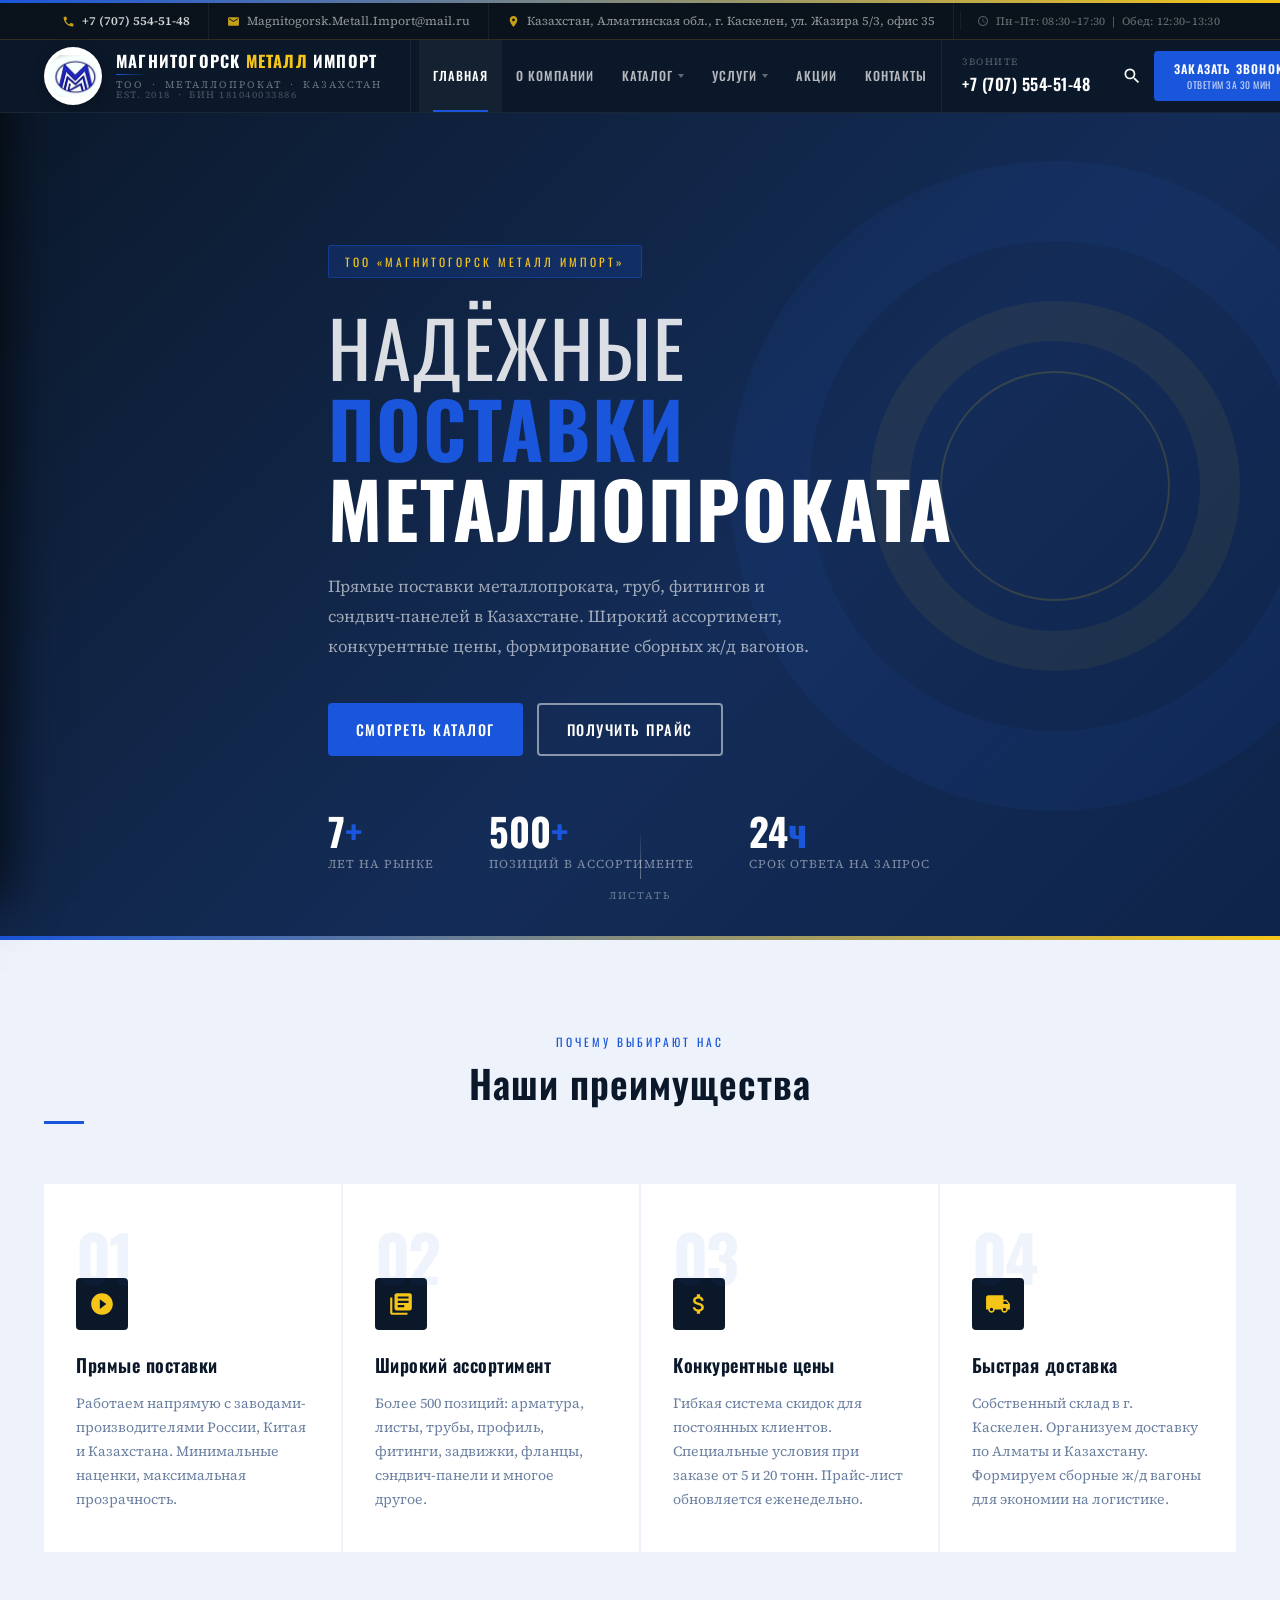
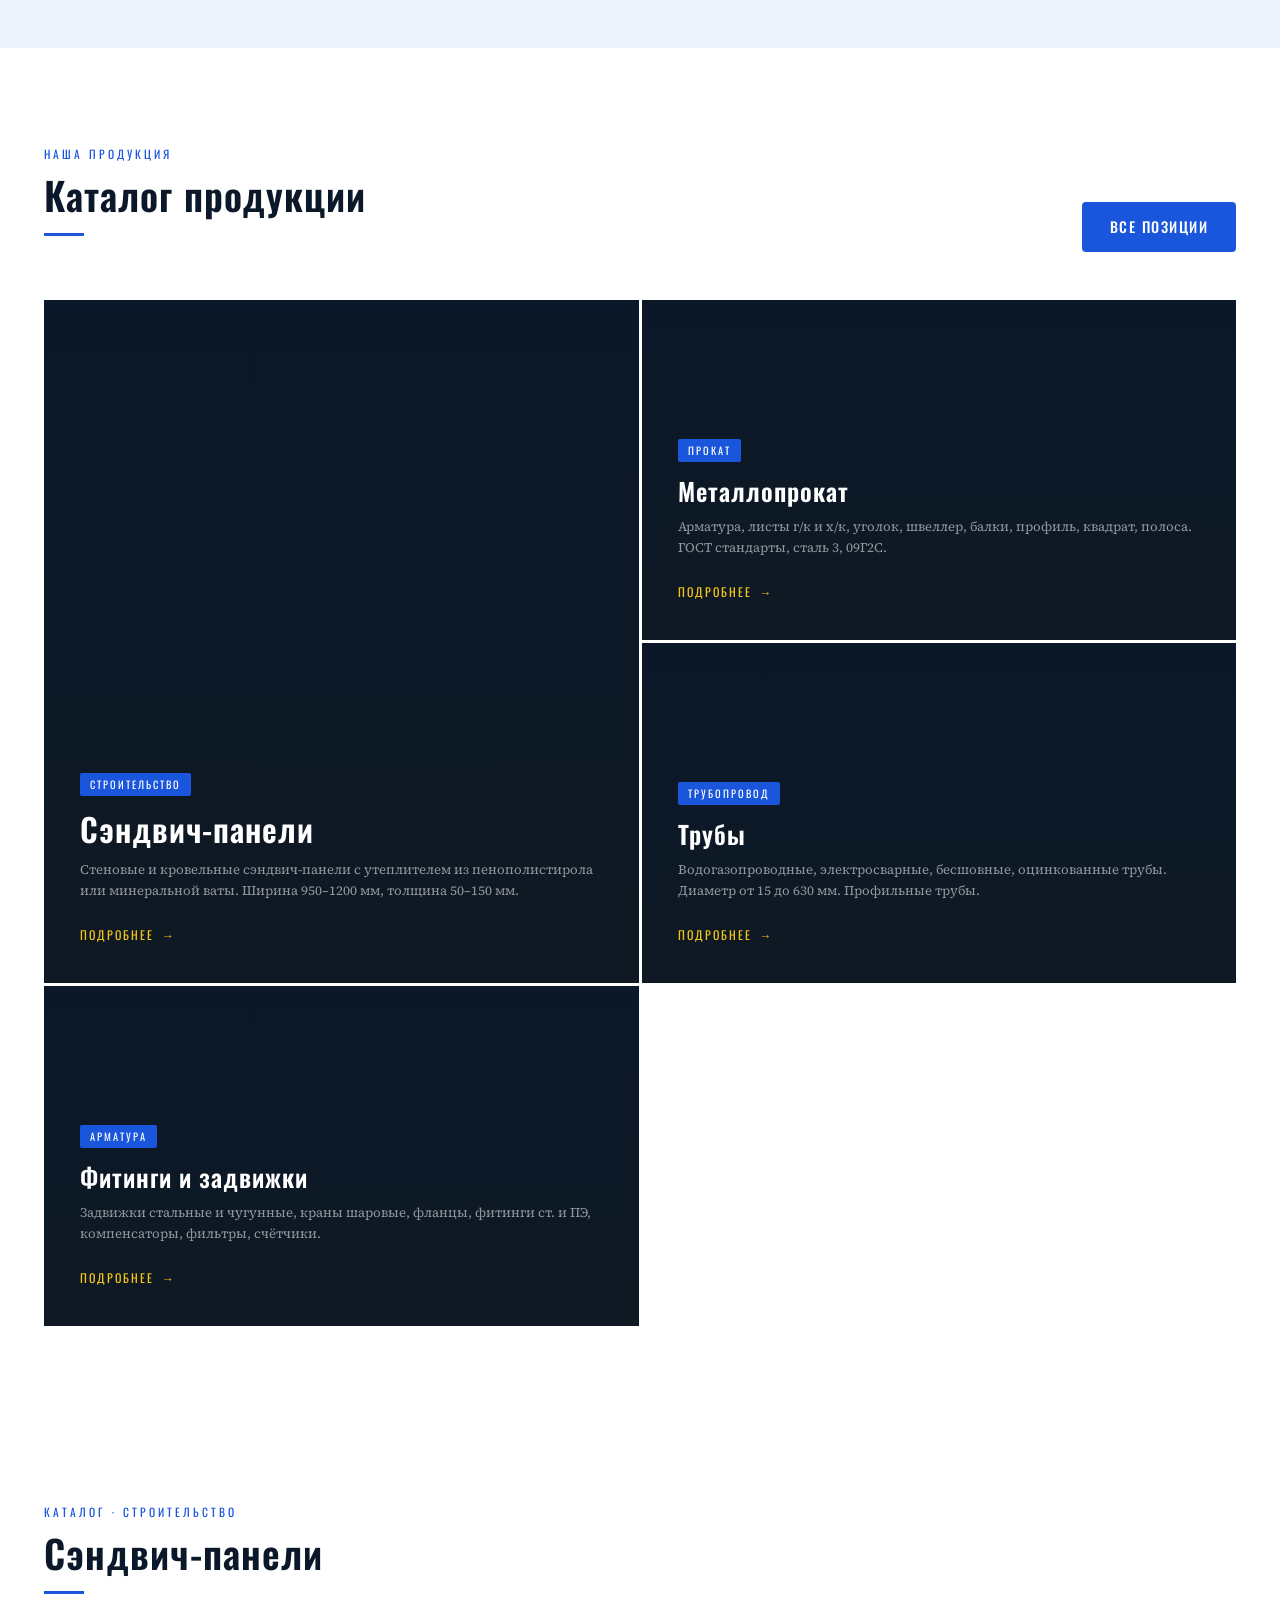
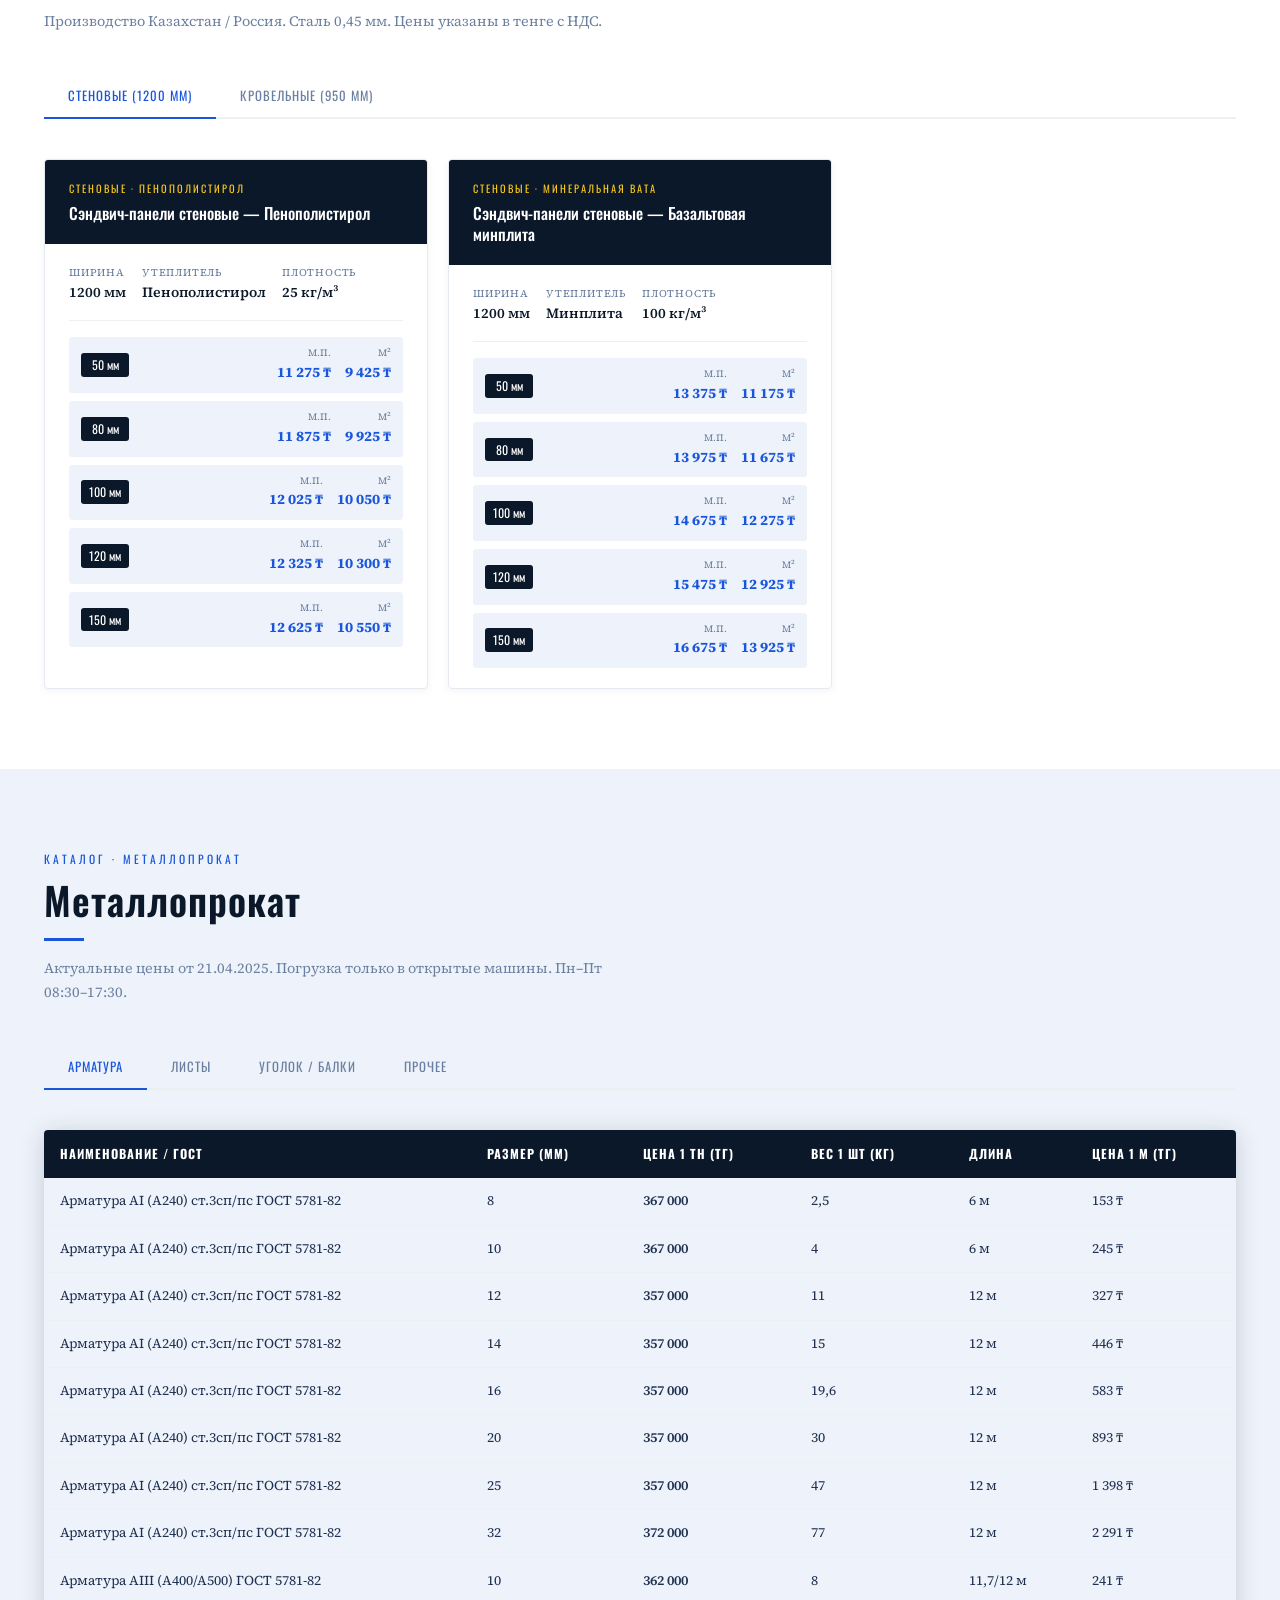
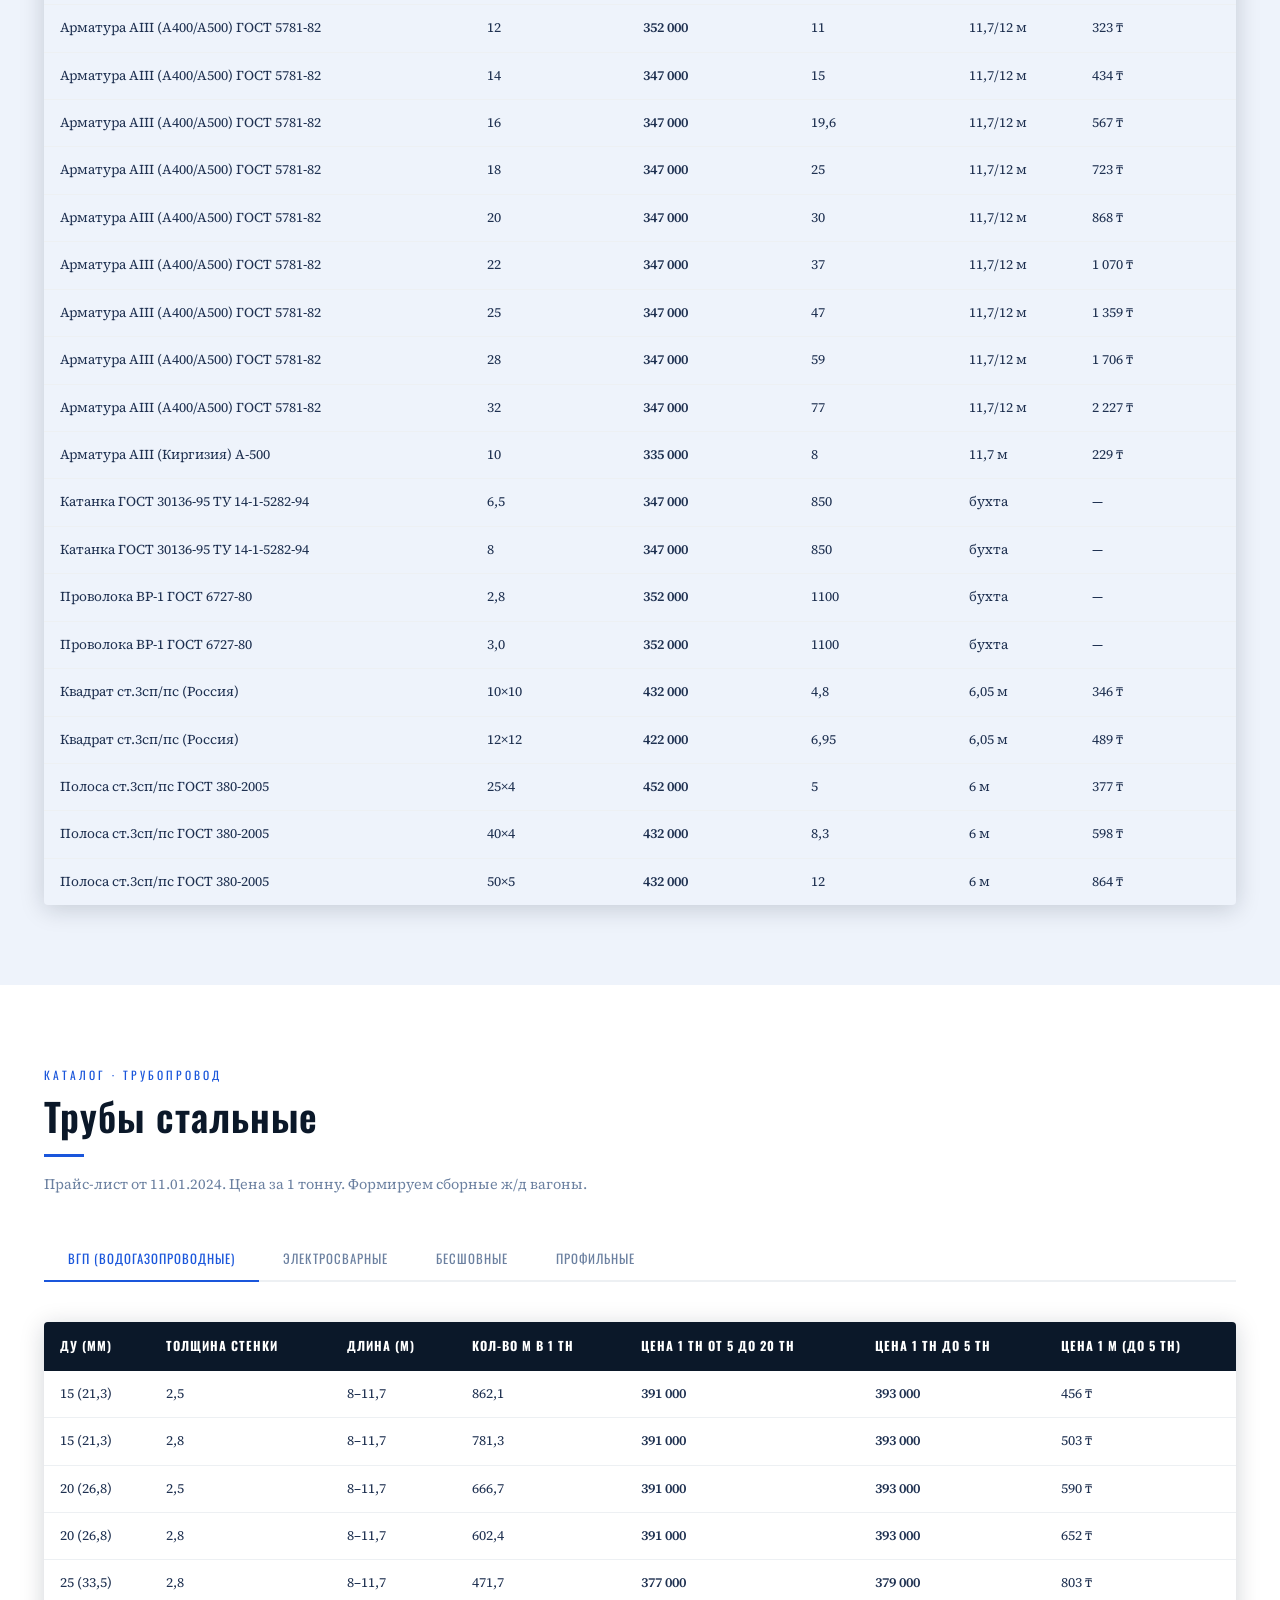
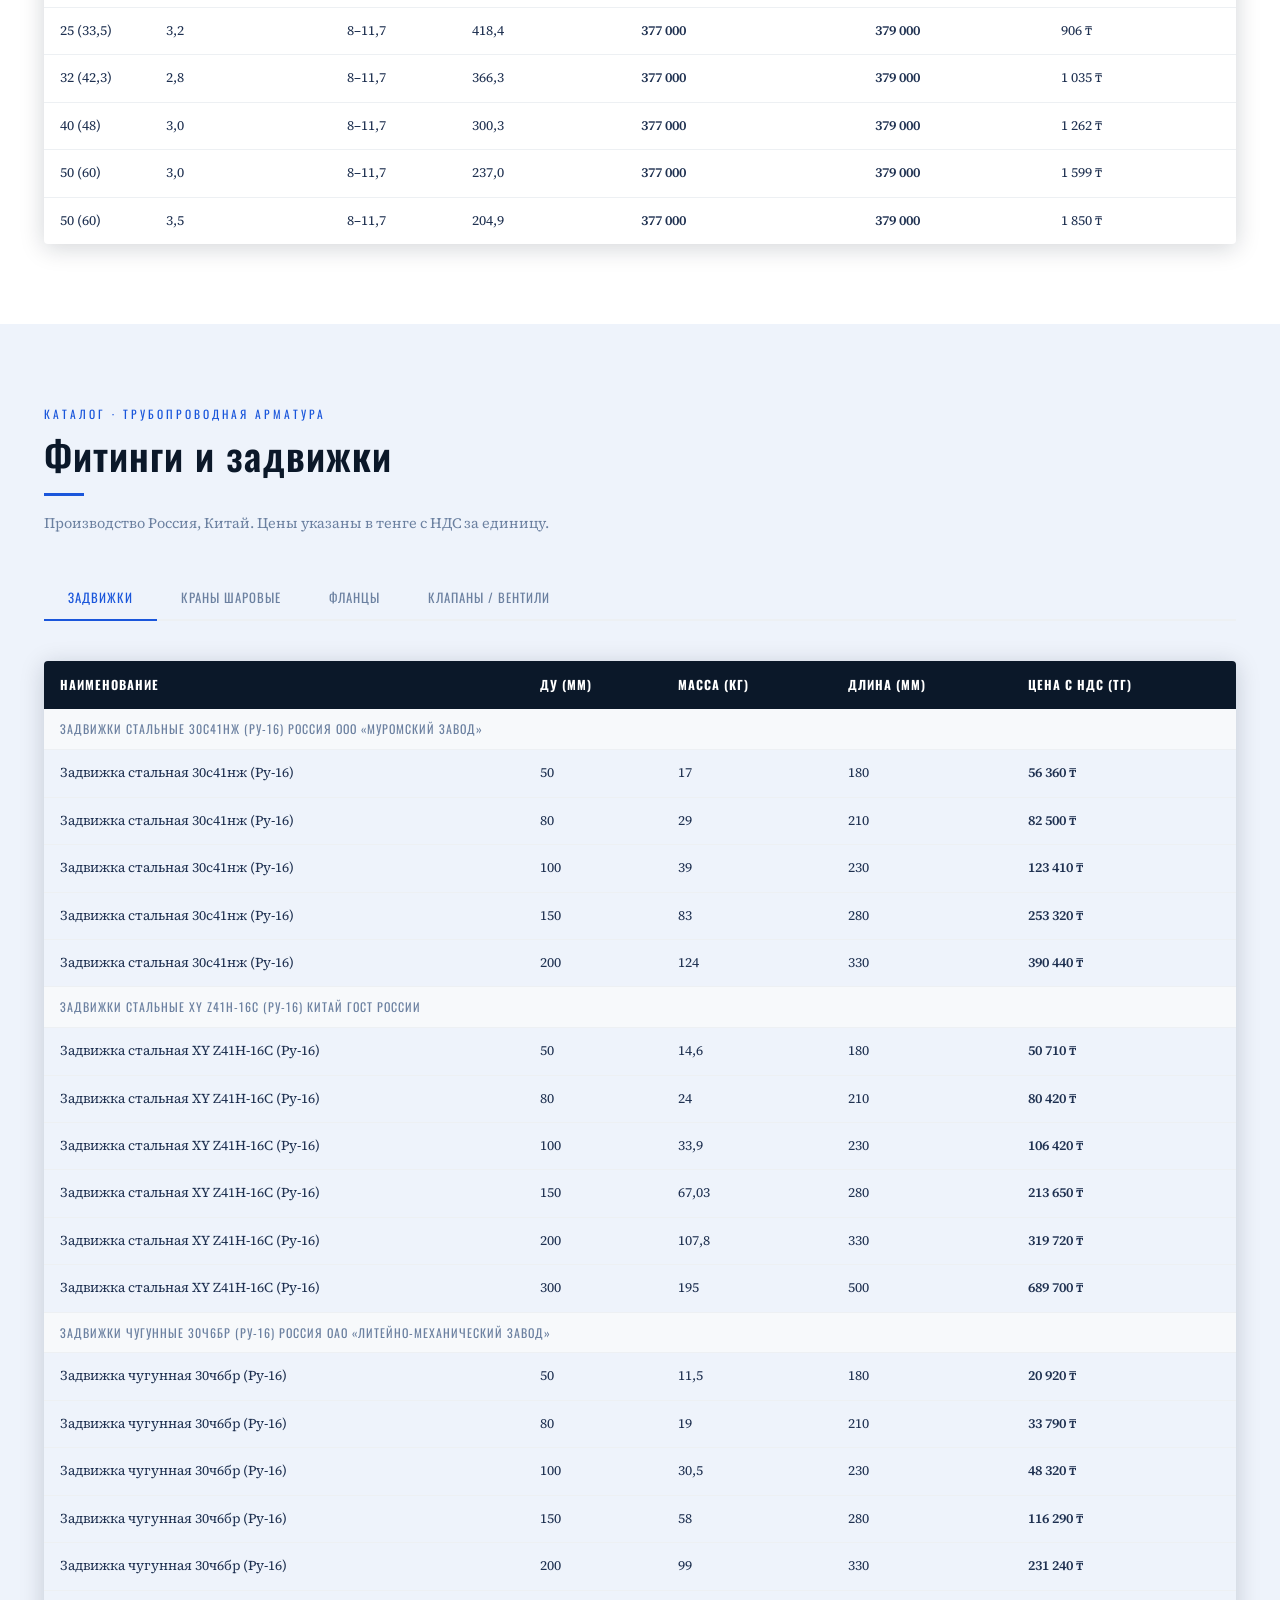
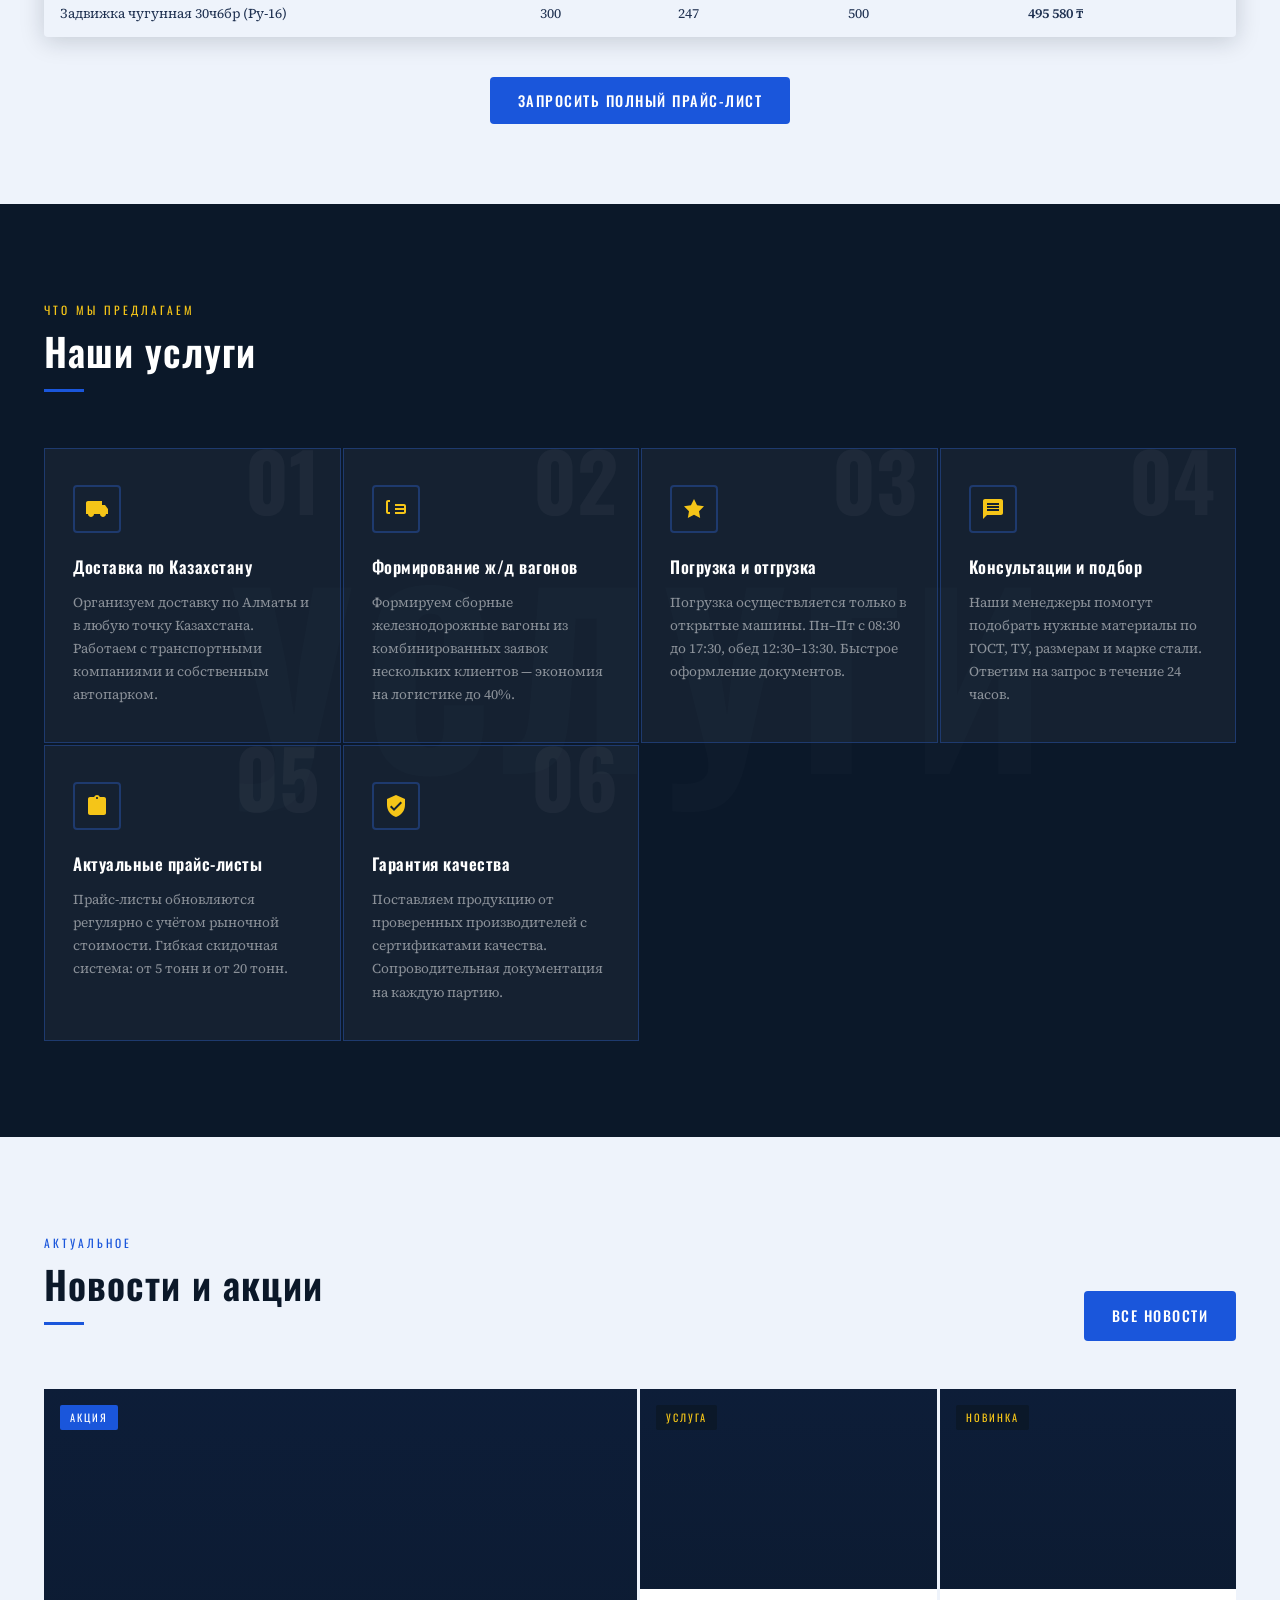
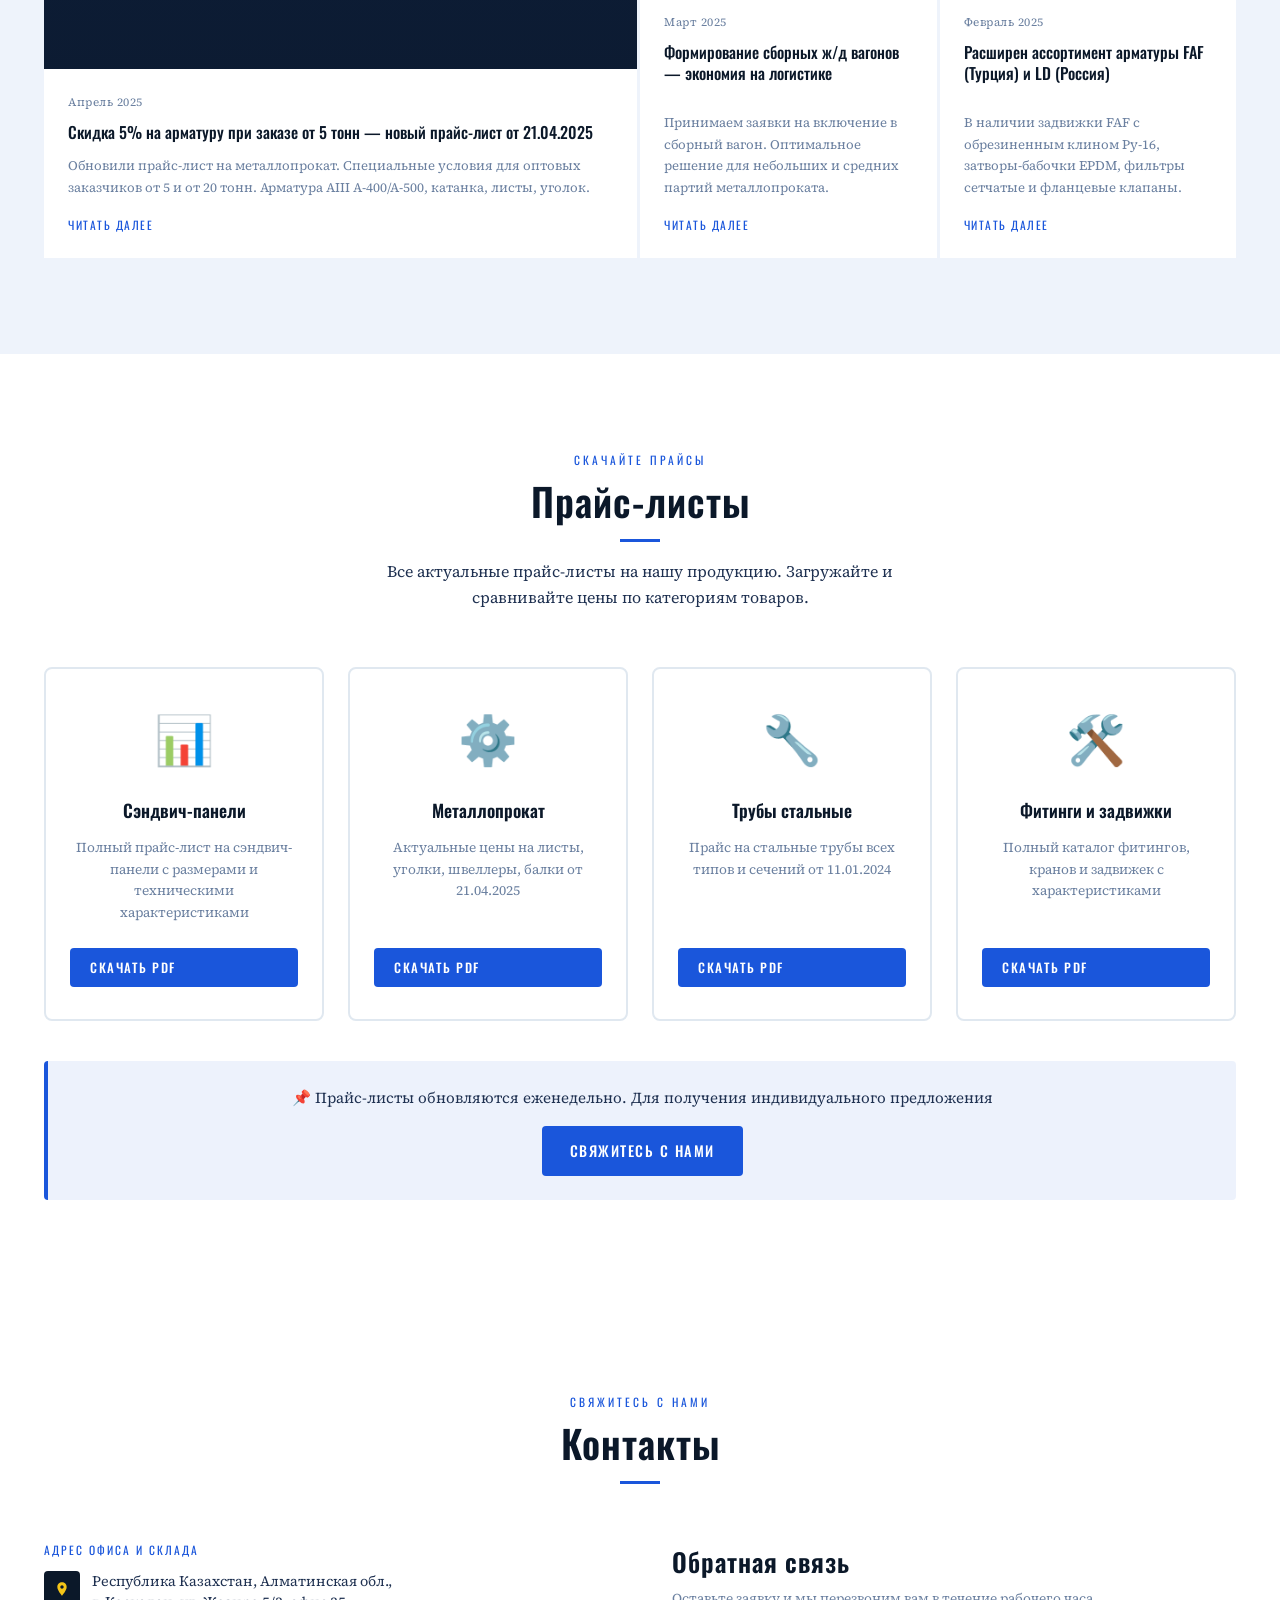
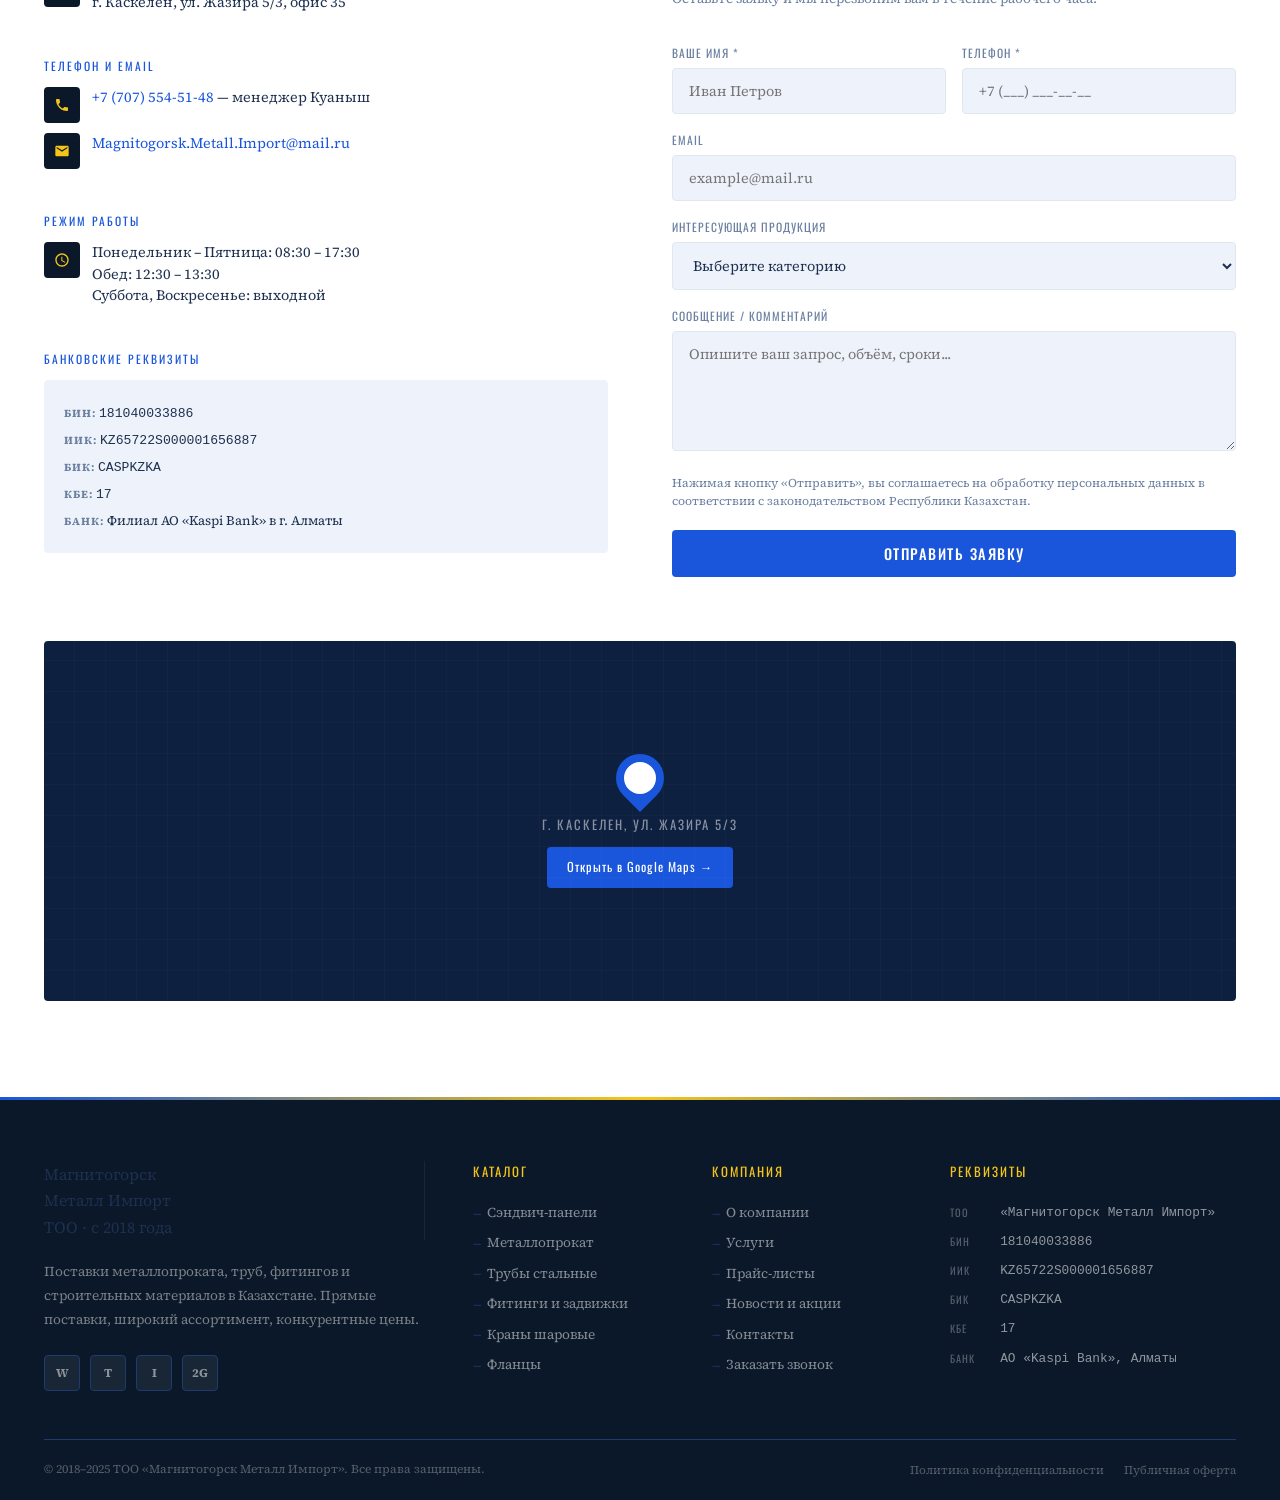
<file: index.html>
<!DOCTYPE html>
<html lang="ru">
<head>
<meta charset="UTF-8">
<meta name="viewport" content="width=device-width, initial-scale=1.0">
<meta name="description" content="Магнитогорск Металл Импорт - поставщик металлопроката, труб, фитингов, сэндвич-панелей. Прямые поставки от производителей. Работаем с Казахстаном, Алматы, Каскелен.">
<meta name="keywords" content="металлопрокат, трубы стальные, фитинги, задвижки, сэндвич-панели, арматура, листы, уголок, швеллер, балки, Казахстан, Алматы, поставки, цены">
<title>Магнитогорск Металл Импорт — Металлопрокат, Трубы, Фитинги, Сэндвич-панели</title>
<link href="https://fonts.googleapis.com/css2?family=Oswald:wght@400;500;600;700&family=Source+Serif+4:wght@300;400;600&display=swap" rel="stylesheet">
<link rel="stylesheet" href="style.css">
<script src="supabase.min.js"></script>
</head>
<body>

<!-- TOP RIBBON -->
<div class="top-ribbon" id="topRibbon">
  🔥 АКЦИЯ: Скидка 5% на арматуру при заказе от 5 тонн. Действует до 31 мая 2025.
  <button class="top-ribbon-close" onclick="document.getElementById('topRibbon').remove()">✕</button>
</div>

<!-- ===== HEADER ===== -->
<header id="mainHeader">

  <!-- ACCENT BAR TOP -->
  <div class="header-accent-bar"></div>

  <!-- TOP BAR: contacts + hours -->
  <div class="header-topbar">
    <div class="container">
      <div class="header-topbar-inner">
        <div class="topbar-contacts">
          <a href="tel:+77075545148" class="topbar-item">
            <svg viewBox="0 0 24 24"><path d="M6.62 10.79c1.44 2.83 3.76 5.14 6.59 6.59l2.2-2.2c.27-.27.67-.36 1.02-.24 1.12.37 2.33.57 3.57.57.55 0 1 .45 1 1V20c0 .55-.45 1-1 1-9.39 0-17-7.61-17-17 0-.55.45-1 1-1h3.5c.55 0 1 .45 1 1 0 1.25.2 2.45.57 3.57.11.35.03.74-.25 1.02l-2.2 2.2z"/></svg>
            <strong>+7 (707) 554-51-48</strong>
          </a>
          <a href="mailto:Magnitogorsk.Metall.Import@mail.ru" class="topbar-item">
            <svg viewBox="0 0 24 24"><path d="M20 4H4c-1.1 0-1.99.9-1.99 2L2 18c0 1.1.9 2 2 2h16c1.1 0 2-.9 2-2V6c0-1.1-.9-2-2-2zm0 4l-8 5-8-5V6l8 5 8-5v2z"/></svg>
            Magnitogorsk.Metall.Import@mail.ru
          </a>
          <a href="#contacts" class="topbar-item">
            <svg viewBox="0 0 24 24"><path d="M12 2C8.13 2 5 5.13 5 9c0 5.25 7 13 7 13s7-7.75 7-13c0-3.87-3.13-7-7-7zm0 9.5c-1.38 0-2.5-1.12-2.5-2.5s1.12-2.5 2.5-2.5 2.5 1.12 2.5 2.5-1.12 2.5-2.5 2.5z"/></svg>
            Казахстан, Алматинская обл., г. Каскелен, ул. Жазира 5/3, офис 35
          </a>
        </div>
        <div class="topbar-right">
          <div class="topbar-hours">
            <svg viewBox="0 0 24 24"><path d="M11.99 2C6.47 2 2 6.48 2 12s4.47 10 9.99 10C17.52 22 22 17.52 22 12S17.52 2 11.99 2zM12 20c-4.42 0-8-3.58-8-8s3.58-8 8-8 8 3.58 8 8-3.58 8-8 8zm.5-13H11v6l5.25 3.15.75-1.23-4.5-2.67V7z"/></svg>
            Пн–Пт: 08:30–17:30 &nbsp;|&nbsp; Обед: 12:30–13:30
          </div>
        </div>
      </div>
    </div>
  </div>

  <!-- MAIN NAV ROW -->
  <div class="header-main">
    <div class="container">
      <div class="header-main-inner">

        <!-- LOGO -->
        <a href="#hero" class="logo" aria-label="Магнитогорск Металл Импорт — на главную">
          <img src="[data-uri]" alt="ММИ логотип" class="logo-img">
          <div class="logo-text-block">
            <span class="logo-company">Магнитогорск&nbsp;<em>Металл</em>&nbsp;Импорт</span>
            <div class="logo-divider"></div>
            <span class="logo-type">ТОО &nbsp;·&nbsp; Металлопрокат &nbsp;·&nbsp; Казахстан</span>
            <span class="logo-since">Est. 2018 &nbsp;·&nbsp; БИН 181040033886</span>
          </div>
        </a>

        <!-- DESKTOP NAV -->
        <nav class="main-nav" aria-label="Основное меню">
          <ul class="nav-list">
            <li class="nav-item">
              <a href="#hero" class="nav-link">Главная</a>
            </li>
            <li class="nav-item">
              <a href="#advantages" class="nav-link">О компании</a>
            </li>
            <li class="nav-item">
              <a href="#catalog" class="nav-link">
                Каталог <span class="nav-arrow"></span>
              </a>
              <div class="dropdown" role="menu">
                <div class="dropdown-header">Продукция</div>
                <a href="#sandvich" role="menuitem">Сэндвич-панели</a>
                <a href="#metal" role="menuitem">Металлопрокат</a>
                <a href="#pipes" role="menuitem">Трубы стальные</a>
                <a href="#fittings" role="menuitem">Фитинги и задвижки</a>
              </div>
            </li>
            <li class="nav-item">
              <a href="#services" class="nav-link">
                Услуги <span class="nav-arrow"></span>
              </a>
              <div class="dropdown" role="menu">
                <div class="dropdown-header">Что мы делаем</div>
                <a href="#services" role="menuitem">Погрузка и отгрузка</a>
                <a href="#services" role="menuitem">Доставка по Казахстану</a>
                <a href="#services" role="menuitem">Сборные ж/д вагоны</a>
                <a href="#services" role="menuitem">Консультации и подбор</a>
              </div>
            </li>
            <li class="nav-item">
              <a href="#news" class="nav-link">Акции</a>
            </li>
            <li class="nav-item">
              <a href="#contacts" class="nav-link">Контакты</a>
            </li>
          </ul>
        </nav>

        <!-- CTA BLOCK -->
        <div class="header-cta-block">
          <div class="header-phone-block">
            <span class="header-phone-label">Звоните</span>
            <a href="tel:+77075545148" class="header-phone-num">+7 (707) 554-51-48</a>
          </div>
          <button class="search-btn" onclick="openSearchModal()" aria-label="Поиск" title="Поиск по каталогу">
            <svg viewBox="0 0 24 24" width="20" height="20" fill="currentColor">
              <path d="M15.5 14h-.79l-.28-.27A6.471 6.471 0 0 0 16 9.5 6.5 6.5 0 1 0 9.5 16c1.61 0 3.09-.59 4.23-1.57l.27.28v.79l5 4.99L20.49 19l-4.99-5zm-6 0C7.01 14 5 11.99 5 9.5S7.01 5 9.5 5 14 7.01 14 9.5 11.99 14 9.5 14z"/>
            </svg>
          </button>
          <div class="header-btn-wrap">
            <button class="btn-callback" onclick="openModal()" aria-label="Заказать обратный звонок">
              Заказать звонок
              <span>Ответим за 30 мин</span>
            </button>
          </div>
          <button class="burger" id="burgerBtn" aria-label="Открыть меню" onclick="toggleMobileNav()">
            <span></span><span></span><span></span>
          </button>
        </div>

      </div>
    </div>
  </div>

</header>

<!-- ===== MOBILE NAV OVERLAY ===== -->
<div class="mobile-nav-overlay" id="mobileNavOverlay" onclick="toggleMobileNav()"></div>

<!-- ===== MOBILE NAV DRAWER (slides from LEFT, styled like header) ===== -->
<nav class="mobile-nav" id="mobileNav" aria-label="Мобильное меню">

  <!-- Header strip — mirrors desktop header -->
  <div class="mobile-nav-head">
    <a href="#hero" onclick="toggleMobileNav()" style="display:flex;align-items:center;gap:10px;text-decoration:none;min-width:0;overflow:hidden">
      <img src="[data-uri]" alt="ММИ" style="width:38px;height:38px;object-fit:contain;background:white;border-radius:50%;padding:3px;flex-shrink:0;box-shadow:0 2px 8px rgba(0,0,0,0.4)">
      <div style="min-width:0">
        <div style="font-family:var(--font-display);font-size:0.75rem;font-weight:700;color:#fff;letter-spacing:0.8px;text-transform:uppercase;line-height:1.3;white-space:nowrap;overflow:hidden;text-overflow:ellipsis">Магнитогорск <span style="color:var(--gold)">Металл</span></div>
        <div style="font-size:0.56rem;color:rgba(255,255,255,0.32);letter-spacing:1.5px;text-transform:uppercase;margin-top:1px">ТОО · Казахстан · Est.2018</div>
      </div>
    </a>
    <button class="mobile-nav-close" onclick="toggleMobileNav()" aria-label="Закрыть">✕</button>
  </div>

  <!-- Contacts bar — mirrors topbar exactly -->
  <div class="mnav-contacts-bar">
    <a href="tel:+77075545148">
      <svg viewBox="0 0 24 24"><path d="M6.62 10.79c1.44 2.83 3.76 5.14 6.59 6.59l2.2-2.2c.27-.27.67-.36 1.02-.24 1.12.37 2.33.57 3.57.57.55 0 1 .45 1 1V20c0 .55-.45 1-1 1-9.39 0-17-7.61-17-17 0-.55.45-1 1-1h3.5c.55 0 1 .45 1 1 0 1.25.2 2.45.57 3.57.11.35.03.74-.25 1.02l-2.2 2.2z"/></svg>
      <strong>+7 (707) 554-51-48</strong>
    </a>
    <a href="mailto:Magnitogorsk.Metall.Import@mail.ru">
      <svg viewBox="0 0 24 24"><path d="M20 4H4c-1.1 0-1.99.9-1.99 2L2 18c0 1.1.9 2 2 2h16c1.1 0 2-.9 2-2V6c0-1.1-.9-2-2-2zm0 4l-8 5-8-5V6l8 5 8-5v2z"/></svg>
      Magnitogorsk.Metall.Import@mail.ru
    </a>
    <a href="#contacts" onclick="toggleMobileNav()">
      <svg viewBox="0 0 24 24"><path d="M12 2C8.13 2 5 5.13 5 9c0 5.25 7 13 7 13s7-7.75 7-13c0-3.87-3.13-7-7-7zm0 9.5c-1.38 0-2.5-1.12-2.5-2.5s1.12-2.5 2.5-2.5 2.5 1.12 2.5 2.5-1.12 2.5-2.5 2.5z"/></svg>
      г. Каскелен, ул. Жазира 5/3
    </a>
  </div>
  <div class="mnav-hours">
    <svg viewBox="0 0 24 24"><path d="M11.99 2C6.47 2 2 6.48 2 12s4.47 10 9.99 10C17.52 22 22 17.52 22 12S17.52 2 11.99 2zM12 20c-4.42 0-8-3.58-8-8s3.58-8 8-8 8 3.58 8 8-3.58 8-8 8zm.5-13H11v6l5.25 3.15.75-1.23-4.5-2.67V7z"/></svg>
    Пн–Пт: 08:30–17:30 &nbsp;|&nbsp; Обед: 12:30–13:30
  </div>

  <!-- Navigation links -->
  <div class="mobile-nav-links">
    <a href="#hero" onclick="toggleMobileNav()">
      <span class="mnav-icon"><svg viewBox="0 0 24 24"><path d="M10 20v-6h4v6h5v-8h3L12 3 2 12h3v8z"/></svg></span>
      Главная
    </a>
    <a href="#advantages" onclick="toggleMobileNav()">
      <span class="mnav-icon"><svg viewBox="0 0 24 24"><path d="M12 2C6.48 2 2 6.48 2 12s4.48 10 10 10 10-4.48 10-10S17.52 2 12 2zm-2 14.5v-9l6 4.5-6 4.5z"/></svg></span>
      О компании
    </a>
    <div class="mnav-section-label">📦 Каталог продукции</div>
    <a href="#sandvich" class="sub" onclick="toggleMobileNav()">Сэндвич-панели</a>
    <a href="#metal" class="sub" onclick="toggleMobileNav()">Металлопрокат</a>
    <a href="#pipes" class="sub" onclick="toggleMobileNav()">Трубы стальные</a>
    <a href="#fittings" class="sub" onclick="toggleMobileNav()">Фитинги и задвижки</a>
    <a href="#services" onclick="toggleMobileNav()">
      <span class="mnav-icon"><svg viewBox="0 0 24 24"><path d="M20 8h-3V4H3c-1.1 0-2 .9-2 2v11h2c0 1.66 1.34 3 3 3s3-1.34 3-3h6c0 1.66 1.34 3 3 3s3-1.34 3-3h2v-5l-3-4z"/></svg></span>
      Услуги
    </a>
    <a href="#news" onclick="toggleMobileNav()">
      <span class="mnav-icon"><svg viewBox="0 0 24 24"><path d="M12 1L3 5v6c0 5.55 3.84 10.74 9 12 5.16-1.26 9-6.45 9-12V5l-9-4z"/></svg></span>
      Новости и акции
    </a>
    <a href="#price-lists" onclick="toggleMobileNav()">
      <span class="mnav-icon"><svg viewBox="0 0 24 24"><path d="M14 2H6a2 2 0 0 0-2 2v16a2 2 0 0 0 2 2h12a2 2 0 0 0 2-2V8l-6-6z"/></svg></span>
      Прайс-листы
    </a>
    <a href="#contacts" onclick="toggleMobileNav()">
      <span class="mnav-icon"><svg viewBox="0 0 24 24"><path d="M12 2C8.13 2 5 5.13 5 9c0 5.25 7 13 7 13s7-7.75 7-13c0-3.87-3.13-7-7-7zm0 9.5c-1.38 0-2.5-1.12-2.5-2.5s1.12-2.5 2.5-2.5 2.5 1.12 2.5 2.5-1.12 2.5-2.5 2.5z"/></svg></span>
      Контакты
    </a>
  </div>

  <div class="mobile-nav-footer">
    <button class="btn btn-primary" onclick="toggleMobileNav(); openModal();" style="width:100%;justify-content:center">Заказать звонок</button>
  </div>

</nav>

<!-- ===== HERO ===== -->
<section id="hero">
  <div class="hero-bg"></div>
  <div class="hero-geometric"></div>
  <div class="container">
    <div class="hero-content">
      <div class="hero-eyebrow">
        <span>ТОО «Магнитогорск Металл Импорт»</span>
      </div>
      <h1 class="hero-title">
        <span class="thin">Надёжные</span>
        <span class="accent">поставки</span>
        металлопроката
      </h1>
      <p class="hero-desc">
        Прямые поставки металлопроката, труб, фитингов и сэндвич-панелей в Казахстане. Широкий ассортимент, конкурентные цены, формирование сборных ж/д вагонов.
      </p>
      <div class="hero-actions">
        <a href="#catalog" class="btn btn-primary">Смотреть каталог</a>
        <a href="#contacts" class="btn btn-outline">Получить прайс</a>
      </div>
      <div class="hero-stats">
        <div class="hero-stat">
          <div class="hero-stat-num">7<span>+</span></div>
          <div class="hero-stat-label">Лет на рынке</div>
        </div>
        <div class="hero-stat">
          <div class="hero-stat-num">500<span>+</span></div>
          <div class="hero-stat-label">Позиций в ассортименте</div>
        </div>
        <div class="hero-stat">
          <div class="hero-stat-num">24<span>ч</span></div>
          <div class="hero-stat-label">Срок ответа на запрос</div>
        </div>
      </div>
    </div>
  </div>
  <div class="hero-scroll">Листать</div>
</section>

<!-- ===== ADVANTAGES ===== -->
<section id="advantages" aria-labelledby="adv-title">
  <div class="container">
    <div class="advantages-header fade-in">
      <div class="section-label">Почему выбирают нас</div>
      <h2 class="section-title" id="adv-title">Наши преимущества</h2>
      <div class="divider"></div>
    </div>
    <div class="advantages-grid">
      <article class="advantage-card fade-in">
        <div class="advantage-num">01</div>
        <div class="advantage-icon">
          <svg viewBox="0 0 24 24"><path d="M12 2C6.48 2 2 6.48 2 12s4.48 10 10 10 10-4.48 10-10S17.52 2 12 2zm-2 14.5v-9l6 4.5-6 4.5z"/></svg>
        </div>
        <div class="advantage-title">Прямые поставки</div>
        <p class="advantage-text">Работаем напрямую с заводами-производителями России, Китая и Казахстана. Минимальные наценки, максимальная прозрачность.</p>
      </article>
      <article class="advantage-card fade-in">
        <div class="advantage-num">02</div>
        <div class="advantage-icon">
          <svg viewBox="0 0 24 24"><path d="M4 6H2v14c0 1.1.9 2 2 2h14v-2H4V6zm16-4H8c-1.1 0-2 .9-2 2v12c0 1.1.9 2 2 2h12c1.1 0 2-.9 2-2V4c0-1.1-.9-2-2-2zm-1 9H9V9h10v2zm-4 4H9v-2h6v2zm4-8H9V5h10v2z"/></svg>
        </div>
        <div class="advantage-title">Широкий ассортимент</div>
        <p class="advantage-text">Более 500 позиций: арматура, листы, трубы, профиль, фитинги, задвижки, фланцы, сэндвич-панели и многое другое.</p>
      </article>
      <article class="advantage-card fade-in">
        <div class="advantage-num">03</div>
        <div class="advantage-icon">
          <svg viewBox="0 0 24 24"><path d="M11.8 10.9c-2.27-.59-3-1.2-3-2.15 0-1.09 1.01-1.85 2.7-1.85 1.78 0 2.44.85 2.5 2.1h2.21c-.07-1.72-1.12-3.3-3.21-3.81V3h-3v2.16c-1.94.42-3.5 1.68-3.5 3.61 0 2.31 1.91 3.46 4.7 4.13 2.5.6 3 1.48 3 2.41 0 .69-.49 1.79-2.7 1.79-2.06 0-2.87-.92-2.98-2.1h-2.2c.12 2.19 1.76 3.42 3.68 3.83V21h3v-2.15c1.95-.37 3.5-1.5 3.5-3.55 0-2.84-2.43-3.81-4.7-4.4z"/></svg>
        </div>
        <div class="advantage-title">Конкурентные цены</div>
        <p class="advantage-text">Гибкая система скидок для постоянных клиентов. Специальные условия при заказе от 5 и 20 тонн. Прайс-лист обновляется еженедельно.</p>
      </article>
      <article class="advantage-card fade-in">
        <div class="advantage-num">04</div>
        <div class="advantage-icon">
          <svg viewBox="0 0 24 24"><path d="M20 8h-3V4H3c-1.1 0-2 .9-2 2v11h2c0 1.66 1.34 3 3 3s3-1.34 3-3h6c0 1.66 1.34 3 3 3s3-1.34 3-3h2v-5l-3-4zM6 18.5c-.83 0-1.5-.67-1.5-1.5s.67-1.5 1.5-1.5 1.5.67 1.5 1.5-.67 1.5-1.5 1.5zm13.5-9l1.96 2.5H17V9.5h2.5zm-1.5 9c-.83 0-1.5-.67-1.5-1.5s.67-1.5 1.5-1.5 1.5.67 1.5 1.5-.67 1.5-1.5 1.5z"/></svg>
        </div>
        <div class="advantage-title">Быстрая доставка</div>
        <p class="advantage-text">Собственный склад в г. Каскелен. Организуем доставку по Алматы и Казахстану. Формируем сборные ж/д вагоны для экономии на логистике.</p>
      </article>
    </div>
  </div>
</section>

<!-- ===== CATALOG OVERVIEW ===== -->
<section id="catalog" aria-labelledby="cat-title">
  <div class="container">
    <div class="catalog-header fade-in">
      <div>
        <div class="section-label">Наша продукция</div>
        <h2 class="section-title" id="cat-title">Каталог продукции</h2>
        <div class="divider"></div>
      </div>
      <a href="#sandvich" class="btn btn-primary">Все позиции</a>
    </div>
    <div class="catalog-grid fade-in">
      <a href="#sandvich" class="cat-card" title="Купить сэндвич-панели в Казахстане - стеновые и кровельные панели" data-keywords="сэндвич-панели, стеновые панели, кровельные панели, утеплитель, пенополистирол, минеральная вата, панели 1200 мм">
        <div class="cat-bg cat-bg-panels" role="img" aria-label="Сэндвич-панели стеновые и кровельные с утеплителем"></div>
        <div class="cat-overlay"></div>
        <div class="cat-content">
          <span class="cat-badge">Строительство</span>
          <div class="cat-title">Сэндвич-панели</div>
          <p class="cat-desc">Стеновые и кровельные сэндвич-панели с утеплителем из пенополистирола или минеральной ваты. Ширина 950–1200 мм, толщина 50–150 мм.</p>
          <span class="cat-link">Подробнее</span>
        </div>
      </a>
      <a href="#metal" class="cat-card" title="Купить металлопрокат в Казахстане - арматура, листы, уголок, швеллер" data-keywords="металлопрокат, арматура, листы, уголок, швеллер, балки, сталь, ГОСТ, Казахстан">
        <div class="cat-bg cat-bg-metal" role="img" aria-label="Металлопрокат: арматура, листы г/к и х/к, балки, профиль"></div>
        <div class="cat-overlay"></div>
        <div class="cat-content">
          <span class="cat-badge">Прокат</span>
          <div class="cat-title">Металлопрокат</div>
          <p class="cat-desc">Арматура, листы г/к и х/к, уголок, швеллер, балки, профиль, квадрат, полоса. ГОСТ стандарты, сталь 3, 09Г2С.</p>
          <span class="cat-link">Подробнее</span>
        </div>
      </a>
      <a href="#pipes" class="cat-card" title="Купить трубы стальные в Казахстане - ВГП, электросварные, бесшовные трубы" data-keywords="трубы, ВГП, электросварные трубы, бесшовные трубы, оцинкованные трубы, профильные трубы, трубопровод">
        <div class="cat-bg cat-bg-pipes" role="img" aria-label="Трубы стальные: водогазопроводные, электросварные, бесшовные, профильные"></div>
        <div class="cat-overlay"></div>
        <div class="cat-content">
          <span class="cat-badge">Трубопровод</span>
          <div class="cat-title">Трубы</div>
          <p class="cat-desc">Водогазопроводные, электросварные, бесшовные, оцинкованные трубы. Диаметр от 15 до 630 мм. Профильные трубы.</p>
          <span class="cat-link">Подробнее</span>
        </div>
      </a>
      <a href="#fittings" class="cat-card" title="Купить фитинги и задвижки в Казахстане - краны, фланцы, клапаны" data-keywords="фитинги, задвижки, краны шаровые, фланцы, клапаны, вентили, компенсаторы, трубопроводная арматура">
        <div class="cat-bg cat-bg-fittings" role="img" aria-label="Фитинги и задвижки: задвижки, краны шаровые, фланцы, клапаны"></div>
        <div class="cat-overlay"></div>
        <div class="cat-content">
          <span class="cat-badge">Арматура</span>
          <div class="cat-title">Фитинги и задвижки</div>
          <p class="cat-desc">Задвижки стальные и чугунные, краны шаровые, фланцы, фитинги ст. и ПЭ, компенсаторы, фильтры, счётчики.</p>
          <span class="cat-link">Подробнее</span>
        </div>
      </a>
    </div>
  </div>
</section>

<!-- ===== SANDVICH PANELS SECTION ===== -->
<section id="sandvich" class="products-section" aria-labelledby="sandvich-title">
  <div class="container">
    <div class="products-section-header fade-in">
      <div class="section-label">Каталог · Строительство</div>
      <h2 class="section-title" id="sandvich-title">Сэндвич-панели</h2>
      <div class="divider"></div>
      <p style="color:var(--muted);font-size:0.9rem;margin-top:12px;max-width:600px;">Производство Казахстан / Россия. Сталь 0,45 мм. Цены указаны в тенге с НДС.</p>
    </div>
    <div class="tabs">
      <div class="tab-buttons">
        <button class="tab-btn active" onclick="switchTab(this,'tab-wall')">Стеновые (1200 мм)</button>
        <button class="tab-btn" onclick="switchTab(this,'tab-roof')">Кровельные (950 мм)</button>
      </div>
      <div id="tab-wall" class="tab-panel active">
        <div class="product-cards">
          <div class="product-card fade-in">
            <div class="product-card-head">
              <div class="product-card-type">Стеновые · Пенополистирол</div>
              <div class="product-card-title">Сэндвич-панели стеновые — Пенополистирол</div>
            </div>
            <div class="product-card-body">
              <div class="product-specs-row">
                <div class="spec-item"><div class="spec-label">Ширина</div><div class="spec-val">1200 мм</div></div>
                <div class="spec-item"><div class="spec-label">Утеплитель</div><div class="spec-val">Пенополистирол</div></div>
                <div class="spec-item"><div class="spec-label">Плотность</div><div class="spec-val">25 кг/м³</div></div>
              </div>
              <div class="price-rows">
                <div class="price-row"><span class="thickness-tag">50 мм</span><div class="price-cols"><div class="price-col"><div class="p-unit">м.п.</div><div class="p-val">11 275 ₸</div></div><div class="price-col"><div class="p-unit">м²</div><div class="p-val">9 425 ₸</div></div></div></div>
                <div class="price-row"><span class="thickness-tag">80 мм</span><div class="price-cols"><div class="price-col"><div class="p-unit">м.п.</div><div class="p-val">11 875 ₸</div></div><div class="price-col"><div class="p-unit">м²</div><div class="p-val">9 925 ₸</div></div></div></div>
                <div class="price-row"><span class="thickness-tag">100 мм</span><div class="price-cols"><div class="price-col"><div class="p-unit">м.п.</div><div class="p-val">12 025 ₸</div></div><div class="price-col"><div class="p-unit">м²</div><div class="p-val">10 050 ₸</div></div></div></div>
                <div class="price-row"><span class="thickness-tag">120 мм</span><div class="price-cols"><div class="price-col"><div class="p-unit">м.п.</div><div class="p-val">12 325 ₸</div></div><div class="price-col"><div class="p-unit">м²</div><div class="p-val">10 300 ₸</div></div></div></div>
                <div class="price-row"><span class="thickness-tag">150 мм</span><div class="price-cols"><div class="price-col"><div class="p-unit">м.п.</div><div class="p-val">12 625 ₸</div></div><div class="price-col"><div class="p-unit">м²</div><div class="p-val">10 550 ₸</div></div></div></div>
              </div>
            </div>
          </div>
          <div class="product-card fade-in">
            <div class="product-card-head">
              <div class="product-card-type">Стеновые · Минеральная вата</div>
              <div class="product-card-title">Сэндвич-панели стеновые — Базальтовая минплита</div>
            </div>
            <div class="product-card-body">
              <div class="product-specs-row">
                <div class="spec-item"><div class="spec-label">Ширина</div><div class="spec-val">1200 мм</div></div>
                <div class="spec-item"><div class="spec-label">Утеплитель</div><div class="spec-val">Минплита</div></div>
                <div class="spec-item"><div class="spec-label">Плотность</div><div class="spec-val">100 кг/м³</div></div>
              </div>
              <div class="price-rows">
                <div class="price-row"><span class="thickness-tag">50 мм</span><div class="price-cols"><div class="price-col"><div class="p-unit">м.п.</div><div class="p-val">13 375 ₸</div></div><div class="price-col"><div class="p-unit">м²</div><div class="p-val">11 175 ₸</div></div></div></div>
                <div class="price-row"><span class="thickness-tag">80 мм</span><div class="price-cols"><div class="price-col"><div class="p-unit">м.п.</div><div class="p-val">13 975 ₸</div></div><div class="price-col"><div class="p-unit">м²</div><div class="p-val">11 675 ₸</div></div></div></div>
                <div class="price-row"><span class="thickness-tag">100 мм</span><div class="price-cols"><div class="price-col"><div class="p-unit">м.п.</div><div class="p-val">14 675 ₸</div></div><div class="price-col"><div class="p-unit">м²</div><div class="p-val">12 275 ₸</div></div></div></div>
                <div class="price-row"><span class="thickness-tag">120 мм</span><div class="price-cols"><div class="price-col"><div class="p-unit">м.п.</div><div class="p-val">15 475 ₸</div></div><div class="price-col"><div class="p-unit">м²</div><div class="p-val">12 925 ₸</div></div></div></div>
                <div class="price-row"><span class="thickness-tag">150 мм</span><div class="price-cols"><div class="price-col"><div class="p-unit">м.п.</div><div class="p-val">16 675 ₸</div></div><div class="price-col"><div class="p-unit">м²</div><div class="p-val">13 925 ₸</div></div></div></div>
              </div>
            </div>
          </div>
        </div>
      </div>
      <div id="tab-roof" class="tab-panel">
        <div class="product-cards">
          <div class="product-card fade-in">
            <div class="product-card-head">
              <div class="product-card-type">Кровельные · Пенополистирол</div>
              <div class="product-card-title">Сэндвич-панели кровельные — Пенополистирол</div>
            </div>
            <div class="product-card-body">
              <div class="product-specs-row">
                <div class="spec-item"><div class="spec-label">Ширина</div><div class="spec-val">950 мм</div></div>
                <div class="spec-item"><div class="spec-label">Утеплитель</div><div class="spec-val">Пенополистирол</div></div>
                <div class="spec-item"><div class="spec-label">Плотность</div><div class="spec-val">25 кг/м³</div></div>
              </div>
              <div class="price-rows">
                <div class="price-row"><span class="thickness-tag">100 мм</span><div class="price-cols"><div class="price-col"><div class="p-unit">м.п.</div><div class="p-val">10 675 ₸</div></div><div class="price-col"><div class="p-unit">м³</div><div class="p-val">11 225 ₸</div></div></div></div>
                <div class="price-row"><span class="thickness-tag">120 мм</span><div class="price-cols"><div class="price-col"><div class="p-unit">м.п.</div><div class="p-val">11 175 ₸</div></div><div class="price-col"><div class="p-unit">м³</div><div class="p-val">11 755 ₸</div></div></div></div>
                <div class="price-row"><span class="thickness-tag">150 мм</span><div class="price-cols"><div class="price-col"><div class="p-unit">м.п.</div><div class="p-val">11 675 ₸</div></div><div class="price-col"><div class="p-unit">м³</div><div class="p-val">12 275 ₸</div></div></div></div>
              </div>
            </div>
          </div>
          <div class="product-card fade-in">
            <div class="product-card-head">
              <div class="product-card-type">Кровельные · Минеральная вата</div>
              <div class="product-card-title">Сэндвич-панели кровельные — Базальтовая минплита</div>
            </div>
            <div class="product-card-body">
              <div class="product-specs-row">
                <div class="spec-item"><div class="spec-label">Ширина</div><div class="spec-val">950 мм</div></div>
                <div class="spec-item"><div class="spec-label">Утеплитель</div><div class="spec-val">Минплита</div></div>
                <div class="spec-item"><div class="spec-label">Плотность</div><div class="spec-val">100 кг/м³</div></div>
              </div>
              <div class="price-rows">
                <div class="price-row"><span class="thickness-tag">100 мм</span><div class="price-cols"><div class="price-col"><div class="p-unit">м.п.</div><div class="p-val">12 825 ₸</div></div><div class="price-col"><div class="p-unit">м³</div><div class="p-val">13 475 ₸</div></div></div></div>
                <div class="price-row"><span class="thickness-tag">120 мм</span><div class="price-cols"><div class="price-col"><div class="p-unit">м.п.</div><div class="p-val">13 475 ₸</div></div><div class="price-col"><div class="p-unit">м³</div><div class="p-val">14 175 ₸</div></div></div></div>
                <div class="price-row"><span class="thickness-tag">150 мм</span><div class="price-cols"><div class="price-col"><div class="p-unit">м.п.</div><div class="p-val">14 625 ₸</div></div><div class="price-col"><div class="p-unit">м³</div><div class="p-val">15 375 ₸</div></div></div></div>
              </div>
            </div>
          </div>
        </div>
      </div>
    </div>
  </div>
</section>

<!-- ===== METAL SECTION ===== -->
<section id="metal" class="products-section" aria-labelledby="metal-title">
  <div class="container">
    <div class="products-section-header fade-in">
      <div class="section-label">Каталог · Металлопрокат</div>
      <h2 class="section-title" id="metal-title">Металлопрокат</h2>
      <div class="divider"></div>
      <p style="color:var(--muted);font-size:0.9rem;margin-top:12px;max-width:600px;">Актуальные цены от 21.04.2025. Погрузка только в открытые машины. Пн–Пт 08:30–17:30.</p>
    </div>
    <div class="tabs">
      <div class="tab-buttons">
        <button class="tab-btn active" onclick="switchTab(this,'m-armatura')">Арматура</button>
        <button class="tab-btn" onclick="switchTab(this,'m-list')">Листы</button>
        <button class="tab-btn" onclick="switchTab(this,'m-ugol')">Уголок / Балки</button>
        <button class="tab-btn" onclick="switchTab(this,'m-other')">Прочее</button>
      </div>

      <div id="m-armatura" class="tab-panel active">
        <div class="product-table-wrapper">
          <table class="product-table">
            <thead><tr><th>Наименование / ГОСТ</th><th>Размер (мм)</th><th>Цена 1 тн (тг)</th><th>Вес 1 шт (кг)</th><th>Длина</th><th>Цена 1 м (тг)</th></tr></thead>
            <tbody>
              <tr><td>Арматура АI (А240) ст.3сп/пс ГОСТ 5781-82</td><td>8</td><td class="price-val">367 000</td><td>2,5</td><td>6 м</td><td>153 ₸</td></tr>
              <tr><td>Арматура АI (А240) ст.3сп/пс ГОСТ 5781-82</td><td>10</td><td class="price-val">367 000</td><td>4</td><td>6 м</td><td>245 ₸</td></tr>
              <tr><td>Арматура АI (А240) ст.3сп/пс ГОСТ 5781-82</td><td>12</td><td class="price-val">357 000</td><td>11</td><td>12 м</td><td>327 ₸</td></tr>
              <tr><td>Арматура АI (А240) ст.3сп/пс ГОСТ 5781-82</td><td>14</td><td class="price-val">357 000</td><td>15</td><td>12 м</td><td>446 ₸</td></tr>
              <tr><td>Арматура АI (А240) ст.3сп/пс ГОСТ 5781-82</td><td>16</td><td class="price-val">357 000</td><td>19,6</td><td>12 м</td><td>583 ₸</td></tr>
              <tr><td>Арматура АI (А240) ст.3сп/пс ГОСТ 5781-82</td><td>20</td><td class="price-val">357 000</td><td>30</td><td>12 м</td><td>893 ₸</td></tr>
              <tr><td>Арматура АI (А240) ст.3сп/пс ГОСТ 5781-82</td><td>25</td><td class="price-val">357 000</td><td>47</td><td>12 м</td><td>1 398 ₸</td></tr>
              <tr><td>Арматура АI (А240) ст.3сп/пс ГОСТ 5781-82</td><td>32</td><td class="price-val">372 000</td><td>77</td><td>12 м</td><td>2 291 ₸</td></tr>
              <tr><td>Арматура АIII (А400/А500) ГОСТ 5781-82</td><td>10</td><td class="price-val">362 000</td><td>8</td><td>11,7/12 м</td><td>241 ₸</td></tr>
              <tr><td>Арматура АIII (А400/А500) ГОСТ 5781-82</td><td>12</td><td class="price-val">352 000</td><td>11</td><td>11,7/12 м</td><td>323 ₸</td></tr>
              <tr><td>Арматура АIII (А400/А500) ГОСТ 5781-82</td><td>14</td><td class="price-val">347 000</td><td>15</td><td>11,7/12 м</td><td>434 ₸</td></tr>
              <tr><td>Арматура АIII (А400/А500) ГОСТ 5781-82</td><td>16</td><td class="price-val">347 000</td><td>19,6</td><td>11,7/12 м</td><td>567 ₸</td></tr>
              <tr><td>Арматура АIII (А400/А500) ГОСТ 5781-82</td><td>18</td><td class="price-val">347 000</td><td>25</td><td>11,7/12 м</td><td>723 ₸</td></tr>
              <tr><td>Арматура АIII (А400/А500) ГОСТ 5781-82</td><td>20</td><td class="price-val">347 000</td><td>30</td><td>11,7/12 м</td><td>868 ₸</td></tr>
              <tr><td>Арматура АIII (А400/А500) ГОСТ 5781-82</td><td>22</td><td class="price-val">347 000</td><td>37</td><td>11,7/12 м</td><td>1 070 ₸</td></tr>
              <tr><td>Арматура АIII (А400/А500) ГОСТ 5781-82</td><td>25</td><td class="price-val">347 000</td><td>47</td><td>11,7/12 м</td><td>1 359 ₸</td></tr>
              <tr><td>Арматура АIII (А400/А500) ГОСТ 5781-82</td><td>28</td><td class="price-val">347 000</td><td>59</td><td>11,7/12 м</td><td>1 706 ₸</td></tr>
              <tr><td>Арматура АIII (А400/А500) ГОСТ 5781-82</td><td>32</td><td class="price-val">347 000</td><td>77</td><td>11,7/12 м</td><td>2 227 ₸</td></tr>
              <tr><td>Арматура АIII (Киргизия) А-500</td><td>10</td><td class="price-val">335 000</td><td>8</td><td>11,7 м</td><td>229 ₸</td></tr>
              <tr><td>Катанка ГОСТ 30136-95 ТУ 14-1-5282-94</td><td>6,5</td><td class="price-val">347 000</td><td>850</td><td>бухта</td><td>—</td></tr>
              <tr><td>Катанка ГОСТ 30136-95 ТУ 14-1-5282-94</td><td>8</td><td class="price-val">347 000</td><td>850</td><td>бухта</td><td>—</td></tr>
              <tr><td>Проволока ВР-1 ГОСТ 6727-80</td><td>2,8</td><td class="price-val">352 000</td><td>1100</td><td>бухта</td><td>—</td></tr>
              <tr><td>Проволока ВР-1 ГОСТ 6727-80</td><td>3,0</td><td class="price-val">352 000</td><td>1100</td><td>бухта</td><td>—</td></tr>
              <tr><td>Квадрат ст.3сп/пс (Россия)</td><td>10×10</td><td class="price-val">432 000</td><td>4,8</td><td>6,05 м</td><td>346 ₸</td></tr>
              <tr><td>Квадрат ст.3сп/пс (Россия)</td><td>12×12</td><td class="price-val">422 000</td><td>6,95</td><td>6,05 м</td><td>489 ₸</td></tr>
              <tr><td>Полоса ст.3сп/пс ГОСТ 380-2005</td><td>25×4</td><td class="price-val">452 000</td><td>5</td><td>6 м</td><td>377 ₸</td></tr>
              <tr><td>Полоса ст.3сп/пс ГОСТ 380-2005</td><td>40×4</td><td class="price-val">432 000</td><td>8,3</td><td>6 м</td><td>598 ₸</td></tr>
              <tr><td>Полоса ст.3сп/пс ГОСТ 380-2005</td><td>50×5</td><td class="price-val">432 000</td><td>12</td><td>6 м</td><td>864 ₸</td></tr>
            </tbody>
          </table>
        </div>
      </div>

      <div id="m-list" class="tab-panel">
        <div class="product-table-wrapper">
          <table class="product-table">
            <thead><tr><th>Наименование / ГОСТ</th><th>Толщина (мм)</th><th>Размер листа</th><th>Цена 1 тн (тг)</th><th>Вес 1 шт (кг)</th></tr></thead>
            <tbody>
              <tr><td>Лист г/к ст.3сп/пс ГОСТ 19903-2015</td><td>2,0</td><td>1×2 м</td><td class="price-val">341 000</td><td>33</td></tr>
              <tr><td>Лист г/к ст.3сп/пс ГОСТ 19903-2015</td><td>2,0</td><td>1,25×2,5 м</td><td class="price-val">341 000</td><td>53,7</td></tr>
              <tr><td>Лист г/к ст.3сп/пс ГОСТ 19903-2015</td><td>2,5</td><td>1,25×2,5 м</td><td class="price-val">339 000</td><td>65</td></tr>
              <tr><td>Лист г/к ст.3сп/пс ГОСТ 19903-2015</td><td>3,0</td><td>1,25×2,5 м</td><td class="price-val">339 000</td><td>82</td></tr>
              <tr><td>Лист г/к ст.3сп/пс ГОСТ 19903-2015</td><td>4</td><td>1,5×6,0 м</td><td class="price-val">337 000</td><td>300</td></tr>
              <tr><td>Лист г/к ст.3сп/пс ГОСТ 19903-2015</td><td>5</td><td>1,5×6,0 м</td><td class="price-val">337 000</td><td>365</td></tr>
              <tr><td>Лист г/к ст.3сп/пс ГОСТ 19903-2015</td><td>6</td><td>1,5×6,0 м</td><td class="price-val">337 000</td><td>430</td></tr>
              <tr><td>Лист г/к ст.3сп/пс ГОСТ 19903-2015</td><td>8</td><td>1,5×6,0 м</td><td class="price-val">337 000</td><td>580</td></tr>
              <tr><td>Лист г/к ст.3сп/пс ГОСТ 19903-2015</td><td>10</td><td>1,5×6,0 м</td><td class="price-val">337 000</td><td>725</td></tr>
              <tr><td>Лист г/к ст.3сп/пс ГОСТ 19903-2015</td><td>12</td><td>1,5×6,0 м</td><td class="price-val">337 000</td><td>865</td></tr>
              <tr><td>Лист г/к ст.3сп/пс ГОСТ 19903-2015</td><td>14</td><td>1,5×6,0 м</td><td class="price-val">349 000</td><td>1 015</td></tr>
              <tr><td>Лист г/к ст.3сп/пс ГОСТ 19903-2015</td><td>16</td><td>1,5×6,0 м</td><td class="price-val">349 000</td><td>1 144</td></tr>
              <tr><td>Лист г/к ст.3сп/пс ГОСТ 19903-2015</td><td>20</td><td>1,5×6,0 м</td><td class="price-val">375 000</td><td>1 435</td></tr>
              <tr><td>Лист г/к ст.09Г2С ГОСТ 19281-2014</td><td>6</td><td>1,5×6,0 м</td><td class="price-val">371 000</td><td>430</td></tr>
              <tr><td>Лист г/к ст.09Г2С ГОСТ 19281-2014</td><td>8</td><td>1,5×6,0 м</td><td class="price-val">371 000</td><td>585</td></tr>
              <tr><td>Лист г/к ст.09Г2С ГОСТ 19281-2014</td><td>10</td><td>1,5×6,0 м</td><td class="price-val">371 000</td><td>745</td></tr>
              <tr><td>Лист х/к ст08кп/пс ГОСТ 1050-2013</td><td>1,0</td><td>1×2 м</td><td class="price-val">430 000</td><td>16</td></tr>
              <tr><td>Лист х/к ст08кп/пс ГОСТ 1050-2013</td><td>1,2</td><td>1×2 м</td><td class="price-val">430 000</td><td>19,8</td></tr>
              <tr><td>Лист х/к ст08кп/пс ГОСТ 1050-2013</td><td>1,5</td><td>1,25×2,5 м</td><td class="price-val">430 000</td><td>38</td></tr>
              <tr><td>Лист х/к ст08кп/пс ГОСТ 1050-2013</td><td>2,0</td><td>1,25×2,5 м</td><td class="price-val">430 000</td><td>52</td></tr>
              <tr><td>Лист рифлёный ст.3сп/пс ГОСТ 8568-77</td><td>2,6</td><td>1,25×2,5 м</td><td class="price-val">362 000</td><td>73</td></tr>
              <tr><td>Лист рифлёный ст.3сп/пс ГОСТ 8568-77</td><td>3</td><td>1,25×2,5 м</td><td class="price-val">362 000</td><td>82</td></tr>
              <tr><td>Лист рифлёный ст.3сп/пс ГОСТ 8568-77</td><td>4</td><td>1,5×6,0 м</td><td class="price-val">357 000</td><td>305</td></tr>
            </tbody>
          </table>
        </div>
      </div>

      <div id="m-ugol" class="tab-panel">
        <div class="product-table-wrapper">
          <table class="product-table">
            <thead><tr><th>Наименование / ГОСТ</th><th>Размер</th><th>Цена 1 тн (тг)</th><th>Вес 1 шт (кг)</th><th>Длина</th><th>Цена 1 м (тг)</th></tr></thead>
            <tbody>
              <tr><td>Уголок равнополочный ст.3сп/пс ГОСТ 8509-93</td><td>25×3</td><td class="price-val">443 000</td><td>7,77</td><td>6 м</td><td>574 ₸</td></tr>
              <tr><td>Уголок равнополочный ст.3сп/пс ГОСТ 8509-93</td><td>32×3</td><td class="price-val">443 000</td><td>9,6</td><td>6 м</td><td>709 ₸</td></tr>
              <tr><td>Уголок равнополочный ст.3сп/пс ГОСТ 8509-93</td><td>40×3</td><td class="price-val">443 000</td><td>11,1</td><td>6 м</td><td>820 ₸</td></tr>
              <tr><td>Уголок равнополочный ст.3сп/пс ГОСТ 8509-93</td><td>50×4</td><td class="price-val">396 000</td><td>37,5</td><td>12 м</td><td>1 238 ₸</td></tr>
              <tr><td>Уголок равнополочный ст.3сп/пс ГОСТ 8509-93</td><td>63×5</td><td class="price-val">396 000</td><td>59</td><td>12 м</td><td>1 947 ₸</td></tr>
              <tr><td>Уголок равнополочный ст.3сп/пс ГОСТ 8509-93</td><td>75×6</td><td class="price-val">396 000</td><td>83</td><td>12 м</td><td>2 739 ₸</td></tr>
              <tr><td>Уголок равнополочный ст.3сп/пс ГОСТ 8509-93</td><td>100×8</td><td class="price-val">396 000</td><td>147</td><td>12 м</td><td>4 851 ₸</td></tr>
              <tr><td>Уголок равнополочный ст.3сп/пс ГОСТ 8509-93</td><td>125×10</td><td class="price-val">413 000</td><td>230</td><td>12 м</td><td>7 916 ₸</td></tr>
              <tr><td>Швеллер ст.3сп/пс ГОСТ 535-2005</td><td>8</td><td class="price-val">425 000</td><td>88</td><td>12 м</td><td>3 117 ₸</td></tr>
              <tr><td>Швеллер ст.3сп/пс ГОСТ 535-2005</td><td>10</td><td class="price-val">425 000</td><td>110</td><td>12 м</td><td>3 896 ₸</td></tr>
              <tr><td>Швеллер ст.3сп/пс ГОСТ 535-2005</td><td>12</td><td class="price-val">452 000</td><td>130</td><td>12 м</td><td>4 897 ₸</td></tr>
              <tr><td>Швеллер ст.3сп/пс ГОСТ 535-2005</td><td>14</td><td class="price-val">452 000</td><td>153</td><td>12 м</td><td>5 763 ₸</td></tr>
              <tr><td>Швеллер ст.3сп/пс ГОСТ 535-2005</td><td>16</td><td class="price-val">452 000</td><td>175</td><td>12 м</td><td>6 592 ₸</td></tr>
              <tr><td>Швеллер ст.3сп/пс ГОСТ 535-2005</td><td>20</td><td class="price-val">627 000</td><td>240</td><td>12 м</td><td>12 540 ₸</td></tr>
              <tr><td>Балка Б1 ст.3сп/пс ГОСТ 26020-83</td><td>12Б1</td><td class="price-val">694 000</td><td>113</td><td>12 м</td><td>6 535 ₸</td></tr>
              <tr><td>Балка Б1 ст.3сп/пс ГОСТ 26020-83</td><td>16Б1</td><td class="price-val">694 000</td><td>160</td><td>12 м</td><td>9 253 ₸</td></tr>
              <tr><td>Балка Б1 ст.3сп/пс ГОСТ 26020-83</td><td>20Б1</td><td class="price-val">613 000</td><td>263</td><td>12 м</td><td>13 435 ₸</td></tr>
              <tr><td>Балка Б1 ст.3сп/пс ГОСТ 26020-83</td><td>25Б1</td><td class="price-val">585 000</td><td>309</td><td>12 м</td><td>15 064 ₸</td></tr>
              <tr><td>Балка Б1 ст.3сп/пс ГОСТ 26020-83</td><td>30Б1</td><td class="price-val">560 000</td><td>397</td><td>12 м</td><td>18 527 ₸</td></tr>
            </tbody>
          </table>
        </div>
      </div>

      <div id="m-other" class="tab-panel">
        <div class="product-table-wrapper">
          <table class="product-table">
            <thead><tr><th>Наименование / ГОСТ</th><th>Размер</th><th>Цена 1 тн (тг)</th><th>Вес 1 шт (кг)</th><th>Длина</th><th>Цена 1 м (тг)</th></tr></thead>
            <tbody>
              <tr><td>Трубы профильные ст.3сп/пс ГОСТ 13663-86</td><td>15×15×1,5</td><td class="price-val">405 000</td><td>4</td><td>6 м</td><td>270 ₸</td></tr>
              <tr><td>Трубы профильные ст.3сп/пс ГОСТ 13663-86</td><td>20×20×1,5</td><td class="price-val">400 000</td><td>5,6</td><td>6 м</td><td>373 ₸</td></tr>
              <tr><td>Трубы профильные ст.3сп/пс ГОСТ 13663-86</td><td>40×40×1,5</td><td class="price-val">395 000</td><td>11,1</td><td>6 м</td><td>731 ₸</td></tr>
              <tr><td>Трубы профильные ст.3сп/пс ГОСТ 13663-86</td><td>50×50×2,0</td><td class="price-val">365 000</td><td>17,8</td><td>6 м</td><td>—</td></tr>
              <tr><td>Трубы профильные ст.3сп/пс ГОСТ 13663-86</td><td>60×40×3,0</td><td class="price-val">375 000</td><td>25,9</td><td>6 м</td><td>1 619 ₸</td></tr>
              <tr><td>Трубы профильные ст.3сп/пс ГОСТ 13663-86</td><td>80×80×3,0</td><td class="price-val">350 000</td><td>86</td><td>12 м</td><td>2 508 ₸</td></tr>
              <tr><td>Трубы профильные ст.3сп/пс ГОСТ 13663-86</td><td>100×100×3,0</td><td class="price-val">350 000</td><td>108,4</td><td>12 м</td><td>3 162 ₸</td></tr>
              <tr><td>Трубы профильные ст.3сп/пс ГОСТ 13663-86</td><td>100×100×4,0</td><td class="price-val">350 000</td><td>142,5</td><td>12 м</td><td>4 156 ₸</td></tr>
              <tr><td>Трубы профильные ст.3сп/пс ГОСТ 13663-86</td><td>120×120×4,0</td><td class="price-val">365 000</td><td>172</td><td>12 м</td><td>5 232 ₸</td></tr>
              <tr><td>Трубы профильные ст.3сп/пс ГОСТ 13663-86</td><td>140×140×5,0</td><td class="price-val">365 000</td><td>248,28</td><td>12 м</td><td>7 552 ₸</td></tr>
              <tr><td>Трубы профильные ст.3сп/пс ГОСТ 13663-86</td><td>160×160×5,0</td><td class="price-val">365 000</td><td>286</td><td>12 м</td><td>8 699 ₸</td></tr>
              <tr><td>Проволока ОК оцинкованная 1,2 мм</td><td>1,2</td><td class="price-val">490 000</td><td>25</td><td>бухта</td><td>—</td></tr>
              <tr><td>Проволока ОК чёрная ГОСТ 3282-74</td><td>1,2</td><td class="price-val">480 000</td><td>25</td><td>бухта</td><td>—</td></tr>
            </tbody>
          </table>
        </div>
      </div>
    </div>
  </div>
</section>

<!-- ===== PIPES SECTION ===== -->
<section id="pipes" class="products-section" aria-labelledby="pipes-title">
  <div class="container">
    <div class="products-section-header fade-in">
      <div class="section-label">Каталог · Трубопровод</div>
      <h2 class="section-title" id="pipes-title">Трубы стальные</h2>
      <div class="divider"></div>
      <p style="color:var(--muted);font-size:0.9rem;margin-top:12px;max-width:600px;">Прайс-лист от 11.01.2024. Цена за 1 тонну. Формируем сборные ж/д вагоны.</p>
    </div>
    <div class="tabs">
      <div class="tab-buttons">
        <button class="tab-btn active" onclick="switchTab(this,'p-vgp')">ВГП (водогазопроводные)</button>
        <button class="tab-btn" onclick="switchTab(this,'p-esv')">Электросварные</button>
        <button class="tab-btn" onclick="switchTab(this,'p-bessh')">Бесшовные</button>
        <button class="tab-btn" onclick="switchTab(this,'p-profil')">Профильные</button>
      </div>
      <div id="p-vgp" class="tab-panel active">
        <div class="product-table-wrapper">
          <table class="product-table">
            <thead><tr><th>Ду (мм)</th><th>Толщина стенки</th><th>Длина (м)</th><th>Кол-во м в 1 тн</th><th>Цена 1 тн от 5 до 20 тн</th><th>Цена 1 тн до 5 тн</th><th>Цена 1 м (до 5 тн)</th></tr></thead>
            <tbody>
              <tr><td>15 (21,3)</td><td>2,5</td><td>8–11,7</td><td>862,1</td><td class="price-val">391 000</td><td class="price-val">393 000</td><td>456 ₸</td></tr>
              <tr><td>15 (21,3)</td><td>2,8</td><td>8–11,7</td><td>781,3</td><td class="price-val">391 000</td><td class="price-val">393 000</td><td>503 ₸</td></tr>
              <tr><td>20 (26,8)</td><td>2,5</td><td>8–11,7</td><td>666,7</td><td class="price-val">391 000</td><td class="price-val">393 000</td><td>590 ₸</td></tr>
              <tr><td>20 (26,8)</td><td>2,8</td><td>8–11,7</td><td>602,4</td><td class="price-val">391 000</td><td class="price-val">393 000</td><td>652 ₸</td></tr>
              <tr><td>25 (33,5)</td><td>2,8</td><td>8–11,7</td><td>471,7</td><td class="price-val">377 000</td><td class="price-val">379 000</td><td>803 ₸</td></tr>
              <tr><td>25 (33,5)</td><td>3,2</td><td>8–11,7</td><td>418,4</td><td class="price-val">377 000</td><td class="price-val">379 000</td><td>906 ₸</td></tr>
              <tr><td>32 (42,3)</td><td>2,8</td><td>8–11,7</td><td>366,3</td><td class="price-val">377 000</td><td class="price-val">379 000</td><td>1 035 ₸</td></tr>
              <tr><td>40 (48)</td><td>3,0</td><td>8–11,7</td><td>300,3</td><td class="price-val">377 000</td><td class="price-val">379 000</td><td>1 262 ₸</td></tr>
              <tr><td>50 (60)</td><td>3,0</td><td>8–11,7</td><td>237,0</td><td class="price-val">377 000</td><td class="price-val">379 000</td><td>1 599 ₸</td></tr>
              <tr><td>50 (60)</td><td>3,5</td><td>8–11,7</td><td>204,9</td><td class="price-val">377 000</td><td class="price-val">379 000</td><td>1 850 ₸</td></tr>
            </tbody>
          </table>
        </div>
      </div>
      <div id="p-esv" class="tab-panel">
        <div class="product-table-wrapper">
          <table class="product-table">
            <thead><tr><th>Ду (мм)</th><th>Толщина</th><th>Длина</th><th>М в 1 тн</th><th>Цена 1 тн (5–20 тн)</th><th>Цена 1 тн (до 5 тн)</th><th>Цена 1 м</th></tr></thead>
            <tbody>
              <tr><td>57</td><td>3,0</td><td>8–12</td><td>249,9</td><td class="price-val">367 000</td><td class="price-val">369 000</td><td>1 476 ₸</td></tr>
              <tr><td>57</td><td>3,5</td><td>8–12</td><td>216,5</td><td class="price-val">367 000</td><td class="price-val">369 000</td><td>1 705 ₸</td></tr>
              <tr><td>76</td><td>3,0</td><td>8–12</td><td>185,2</td><td class="price-val">367 000</td><td class="price-val">369 000</td><td>1 993 ₸</td></tr>
              <tr><td>89</td><td>3,0</td><td>8–12</td><td>157,2</td><td class="price-val">377 000</td><td class="price-val">379 000</td><td>2 347 ₸</td></tr>
              <tr><td>108</td><td>3,0</td><td>8–12</td><td>128,7</td><td class="price-val">377 000</td><td class="price-val">379 000</td><td>2 945 ₸</td></tr>
              <tr><td>108</td><td>4,0</td><td>8–12</td><td>97,5</td><td class="price-val">377 000</td><td class="price-val">379 000</td><td>3 889 ₸</td></tr>
              <tr><td>133</td><td>4,0</td><td>8–12</td><td>78,6</td><td class="price-val">377 000</td><td class="price-val">379 000</td><td>4 825 ₸</td></tr>
              <tr><td>159</td><td>4,0</td><td>11–12</td><td>65,4</td><td class="price-val">377 000</td><td class="price-val">379 000</td><td>5 795 ₸</td></tr>
              <tr><td>159</td><td>5,0</td><td>11–12</td><td>51,9</td><td class="price-val">377 000</td><td class="price-val">379 000</td><td>7 300 ₸</td></tr>
              <tr><td>219</td><td>5,0</td><td>11–11,7</td><td>37,9</td><td class="price-val">397 000</td><td class="price-val">399 000</td><td>10 530 ₸</td></tr>
            </tbody>
          </table>
        </div>
      </div>
      <div id="p-bessh" class="tab-panel">
        <div class="product-table-wrapper">
          <table class="product-table">
            <thead><tr><th>Ду (мм)</th><th>Толщина</th><th>Длина</th><th>М в 1 тн</th><th>Цена 1 тн (до 5 тн)</th><th>Цена 1 м</th></tr></thead>
            <tbody>
              <tr><td>57</td><td>3,5</td><td>5–7,9</td><td>191,3</td><td class="price-val">850 000</td><td>3 980 ₸</td></tr>
              <tr><td>76</td><td>4,0</td><td>5–7,9</td><td>140,6</td><td class="price-val">850 000</td><td>6 072 ₸</td></tr>
              <tr><td>89</td><td>4,0</td><td>5–7,9</td><td>118,2</td><td class="price-val">850 000</td><td>7 225 ₸</td></tr>
              <tr><td>89</td><td>6,0</td><td>5–7,9</td><td>79,8</td><td class="price-val">850 000</td><td>10 701 ₸</td></tr>
              <tr><td>108</td><td>4,0</td><td>5–7,9</td><td>97,1</td><td class="price-val">850 000</td><td>8 796 ₸</td></tr>
              <tr><td>133</td><td>5,0</td><td>5–7,9</td><td>63,4</td><td class="price-val">850 000</td><td>13 468 ₸</td></tr>
              <tr><td>159</td><td>5,0</td><td>5–7,9</td><td>51,6</td><td class="price-val">850 000</td><td>16 542 ₸</td></tr>
              <tr><td>219</td><td>6,0</td><td>5–7,9</td><td>31,7</td><td class="price-val">850 000</td><td>26 918 ₸</td></tr>
              <tr><td>273</td><td>8,0</td><td>5–7,9</td><td>18,9</td><td class="price-val">850 000</td><td>45 262 ₸</td></tr>
              <tr><td>325</td><td>10,0</td><td>5–7,9</td><td>12,9</td><td class="price-val">850 000</td><td>66 356 ₸</td></tr>
            </tbody>
          </table>
        </div>
      </div>
      <div id="p-profil" class="tab-panel">
        <div class="product-table-wrapper">
          <table class="product-table">
            <thead><tr><th>Профиль</th><th>Толщина</th><th>М в 1 тн</th><th>Цена 1 тн (5–20 тн)</th><th>Цена 1 тн (до 5 тн)</th><th>Цена 1 м</th></tr></thead>
            <tbody>
              <tr><td>40×40</td><td>3,0</td><td>297,6</td><td class="price-val">377 000</td><td class="price-val">379 000</td><td>1 273 ₸</td></tr>
              <tr><td>50×50</td><td>3,0</td><td>232,0</td><td class="price-val">377 000</td><td class="price-val">379 000</td><td>1 633 ₸</td></tr>
              <tr><td>60×60</td><td>3,0</td><td>190,5</td><td class="price-val">377 000</td><td class="price-val">379 000</td><td>1 990 ₸</td></tr>
              <tr><td>80×40</td><td>3,0</td><td>190,5</td><td class="price-val">377 000</td><td class="price-val">379 000</td><td>1 990 ₸</td></tr>
              <tr><td>100×100</td><td>3,0</td><td>111,0</td><td class="price-val">377 000</td><td class="price-val">379 000</td><td>3 419 ₸</td></tr>
              <tr><td>120×80</td><td>3,0</td><td>111,0</td><td class="price-val">377 000</td><td class="price-val">379 000</td><td>3 414 ₸</td></tr>
              <tr><td>120×120</td><td>4,0</td><td>69,7</td><td class="price-val">427 000</td><td class="price-val">429 000</td><td>6 156 ₸</td></tr>
            </tbody>
          </table>
        </div>
      </div>
    </div>
  </div>
</section>

<!-- ===== FITTINGS SECTION ===== -->
<section id="fittings" class="products-section" aria-labelledby="fittings-title">
  <div class="container">
    <div class="products-section-header fade-in">
      <div class="section-label">Каталог · Трубопроводная арматура</div>
      <h2 class="section-title" id="fittings-title">Фитинги и задвижки</h2>
      <div class="divider"></div>
      <p style="color:var(--muted);font-size:0.9rem;margin-top:12px;max-width:600px;">Производство Россия, Китай. Цены указаны в тенге с НДС за единицу.</p>
    </div>
    <div class="tabs">
      <div class="tab-buttons">
        <button class="tab-btn active" onclick="switchTab(this,'f-zadv')">Задвижки</button>
        <button class="tab-btn" onclick="switchTab(this,'f-krani')">Краны шаровые</button>
        <button class="tab-btn" onclick="switchTab(this,'f-flanci')">Фланцы</button>
        <button class="tab-btn" onclick="switchTab(this,'f-klap')">Клапаны / Вентили</button>
      </div>
      <div id="f-zadv" class="tab-panel active">
        <div class="product-table-wrapper">
          <table class="product-table">
            <thead><tr><th>Наименование</th><th>Ду (мм)</th><th>Масса (кг)</th><th>Длина (мм)</th><th>Цена с НДС (тг)</th></tr></thead>
            <tbody>
              <tr><td colspan="5" style="background:#f7f9fb;font-family:var(--font-display);font-size:0.75rem;letter-spacing:1px;color:var(--muted);text-transform:uppercase;padding:10px 16px;">Задвижки стальные 30с41нж (Ру-16) Россия ООО «Муромский завод»</td></tr>
              <tr><td>Задвижка стальная 30с41нж (Ру-16)</td><td>50</td><td>17</td><td>180</td><td class="price-val">56 360 ₸</td></tr>
              <tr><td>Задвижка стальная 30с41нж (Ру-16)</td><td>80</td><td>29</td><td>210</td><td class="price-val">82 500 ₸</td></tr>
              <tr><td>Задвижка стальная 30с41нж (Ру-16)</td><td>100</td><td>39</td><td>230</td><td class="price-val">123 410 ₸</td></tr>
              <tr><td>Задвижка стальная 30с41нж (Ру-16)</td><td>150</td><td>83</td><td>280</td><td class="price-val">253 320 ₸</td></tr>
              <tr><td>Задвижка стальная 30с41нж (Ру-16)</td><td>200</td><td>124</td><td>330</td><td class="price-val">390 440 ₸</td></tr>
              <tr><td colspan="5" style="background:#f7f9fb;font-family:var(--font-display);font-size:0.75rem;letter-spacing:1px;color:var(--muted);text-transform:uppercase;padding:10px 16px;">Задвижки стальные XY Z41H-16C (Ру-16) Китай ГОСТ России</td></tr>
              <tr><td>Задвижка стальная XY Z41H-16C (Ру-16)</td><td>50</td><td>14,6</td><td>180</td><td class="price-val">50 710 ₸</td></tr>
              <tr><td>Задвижка стальная XY Z41H-16C (Ру-16)</td><td>80</td><td>24</td><td>210</td><td class="price-val">80 420 ₸</td></tr>
              <tr><td>Задвижка стальная XY Z41H-16C (Ру-16)</td><td>100</td><td>33,9</td><td>230</td><td class="price-val">106 420 ₸</td></tr>
              <tr><td>Задвижка стальная XY Z41H-16C (Ру-16)</td><td>150</td><td>67,03</td><td>280</td><td class="price-val">213 650 ₸</td></tr>
              <tr><td>Задвижка стальная XY Z41H-16C (Ру-16)</td><td>200</td><td>107,8</td><td>330</td><td class="price-val">319 720 ₸</td></tr>
              <tr><td>Задвижка стальная XY Z41H-16C (Ру-16)</td><td>300</td><td>195</td><td>500</td><td class="price-val">689 700 ₸</td></tr>
              <tr><td colspan="5" style="background:#f7f9fb;font-family:var(--font-display);font-size:0.75rem;letter-spacing:1px;color:var(--muted);text-transform:uppercase;padding:10px 16px;">Задвижки чугунные 30ч6бр (Ру-16) Россия ОАО «Литейно-механический завод»</td></tr>
              <tr><td>Задвижка чугунная 30ч6бр (Ру-16)</td><td>50</td><td>11,5</td><td>180</td><td class="price-val">20 920 ₸</td></tr>
              <tr><td>Задвижка чугунная 30ч6бр (Ру-16)</td><td>80</td><td>19</td><td>210</td><td class="price-val">33 790 ₸</td></tr>
              <tr><td>Задвижка чугунная 30ч6бр (Ру-16)</td><td>100</td><td>30,5</td><td>230</td><td class="price-val">48 320 ₸</td></tr>
              <tr><td>Задвижка чугунная 30ч6бр (Ру-16)</td><td>150</td><td>58</td><td>280</td><td class="price-val">116 290 ₸</td></tr>
              <tr><td>Задвижка чугунная 30ч6бр (Ру-16)</td><td>200</td><td>99</td><td>330</td><td class="price-val">231 240 ₸</td></tr>
              <tr><td>Задвижка чугунная 30ч6бр (Ру-16)</td><td>300</td><td>247</td><td>500</td><td class="price-val">495 580 ₸</td></tr>
            </tbody>
          </table>
        </div>
      </div>
      <div id="f-krani" class="tab-panel">
        <div class="product-table-wrapper">
          <table class="product-table">
            <thead><tr><th>Наименование</th><th>Ду (мм)</th><th>Масса (кг)</th><th>Длина (мм)</th><th>Цена с НДС (тг)</th></tr></thead>
            <tbody>
              <tr><td colspan="5" style="background:#f7f9fb;font-family:var(--font-display);font-size:0.75rem;letter-spacing:1px;color:var(--muted);text-transform:uppercase;padding:10px 16px;">Краны шаровые фланцевые стальные LD, КШЦФ (Ру-16/25/40) Россия</td></tr>
              <tr><td>Кран шаровой фланцевый LD КШЦФ (Ру-16/25/40)</td><td>15</td><td>0,7</td><td>120</td><td class="price-val">8 900 ₸</td></tr>
              <tr><td>Кран шаровой фланцевый LD КШЦФ (Ру-16/25/40)</td><td>20</td><td>0,8</td><td>120</td><td class="price-val">10 230 ₸</td></tr>
              <tr><td>Кран шаровой фланцевый LD КШЦФ (Ру-16/25/40)</td><td>25</td><td>1,1</td><td>140</td><td class="price-val">12 450 ₸</td></tr>
              <tr><td>Кран шаровой фланцевый LD КШЦФ (Ру-16/25/40)</td><td>32</td><td>1,3</td><td>140</td><td class="price-val">13 550 ₸</td></tr>
              <tr><td>Кран шаровой фланцевый LD КШЦФ (Ру-16/25/40)</td><td>50</td><td>2</td><td>165</td><td class="price-val">16 660 ₸</td></tr>
              <tr><td>Кран шаровой фланцевый LD КШЦФ (Ру-16/25/40)</td><td>80/16</td><td>—</td><td>—</td><td class="price-val">31 010 ₸</td></tr>
              <tr><td>Кран шаровой фланцевый LD КШЦФ (Ру-16/25/40)</td><td>100/16</td><td>—</td><td>—</td><td class="price-val">36 480 ₸</td></tr>
              <tr><td colspan="5" style="background:#f7f9fb;font-family:var(--font-display);font-size:0.75rem;letter-spacing:1px;color:var(--muted);text-transform:uppercase;padding:10px 16px;">Краны шаровые муфтовые стальные LD КШЦМ (Ру-40) Россия</td></tr>
              <tr><td>Кран шаровой муфтовый LD КШЦМ (Ру-40)</td><td>15</td><td>0,8</td><td>135</td><td class="price-val">7 190 ₸</td></tr>
              <tr><td>Кран шаровой муфтовый LD КШЦМ (Ру-40)</td><td>20</td><td>0,8</td><td>135</td><td class="price-val">7 570 ₸</td></tr>
              <tr><td>Кран шаровой муфтовый LD КШЦМ (Ру-40)</td><td>25</td><td>1,2</td><td>135</td><td class="price-val">8 280 ₸</td></tr>
              <tr><td>Кран шаровой муфтовый LD КШЦМ (Ру-40)</td><td>40</td><td>1,9</td><td>155</td><td class="price-val">11 050 ₸</td></tr>
              <tr><td>Кран шаровой муфтовый LD КШЦМ (Ру-40)</td><td>50</td><td>2,9</td><td>170</td><td class="price-val">12 890 ₸</td></tr>
              <tr><td colspan="5" style="background:#f7f9fb;font-family:var(--font-display);font-size:0.75rem;letter-spacing:1px;color:var(--muted);text-transform:uppercase;padding:10px 16px;">Краны шаровые FAF (Турция) — задвижка с обрезиненным клином Ру-16</td></tr>
              <tr><td>Задвижка чугунная FAF с обрезиненным клином Ру-16</td><td>50</td><td>8,6</td><td>—</td><td class="price-val">36 810 ₸</td></tr>
              <tr><td>Задвижка чугунная FAF с обрезиненным клином Ру-16</td><td>65</td><td>11,5</td><td>—</td><td class="price-val">47 800 ₸</td></tr>
              <tr><td>Задвижка чугунная FAF с обрезиненным клином Ру-16</td><td>80</td><td>13,5</td><td>—</td><td class="price-val">55 450 ₸</td></tr>
              <tr><td>Задвижка чугунная FAF с обрезиненным клином Ру-16</td><td>100</td><td>18,5</td><td>—</td><td class="price-val">70 270 ₸</td></tr>
              <tr><td>Задвижка чугунная FAF с обрезиненным клином Ру-16</td><td>150</td><td>30,5</td><td>—</td><td class="price-val">112 815 ₸</td></tr>
            </tbody>
          </table>
        </div>
      </div>
      <div id="f-flanci" class="tab-panel">
        <div class="product-table-wrapper">
          <table class="product-table">
            <thead><tr><th>Наименование</th><th>Ду (мм)</th><th>Масса (кг)</th><th>Длина (мм)</th><th>Цена с НДС (тг)</th></tr></thead>
            <tbody>
              <tr><td colspan="5" style="background:#f7f9fb;font-family:var(--font-display);font-size:0.75rem;letter-spacing:1px;color:var(--muted);text-transform:uppercase;padding:10px 16px;">Фланцы ответные приварные стальные ГОСТ 12820-80 (Ру-16)</td></tr>
              <tr><td>Фланец приварной ст. ГОСТ 12820-80 (Ру-16)</td><td>15</td><td>0,9</td><td>—</td><td class="price-val">770 ₸</td></tr>
              <tr><td>Фланец приварной ст. ГОСТ 12820-80 (Ру-16)</td><td>20</td><td>0,7</td><td>—</td><td class="price-val">820 ₸</td></tr>
              <tr><td>Фланец приварной ст. ГОСТ 12820-80 (Ру-16)</td><td>25</td><td>0,8</td><td>—</td><td class="price-val">940 ₸</td></tr>
              <tr><td>Фланец приварной ст. ГОСТ 12820-80 (Ру-16)</td><td>32</td><td>1,3</td><td>—</td><td class="price-val">1 360 ₸</td></tr>
              <tr><td>Фланец приварной ст. ГОСТ 12820-80 (Ру-16)</td><td>50</td><td>1,8</td><td>—</td><td class="price-val">1 920 ₸</td></tr>
              <tr><td>Фланец приварной ст. ГОСТ 12820-80 (Ру-16)</td><td>80</td><td>2,6</td><td>—</td><td class="price-val">3 010 ₸</td></tr>
              <tr><td>Фланец приварной ст. ГОСТ 12820-80 (Ру-16)</td><td>100</td><td>3,5</td><td>—</td><td class="price-val">3 900 ₸</td></tr>
              <tr><td>Фланец приварной ст. ГОСТ 12820-80 (Ру-16)</td><td>150</td><td>6,7</td><td>—</td><td class="price-val">6 380 ₸</td></tr>
              <tr><td>Фланец приварной ст. ГОСТ 12820-80 (Ру-16)</td><td>200</td><td>9,9</td><td>—</td><td class="price-val">9 670 ₸</td></tr>
              <tr><td>Фланец приварной ст. ГОСТ 12820-80 (Ру-16)</td><td>250</td><td>14</td><td>—</td><td class="price-val">15 040 ₸</td></tr>
              <tr><td>Фланец приварной ст. ГОСТ 12820-80 (Ру-16)</td><td>300</td><td>17,6</td><td>—</td><td class="price-val">18 420 ₸</td></tr>
              <tr><td>Фланец приварной ст. ГОСТ 12820-80 (Ру-16)</td><td>400</td><td>31,3</td><td>—</td><td class="price-val">32 400 ₸</td></tr>
              <tr><td>Фланец приварной ст. ГОСТ 12820-80 (Ру-16)</td><td>500</td><td>55</td><td>—</td><td class="price-val">59 830 ₸</td></tr>
              <tr><td>Фланец приварной ст. ГОСТ 12820-80 (Ру-16)</td><td>600</td><td>75</td><td>—</td><td class="price-val">86 600 ₸</td></tr>
            </tbody>
          </table>
        </div>
      </div>
      <div id="f-klap" class="tab-panel">
        <div class="product-table-wrapper">
          <table class="product-table">
            <thead><tr><th>Наименование</th><th>Ду (мм)</th><th>Масса (кг)</th><th>Длина (мм)</th><th>Цена с НДС (тг)</th></tr></thead>
            <tbody>
              <tr><td colspan="5" style="background:#f7f9fb;font-family:var(--font-display);font-size:0.75rem;letter-spacing:1px;color:var(--muted);text-transform:uppercase;padding:10px 16px;">Затворы стальные фланцевые D343H-16C (Ру-16) Китай</td></tr>
              <tr><td>Затвор стальной D343H-16C (Ру-16)</td><td>50</td><td>17</td><td>108</td><td class="price-val">47 190 ₸</td></tr>
              <tr><td>Затвор стальной D343H-16C (Ру-16)</td><td>65</td><td>20</td><td>112</td><td class="price-val">53 220 ₸</td></tr>
              <tr><td>Затвор стальной D343H-16C (Ру-16)</td><td>80</td><td>23</td><td>114</td><td class="price-val">58 560 ₸</td></tr>
              <tr><td>Затвор стальной D343H-16C (Ру-16)</td><td>100</td><td>31</td><td>127</td><td class="price-val">72 310 ₸</td></tr>
              <tr><td>Затвор стальной D343H-16C (Ру-16)</td><td>150</td><td>46</td><td>140</td><td class="price-val">122 470 ₸</td></tr>
              <tr><td>Затвор стальной D343H-16C (Ру-16)</td><td>200</td><td>78,6</td><td>152</td><td class="price-val">174 800 ₸</td></tr>
              <tr><td colspan="5" style="background:#f7f9fb;font-family:var(--font-display);font-size:0.75rem;letter-spacing:1px;color:var(--muted);text-transform:uppercase;padding:10px 16px;">Вентили запорные фланцевые J41H-25 LY (Ру-25) Китай</td></tr>
              <tr><td>Вентиль запорный J41H-25 LY (Ру-25)</td><td>15</td><td>4,6</td><td>130</td><td class="price-val">14 320 ₸</td></tr>
              <tr><td>Вентиль запорный J41H-25 LY (Ру-25)</td><td>20</td><td>5,6</td><td>150</td><td class="price-val">16 050 ₸</td></tr>
              <tr><td>Вентиль запорный J41H-25 LY (Ру-25)</td><td>25</td><td>6,9</td><td>160</td><td class="price-val">22 430 ₸</td></tr>
              <tr><td>Вентиль запорный J41H-25 LY (Ру-25)</td><td>40</td><td>15,1</td><td>200</td><td class="price-val">36 670 ₸</td></tr>
              <tr><td>Вентиль запорный J41H-25 LY (Ру-25)</td><td>50</td><td>18,4</td><td>230</td><td class="price-val">44 710 ₸</td></tr>
              <tr><td>Вентиль запорный J41H-25 LY (Ру-25)</td><td>80</td><td>34</td><td>310</td><td class="price-val">76 600 ₸</td></tr>
              <tr><td>Вентиль запорный J41H-25 LY (Ру-25)</td><td>100</td><td>54,7</td><td>350</td><td class="price-val">115 760 ₸</td></tr>
            </tbody>
          </table>
        </div>
      </div>
    </div>
    <div style="text-align:center;margin-top:40px;">
      <button class="btn btn-primary" onclick="openModal()">Запросить полный прайс-лист</button>
    </div>
  </div>
</section>

<!-- ===== SERVICES ===== -->
<section id="services" aria-labelledby="services-title">
  <div class="container">
    <div class="services-header fade-in">
      <div class="section-label" style="color:var(--gold)">Что мы предлагаем</div>
      <h2 class="section-title" id="services-title" style="color:var(--white)">Наши услуги</h2>
      <div class="divider"></div>
    </div>
    <div class="services-grid">
      <article class="service-card fade-in" data-num="01">
        <div class="service-icon">
          <svg viewBox="0 0 24 24"><path d="M20 8h-3V4H3c-1.1 0-2 .9-2 2v11h2c0 1.66 1.34 3 3 3s3-1.34 3-3h6c0 1.66 1.34 3 3 3s3-1.34 3-3h2v-5l-3-4z"/></svg>
        </div>
        <div class="service-title">Доставка по Казахстану</div>
        <p class="service-text">Организуем доставку по Алматы и в любую точку Казахстана. Работаем с транспортными компаниями и собственным автопарком.</p>
      </article>
      <article class="service-card fade-in" data-num="02">
        <div class="service-icon">
          <svg viewBox="0 0 24 24"><path d="M20 7h-9v2h9v2h-9v2h9v2h-9v2h9c1.1 0 2-.9 2-2V9c0-1.1-.9-2-2-2zm-14 8H4V5h2V3H4C2.9 3 2 3.9 2 5v10c0 1.1.9 2 2 2h2v-2z"/></svg>
        </div>
        <div class="service-title">Формирование ж/д вагонов</div>
        <p class="service-text">Формируем сборные железнодорожные вагоны из комбинированных заявок нескольких клиентов — экономия на логистике до 40%.</p>
      </article>
      <article class="service-card fade-in" data-num="03">
        <div class="service-icon">
          <svg viewBox="0 0 24 24"><path d="M12 2l3.09 6.26L22 9.27l-5 4.87 1.18 6.88L12 17.77l-6.18 3.25L7 14.14 2 9.27l6.91-1.01L12 2z"/></svg>
        </div>
        <div class="service-title">Погрузка и отгрузка</div>
        <p class="service-text">Погрузка осуществляется только в открытые машины. Пн–Пт с 08:30 до 17:30, обед 12:30–13:30. Быстрое оформление документов.</p>
      </article>
      <article class="service-card fade-in" data-num="04">
        <div class="service-icon">
          <svg viewBox="0 0 24 24"><path d="M20 2H4c-1.1 0-2 .9-2 2v18l4-4h14c1.1 0 2-.9 2-2V4c0-1.1-.9-2-2-2zm-2 12H6v-2h12v2zm0-3H6V9h12v2zm0-3H6V6h12v2z"/></svg>
        </div>
        <div class="service-title">Консультации и подбор</div>
        <p class="service-text">Наши менеджеры помогут подобрать нужные материалы по ГОСТ, ТУ, размерам и марке стали. Ответим на запрос в течение 24 часов.</p>
      </article>
      <article class="service-card fade-in" data-num="05">
        <div class="service-icon">
          <svg viewBox="0 0 24 24"><path d="M19 3h-4.18C14.4 1.84 13.3 1 12 1c-1.3 0-2.4.84-2.82 2H5c-1.1 0-2 .9-2 2v14c0 1.1.9 2 2 2h14c1.1 0 2-.9 2-2V5c0-1.1-.9-2-2-2zm-7 0c.55 0 1 .45 1 1s-.45 1-1 1-1-.45-1-1 .45-1 1-1z"/></svg>
        </div>
        <div class="service-title">Актуальные прайс-листы</div>
        <p class="service-text">Прайс-листы обновляются регулярно с учётом рыночной стоимости. Гибкая скидочная система: от 5 тонн и от 20 тонн.</p>
      </article>
      <article class="service-card fade-in" data-num="06">
        <div class="service-icon">
          <svg viewBox="0 0 24 24"><path d="M12 1L3 5v6c0 5.55 3.84 10.74 9 12 5.16-1.26 9-6.45 9-12V5l-9-4zm-2 16l-4-4 1.41-1.41L10 14.17l6.59-6.59L18 9l-8 8z"/></svg>
        </div>
        <div class="service-title">Гарантия качества</div>
        <p class="service-text">Поставляем продукцию от проверенных производителей с сертификатами качества. Сопроводительная документация на каждую партию.</p>
      </article>
    </div>
  </div>
</section>

<!-- ===== NEWS ===== -->
<section id="news" aria-labelledby="news-title">
  <div class="container">
    <div class="news-header fade-in">
      <div>
        <div class="section-label">Актуальное</div>
        <h2 class="section-title" id="news-title">Новости и акции</h2>
        <div class="divider mb-0"></div>
      </div>
      <a href="#" class="btn btn-primary">Все новости</a>
    </div>
    <div class="news-grid fade-in">
      <article class="news-card">
        <div class="news-card-img" style="background-image:url('https://images.unsplash.com/photo-1600880292203-757bb62b4baf?w=800&q=80');background-size:cover;background-position:center;">
          <span class="news-card-label label-promo">Акция</span>
        </div>
        <div class="news-card-body">
          <div class="news-date">Апрель 2025</div>
          <h3 class="news-title">Скидка 5% на арматуру при заказе от 5 тонн — новый прайс-лист от 21.04.2025</h3>
          <p class="news-excerpt">Обновили прайс-лист на металлопрокат. Специальные условия для оптовых заказчиков от 5 и от 20 тонн. Арматура АIII А-400/А-500, катанка, листы, уголок.</p>
          <a href="#" class="news-more">Читать далее</a>
        </div>
      </article>
      <article class="news-card">
        <div class="news-card-img" style="background-image:url('https://images.unsplash.com/photo-1565793298595-6a879b1d9492?w=600&q=80');background-size:cover;background-position:center;">
          <span class="news-card-label label-news">Услуга</span>
        </div>
        <div class="news-card-body">
          <div class="news-date">Март 2025</div>
          <h3 class="news-title">Формирование сборных ж/д вагонов — экономия на логистике</h3>
          <p class="news-excerpt">Принимаем заявки на включение в сборный вагон. Оптимальное решение для небольших и средних партий металлопроката.</p>
          <a href="#" class="news-more">Читать далее</a>
        </div>
      </article>
      <article class="news-card">
        <div class="news-card-img" style="background-image:url('https://images.unsplash.com/photo-1558618666-fcd25c85cd64?w=600&q=80');background-size:cover;background-position:center;">
          <span class="news-card-label label-news">Новинка</span>
        </div>
        <div class="news-card-body">
          <div class="news-date">Февраль 2025</div>
          <h3 class="news-title">Расширен ассортимент арматуры FAF (Турция) и LD (Россия)</h3>
          <p class="news-excerpt">В наличии задвижки FAF с обрезиненным клином Ру-16, затворы-бабочки EPDM, фильтры сетчатые и фланцевые клапаны.</p>
          <a href="#" class="news-more">Читать далее</a>
        </div>
      </article>
    </div>
  </div>
</section>

<!-- ===== PRICE LISTS ===== -->
<section id="price-lists" aria-labelledby="price-title">
  <div class="container">
    <div class="text-center fade-in" style="margin-bottom:56px">
      <div class="section-label">Скачайте прайсы</div>
      <h2 class="section-title" id="price-title">Прайс-листы</h2>
      <div class="divider center"></div>
      <p class="section-desc">Все актуальные прайс-листы на нашу продукцию. Загружайте и сравнивайте цены по категориям товаров.</p>
    </div>
    <div class="price-lists-grid fade-in">
      <div class="price-card">
        <div class="price-card-icon">📊</div>
        <div class="price-card-title">Сэндвич-панели</div>
        <p class="price-card-text">Полный прайс-лист на сэндвич-панели с размерами и техническими характеристиками</p>
        <button class="btn btn-primary btn-small" onclick="downloadPriceList('sandvich')">Скачать PDF</button>
      </div>
      <div class="price-card">
        <div class="price-card-icon">⚙️</div>
        <div class="price-card-title">Металлопрокат</div>
        <p class="price-card-text">Актуальные цены на листы, уголки, швеллеры, балки от 21.04.2025</p>
        <button class="btn btn-primary btn-small" onclick="downloadPriceList('metal')">Скачать PDF</button>
      </div>
      <div class="price-card">
        <div class="price-card-icon">🔧</div>
        <div class="price-card-title">Трубы стальные</div>
        <p class="price-card-text">Прайс на стальные трубы всех типов и сечений от 11.01.2024</p>
        <button class="btn btn-primary btn-small" onclick="downloadPriceList('pipes')">Скачать PDF</button>
      </div>
      <div class="price-card">
        <div class="price-card-icon">🛠️</div>
        <div class="price-card-title">Фитинги и задвижки</div>
        <p class="price-card-text">Полный каталог фитингов, кранов и задвижек с характеристиками</p>
        <button class="btn btn-primary btn-small" onclick="downloadPriceList('fittings')">Скачать PDF</button>
      </div>
    </div>
    <div class="price-info fade-in" style="margin-top:60px;padding:24px;background:rgba(26,86,219,0.08);border-radius:4px;border-left:4px solid var(--rust);text-align:center">
      <p style="margin:0;color:var(--text-body);font-size:0.95rem">📌 Прайс-листы обновляются еженедельно. Для получения индивидуального предложения</p>
      <a href="#contacts" class="btn btn-primary" style="margin-top:16px">Свяжитесь с нами</a>
    </div>
  </div>
</section>

<!-- ===== CONTACTS ===== -->
<section id="contacts" aria-labelledby="contacts-title">
  <div class="container">
    <div class="text-center fade-in" style="margin-bottom:56px">
      <div class="section-label">Свяжитесь с нами</div>
      <h2 class="section-title" id="contacts-title">Контакты</h2>
      <div class="divider center"></div>
    </div>
    <div class="contacts-grid">
      <div class="contacts-info fade-in">
        <div class="contact-block">
          <div class="contact-block-title">Адрес офиса и склада</div>
          <div class="contact-item">
            <div class="contact-icon"><svg viewBox="0 0 24 24"><path d="M12 2C8.13 2 5 5.13 5 9c0 5.25 7 13 7 13s7-7.75 7-13c0-3.87-3.13-7-7-7zm0 9.5c-1.38 0-2.5-1.12-2.5-2.5s1.12-2.5 2.5-2.5 2.5 1.12 2.5 2.5-1.12 2.5-2.5 2.5z"/></svg></div>
            <div class="contact-text">Республика Казахстан, Алматинская обл.,<br>г. Каскелен, ул. Жазира 5/3, офис 35</div>
          </div>
        </div>
        <div class="contact-block">
          <div class="contact-block-title">Телефон и Email</div>
          <div class="contact-item">
            <div class="contact-icon"><svg viewBox="0 0 24 24"><path d="M6.62 10.79c1.44 2.83 3.76 5.14 6.59 6.59l2.2-2.2c.27-.27.67-.36 1.02-.24 1.12.37 2.33.57 3.57.57.55 0 1 .45 1 1V20c0 .55-.45 1-1 1-9.39 0-17-7.61-17-17 0-.55.45-1 1-1h3.5c.55 0 1 .45 1 1 0 1.25.2 2.45.57 3.57.11.35.03.74-.25 1.02l-2.2 2.2z"/></svg></div>
            <div class="contact-text"><a href="tel:+77075545148">+7 (707) 554-51-48</a> — менеджер Куаныш</div>
          </div>
          <div class="contact-item">
            <div class="contact-icon"><svg viewBox="0 0 24 24"><path d="M20 4H4c-1.1 0-1.99.9-1.99 2L2 18c0 1.1.9 2 2 2h16c1.1 0 2-.9 2-2V6c0-1.1-.9-2-2-2zm0 4l-8 5-8-5V6l8 5 8-5v2z"/></svg></div>
            <div class="contact-text"><a href="mailto:Magnitogorsk.Metall.Import@mail.ru">Magnitogorsk.Metall.Import@mail.ru</a></div>
          </div>
        </div>
        <div class="contact-block">
          <div class="contact-block-title">Режим работы</div>
          <div class="contact-item">
            <div class="contact-icon"><svg viewBox="0 0 24 24"><path d="M11.99 2C6.47 2 2 6.48 2 12s4.47 10 9.99 10C17.52 22 22 17.52 22 12S17.52 2 11.99 2zM12 20c-4.42 0-8-3.58-8-8s3.58-8 8-8 8 3.58 8 8-3.58 8-8 8zm.5-13H11v6l5.25 3.15.75-1.23-4.5-2.67V7z"/></svg></div>
            <div class="contact-text">Понедельник – Пятница: 08:30 – 17:30<br>Обед: 12:30 – 13:30<br>Суббота, Воскресенье: выходной</div>
          </div>
        </div>
        <div class="contact-block">
          <div class="contact-block-title">Банковские реквизиты</div>
          <div style="background:var(--smoke);padding:20px;border-radius:var(--radius);font-size:0.82rem;line-height:1.9;">
            <div><strong style="color:var(--muted);font-size:0.68rem;letter-spacing:1px;text-transform:uppercase">БИН:</strong> <span style="font-family:monospace">181040033886</span></div>
            <div><strong style="color:var(--muted);font-size:0.68rem;letter-spacing:1px;text-transform:uppercase">ИИК:</strong> <span style="font-family:monospace">KZ65722S000001656887</span></div>
            <div><strong style="color:var(--muted);font-size:0.68rem;letter-spacing:1px;text-transform:uppercase">БИК:</strong> <span style="font-family:monospace">CASPKZKA</span></div>
            <div><strong style="color:var(--muted);font-size:0.68rem;letter-spacing:1px;text-transform:uppercase">КБЕ:</strong> <span style="font-family:monospace">17</span></div>
            <div><strong style="color:var(--muted);font-size:0.68rem;letter-spacing:1px;text-transform:uppercase">Банк:</strong> Филиал АО «Kaspi Bank» в г. Алматы</div>
          </div>
        </div>
      </div>

      <div class="contact-form-wrap fade-in">
        <div class="contact-form-title">Обратная связь</div>
        <p class="contact-form-sub">Оставьте заявку и мы перезвоним вам в течение рабочего часа.</p>
        <form id="contactForm" onsubmit="handleFormSubmit(event)">
          <div class="form-row">
            <div class="form-group">
              <label class="form-label" for="fname">Ваше имя *</label>
              <input class="form-input" type="text" id="fname" name="name" placeholder="Иван Петров" required>
            </div>
            <div class="form-group">
              <label class="form-label" for="fphone">Телефон *</label>
              <input class="form-input" type="tel" id="fphone" name="phone" placeholder="+7 (___) ___-__-__" required>
            </div>
          </div>
          <div class="form-group">
            <label class="form-label" for="femail">Email</label>
            <input class="form-input" type="email" id="femail" name="email" placeholder="example@mail.ru">
          </div>
          <div class="form-group">
            <label class="form-label" for="fcat">Интересующая продукция</label>
            <select class="form-select" id="fcat" name="category">
              <option value="">Выберите категорию</option>
              <option>Сэндвич-панели</option>
              <option>Металлопрокат (арматура, листы, уголок)</option>
              <option>Трубы стальные</option>
              <option>Фитинги и задвижки</option>
              <option>Другое</option>
            </select>
          </div>
          <div class="form-group">
            <label class="form-label" for="fmsg">Сообщение / Комментарий</label>
            <textarea class="form-textarea" id="fmsg" name="message" placeholder="Опишите ваш запрос, объём, сроки..."></textarea>
          </div>
          <p class="form-privacy">Нажимая кнопку «Отправить», вы соглашаетесь на обработку персональных данных в соответствии с законодательством Республики Казахстан.</p>
          <button type="submit" class="btn btn-primary" style="width:100%;justify-content:center">Отправить заявку</button>
        </form>
      </div>
    </div>

    <div class="map-placeholder fade-in">
      <div class="map-pin"></div>
      <div class="map-text">г. Каскелен, ул. Жазира 5/3</div>
      <a href="https://www.google.com/maps/@43.6628,68.7738,15z" target="_blank" rel="noopener" class="map-link">
        Открыть в Google Maps →
      </a>
    </div>
  </div>
</section>

<!-- ===== FOOTER ===== -->
<footer>
  <div class="container">
    <div class="footer-grid">
      <div class="footer-about">
        <div class="footer-logo">
          <div class="logo">
            <div class="logo-icon">
              <svg viewBox="0 0 24 24"><path d="M2 4h20v2H2zm0 14h20v2H2zM4 8h16v2H4zm0 6h16v2H4zm2-3h12v2H6z"/></svg>
            </div>
            <div class="logo-text">
              <div class="logo-name">Магнитогорск<br>Металл Импорт</div>
              <div class="logo-sub">ТОО · с 2018 года</div>
            </div>
          </div>
        </div>
        <p class="footer-desc">Поставки металлопроката, труб, фитингов и строительных материалов в Казахстане. Прямые поставки, широкий ассортимент, конкурентные цены.</p>
        <div class="footer-socials">
          <a href="#" class="social-btn" aria-label="WhatsApp">W</a>
          <a href="#" class="social-btn" aria-label="Telegram">T</a>
          <a href="#" class="social-btn" aria-label="Instagram">I</a>
          <a href="#" class="social-btn" aria-label="2GIS">2G</a>
        </div>
      </div>

      <nav class="footer-col" aria-label="Каталог">
        <div class="footer-col-title">Каталог</div>
        <ul class="footer-links">
          <li><a href="#sandvich">Сэндвич-панели</a></li>
          <li><a href="#metal">Металлопрокат</a></li>
          <li><a href="#pipes">Трубы стальные</a></li>
          <li><a href="#fittings">Фитинги и задвижки</a></li>
          <li><a href="#fittings">Краны шаровые</a></li>
          <li><a href="#fittings">Фланцы</a></li>
        </ul>
      </nav>

      <nav class="footer-col" aria-label="Компания">
        <div class="footer-col-title">Компания</div>
        <ul class="footer-links">
          <li><a href="#advantages">О компании</a></li>
          <li><a href="#services">Услуги</a></li>
          <li><a href="#price-lists">Прайс-листы</a></li>
          <li><a href="#news">Новости и акции</a></li>
          <li><a href="#contacts">Контакты</a></li>
          <li><a href="#" onclick="openModal()">Заказать звонок</a></li>
        </ul>
      </nav>

      <div class="footer-legal">
        <div class="footer-col-title">Реквизиты</div>
        <div class="footer-legal-item"><div class="footer-legal-key">ТОО</div><div class="footer-legal-val">«Магнитогорск Металл Импорт»</div></div>
        <div class="footer-legal-item"><div class="footer-legal-key">БИН</div><div class="footer-legal-val">181040033886</div></div>
        <div class="footer-legal-item"><div class="footer-legal-key">ИИК</div><div class="footer-legal-val">KZ65722S000001656887</div></div>
        <div class="footer-legal-item"><div class="footer-legal-key">БИК</div><div class="footer-legal-val">CASPKZKA</div></div>
        <div class="footer-legal-item"><div class="footer-legal-key">КБЕ</div><div class="footer-legal-val">17</div></div>
        <div class="footer-legal-item"><div class="footer-legal-key">Банк</div><div class="footer-legal-val">АО «Kaspi Bank», Алматы</div></div>
      </div>
    </div>

    <div class="footer-bottom">
      <p class="footer-copy">© 2018–2025 ТОО «Магнитогорск Металл Импорт». Все права защищены.</p>
      <div class="footer-bottom-links">
        <a href="#">Политика конфиденциальности</a>
        <a href="#">Публичная оферта</a>
      </div>
    </div>
  </div>
</footer>

<!-- ===== MODAL ===== -->
<div class="modal-overlay" id="modalOverlay" onclick="closeModalOnOverlay(event)">
  <div class="modal" role="dialog" aria-modal="true" aria-labelledby="modal-title">
    <button class="modal-close" onclick="closeModal()" aria-label="Закрыть">×</button>
    <div class="modal-title" id="modal-title">Заказать звонок</div>
    <p class="modal-sub">Оставьте номер — перезвоним в течение 30 минут в рабочее время.</p>
    <form onsubmit="handleCallbackSubmit(event)">
      <div class="form-group">
        <label class="form-label" for="mname">Ваше имя *</label>
        <input class="form-input" type="text" id="mname" placeholder="Имя" required>
      </div>
      <div class="form-group">
        <label class="form-label" for="mphone">Телефон *</label>
        <input class="form-input" type="tel" id="mphone" placeholder="+7 (___) ___-__-__" required>
      </div>
      <div class="form-group">
        <label class="form-label" for="mtime">Удобное время звонка</label>
        <select class="form-select" id="mtime">
          <option>В любое время</option>
          <option>08:30 – 10:00</option>
          <option>10:00 – 12:30</option>
          <option>13:30 – 15:00</option>
          <option>15:00 – 17:30</option>
        </select>
      </div>
      <button type="submit" class="btn btn-primary" style="width:100%;justify-content:center;margin-top:8px">Перезвоните мне</button>
    </form>
  </div>
</div>

<!-- ===== SEARCH MODAL ===== -->
<div class="search-modal" id="searchModal">
  <div class="search-modal-content">
    <button class="search-modal-close" onclick="closeSearchModal()" aria-label="Закрыть поиск">×</button>
    <div class="search-modal-header">
      <div class="search-input-wrapper">
        <svg viewBox="0 0 24 24" width="20" height="20" fill="currentColor" class="search-icon">
          <path d="M15.5 14h-.79l-.28-.27A6.471 6.471 0 0 0 16 9.5 6.5 6.5 0 1 0 9.5 16c1.61 0 3.09-.59 4.23-1.57l.27.28v.79l5 4.99L20.49 19l-4.99-5zm-6 0C7.01 14 5 11.99 5 9.5S7.01 5 9.5 5 14 7.01 14 9.5 11.99 14 9.5 14z"/>
        </svg>
        <input type="text" id="searchInput" class="search-input" placeholder="Поиск по каталогу (сэндвич-панели, трубы, метал...)">
      </div>
    </div>
    <div class="search-results">
      <div id="searchNoResults" style="display: none; text-align: center; padding: 40px 20px; color: #999;">
        <p>Ничего не найдено :(</p>
        <p style="font-size: 0.9rem; margin-top: 10px;">Попробуйте другой поисковый запрос</p>
      </div>
    </div>
  </div>
</div>

<script src="script.js"></script>
</body>
</html>
</file>
<file: style.css>
/* ===== RESET & BASE ===== */
*, *::before, *::after { box-sizing: border-box; margin: 0; padding: 0; }
html { scroll-behavior: smooth; }

:root {
  --iron: #0b1829;
  --iron-mid: #0e2040;
  --steel: #153060;
  --rust: #1a56db;
  --rust-light: #3b82f6;
  --gold: #f5c518;
  --gold-light: #ffe066;
  --smoke: #eef3fb;
  --white: #ffffff;
  --muted: #6b80a0;
  --border: #1e3a6e;
  --text-dark: #0b1829;
  --text-body: #1e3050;
  --font-display: 'Oswald', sans-serif;
  --font-body: 'Source Serif 4', Georgia, serif;
  --shadow: 0 4px 24px rgba(11,24,41,0.18);
  --shadow-lg: 0 12px 48px rgba(11,24,41,0.28);
  --radius: 4px;
  --transition: all 0.28s cubic-bezier(0.4,0,0.2,1);
}

body {
  font-family: var(--font-body);
  background: var(--white);
  color: var(--text-body);
  line-height: 1.65;
  overflow-x: hidden;
}

a { color: inherit; text-decoration: none; }
img { max-width: 100%; display: block; }
ul { list-style: none; }

.container {
  max-width: 1240px;
  margin: 0 auto;
  padding: 0 24px;
}

.section-label {
  font-family: var(--font-display);
  font-size: 0.72rem;
  letter-spacing: 3px;
  text-transform: uppercase;
  color: var(--rust);
  margin-bottom: 10px;
}

.section-title {
  font-family: var(--font-display);
  font-size: clamp(1.8rem, 3vw, 2.6rem);
  font-weight: 600;
  color: var(--iron);
  line-height: 1.15;
  letter-spacing: 1px;
}

.btn {
  display: inline-flex;
  align-items: center;
  gap: 8px;
  padding: 13px 28px;
  font-family: var(--font-display);
  font-size: 0.9rem;
  font-weight: 500;
  letter-spacing: 1.5px;
  text-transform: uppercase;
  border: none;
  cursor: pointer;
  border-radius: var(--radius);
  transition: var(--transition);
}
.btn-primary { background: var(--rust); color: var(--white); }
.btn-primary:hover { background: var(--rust-light); transform: translateY(-2px); box-shadow: 0 6px 20px rgba(26,86,219,0.4); }
.btn-outline { background: transparent; color: var(--white); border: 2px solid rgba(255,255,255,0.5); }
.btn-outline:hover { background: rgba(255,255,255,0.12); border-color: var(--white); }
.btn-gold { background: var(--gold); color: var(--iron); }
.btn-gold:hover { background: var(--gold-light); transform: translateY(-2px); }

/* ===== HEADER ===== */
header {
  position: fixed;
  top: 0; left: 0; right: 0;
  z-index: 1000;
  background: var(--iron);
  transition: var(--transition);
}
header.scrolled {
  background: rgba(13,21,30,0.97);
  backdrop-filter: blur(16px);
  box-shadow: 0 2px 32px rgba(0,0,0,0.5);
}

/* ---- TOP BAR ---- */
.header-topbar {
  background: #0a131c;
  border-bottom: 1px solid rgba(212,168,67,0.18);
  padding: 0;
}
.header-topbar-inner {
  display: flex;
  align-items: stretch;
  justify-content: space-between;
  min-height: 36px;
}
.topbar-contacts {
  display: flex;
  align-items: center;
  gap: 0;
}
.topbar-item {
  display: flex;
  align-items: center;
  gap: 7px;
  padding: 0 18px;
  border-right: 1px solid rgba(255,255,255,0.06);
  font-size: 0.76rem;
  color: rgba(255,255,255,0.55);
  height: 100%;
  transition: var(--transition);
  text-decoration: none;
  white-space: nowrap;
}
.topbar-item:hover { color: var(--gold); background: rgba(255,255,255,0.03); }
.topbar-item svg { width: 13px; height: 13px; fill: var(--gold); flex-shrink: 0; opacity: 0.8; }
.topbar-item strong { color: rgba(255,255,255,0.82); font-weight: 600; }
.topbar-right {
  display: flex;
  align-items: center;
  gap: 0;
}
.topbar-hours {
  display: flex;
  align-items: center;
  gap: 7px;
  padding: 0 16px;
  font-size: 0.7rem;
  color: rgba(255,255,255,0.38);
  letter-spacing: 0.3px;
  border-left: 1px solid rgba(255,255,255,0.06);
}
.topbar-hours svg { width: 12px; height: 12px; fill: rgba(255,255,255,0.3); }
.topbar-website {
  display: flex;
  align-items: center;
  gap: 6px;
  padding: 0 16px;
  font-size: 0.7rem;
  color: rgba(212,168,67,0.7);
  border-left: 1px solid rgba(255,255,255,0.06);
  letter-spacing: 0.5px;
  transition: var(--transition);
}
.topbar-website:hover { color: var(--gold); }

/* ---- MAIN HEADER ROW ---- */
.header-main {
  padding: 0;
  border-bottom: 1px solid rgba(255,255,255,0.06);
}
.header-main-inner {
  display: flex;
  align-items: stretch;
  justify-content: space-between;
  gap: 0;
  min-height: 72px;
}

/* ---- LOGO ---- */
.logo {
  display: flex;
  align-items: center;
  gap: 0;
  flex-shrink: 0;
  padding-right: 28px;
  border-right: 1px solid rgba(255,255,255,0.06);
  text-decoration: none;
}
.logo-img {
  width: 58px;
  height: 58px;
  object-fit: contain;
  background: white;
  border-radius: 50%;
  padding: 4px;
  margin-right: 14px;
  flex-shrink: 0;
  box-shadow: 0 2px 12px rgba(0,0,0,0.3);
}
.logo-text-block { line-height: 1; }
.logo-company {
  font-family: var(--font-display);
  font-size: 1.02rem;
  font-weight: 700;
  color: var(--white);
  letter-spacing: 1.2px;
  text-transform: uppercase;
  white-space: nowrap;
  display: block;
}
.logo-company em {
  font-style: normal;
  color: var(--gold);
}
.logo-type {
  font-size: 0.62rem;
  color: rgba(255,255,255,0.38);
  letter-spacing: 2px;
  text-transform: uppercase;
  display: block;
  margin-top: 4px;
}
.logo-divider {
  width: 32px; height: 1px;
  background: linear-gradient(to right, var(--rust), transparent);
  margin: 5px 0;
}
.logo-since {
  font-size: 0.6rem;
  color: rgba(255,255,255,0.25);
  letter-spacing: 1.5px;
  text-transform: uppercase;
  display: block;
}

/* ---- NAV ---- */
nav.main-nav {
  flex: 1;
  display: flex;
  align-items: center;
  padding-left: 8px;
}
.nav-list {
  display: flex;
  align-items: stretch;
  gap: 0;
  height: 100%;
}
.nav-item {
  position: relative;
  display: flex;
  align-items: center;
}
.nav-link {
  display: flex;
  align-items: center;
  gap: 5px;
  padding: 0 14px;
  height: 72px;
  font-family: var(--font-display);
  font-size: 0.78rem;
  font-weight: 500;
  letter-spacing: 1px;
  text-transform: uppercase;
  color: rgba(255,255,255,0.7);
  transition: var(--transition);
  white-space: nowrap;
  position: relative;
  text-decoration: none;
}
.nav-link::after {
  content: '';
  position: absolute;
  bottom: 0; left: 14px; right: 14px;
  height: 2px;
  background: var(--rust);
  transform: scaleX(0);
  transform-origin: left;
  transition: transform 0.25s ease;
}
.nav-link:hover, .nav-link.active {
  color: var(--white);
  background: rgba(255,255,255,0.04);
}
.nav-link:hover::after, .nav-link.active::after { transform: scaleX(1); }
.nav-arrow {
  width: 0; height: 0;
  border-left: 3.5px solid transparent;
  border-right: 3.5px solid transparent;
  border-top: 4px solid currentColor;
  opacity: 0.5;
  transition: transform 0.2s;
  flex-shrink: 0;
}
.nav-item:hover .nav-arrow { transform: rotate(180deg); }

/* DROPDOWN */
.dropdown {
  position: absolute;
  top: calc(100% + 1px);
  left: 0;
  background: #0d1a26;
  border: 1px solid rgba(255,255,255,0.08);
  border-top: 2px solid var(--rust);
  min-width: 220px;
  opacity: 0;
  pointer-events: none;
  transition: opacity 0.2s ease, transform 0.2s ease;
  transform: translateY(-6px);
  box-shadow: 0 16px 48px rgba(0,0,0,0.6);
  z-index: 200;
}
.nav-item:hover .dropdown {
  opacity: 1;
  pointer-events: all;
  transform: translateY(0);
}
.dropdown-header {
  padding: 10px 16px 8px;
  font-family: var(--font-display);
  font-size: 0.6rem;
  letter-spacing: 2px;
  text-transform: uppercase;
  color: var(--gold);
  border-bottom: 1px solid rgba(255,255,255,0.06);
}
.dropdown a {
  display: flex;
  align-items: center;
  gap: 10px;
  padding: 11px 16px;
  font-size: 0.83rem;
  color: rgba(255,255,255,0.65);
  transition: var(--transition);
  border-bottom: 1px solid rgba(255,255,255,0.04);
  text-decoration: none;
}
.dropdown a:last-child { border-bottom: none; }
.dropdown a::before {
  content: '';
  width: 4px; height: 4px;
  background: var(--rust);
  border-radius: 50%;
  flex-shrink: 0;
  opacity: 0.6;
  transition: var(--transition);
}
.dropdown a:hover {
  color: var(--white);
  background: rgba(192,57,43,0.1);
  padding-left: 20px;
}
.dropdown a:hover::before { opacity: 1; }

/* ---- CTA BLOCK ---- */
.header-cta-block {
  display: flex;
  align-items: center;
  gap: 0;
  border-left: 1px solid rgba(255,255,255,0.06);
  flex-shrink: 0;
}
.header-phone-block {
  padding: 0 20px;
  display: flex;
  flex-direction: column;
  justify-content: center;
  gap: 2px;
}
.header-phone-label {
  font-size: 0.6rem;
  color: rgba(255,255,255,0.3);
  letter-spacing: 1.5px;
  text-transform: uppercase;
}
.header-phone-num {
  font-family: var(--font-display);
  font-size: 1.02rem;
  font-weight: 600;
  color: var(--white);
  letter-spacing: 0.5px;
  white-space: nowrap;
  text-decoration: none;
  transition: var(--transition);
}
.header-phone-num:hover { color: var(--gold); }
.header-btn-wrap {
  padding: 0 20px 0 0;
}
.btn-callback {
  display: flex;
  flex-direction: column;
  align-items: center;
  padding: 10px 20px;
  background: var(--rust);
  color: var(--white);
  font-family: var(--font-display);
  font-size: 0.75rem;
  font-weight: 600;
  letter-spacing: 1.2px;
  text-transform: uppercase;
  border: none;
  cursor: pointer;
  border-radius: var(--radius);
  transition: var(--transition);
  white-space: nowrap;
  line-height: 1.3;
  gap: 2px;
}
.btn-callback span { font-size: 0.6rem; font-weight: 400; opacity: 0.75; letter-spacing: 0.5px; }
.btn-callback:hover {
  background: var(--rust-light);
  transform: translateY(-1px);
  box-shadow: 0 4px 16px rgba(26,86,219,0.45);
}

/* ---- SEARCH BUTTON ---- */
.search-btn {
  background: none;
  border: none;
  cursor: pointer;
  color: var(--white);
  padding: 8px 12px;
  display: flex;
  align-items: center;
  justify-content: center;
  transition: var(--transition);
  border-radius: var(--radius);
}
.search-btn:hover {
  background: rgba(255,255,255,0.1);
  color: var(--gold);
}
.search-btn svg {
  display: block;
}

/* ===== SEARCH MODAL ===== */
.search-modal {
  position: fixed;
  top: 0;
  left: 0;
  right: 0;
  bottom: 0;
  background: rgba(11,24,41,0.95);
  backdrop-filter: blur(8px);
  z-index: 2000;
  display: none;
  align-items: flex-start;
  justify-content: center;
  padding-top: 60px;
  overflow-y: auto;
  animation: fadeInDown 0.3s ease-out;
}
.search-modal.open {
  display: flex;
}
.search-modal-content {
  position: relative;
  width: 100%;
  max-width: 800px;
  background: var(--white);
  border-radius: 8px;
  box-shadow: 0 20px 60px rgba(0,0,0,0.3);
  padding: 32px;
  margin: 0 24px;
}
.search-modal-close {
  position: absolute;
  top: 16px;
  right: 16px;
  background: none;
  border: none;
  font-size: 2rem;
  cursor: pointer;
  color: var(--muted);
  transition: var(--transition);
  padding: 0;
  width: 40px;
  height: 40px;
  display: flex;
  align-items: center;
  justify-content: center;
}
.search-modal-close:hover {
  color: var(--iron);
  transform: rotate(90deg);
}
.search-modal-header {
  margin-bottom: 24px;
}
.search-input-wrapper {
  position: relative;
  display: flex;
  align-items: center;
  gap: 12px;
}
.search-icon {
  color: var(--muted);
  flex-shrink: 0;
}
.search-input {
  flex: 1;
  padding: 14px 16px;
  border: 2px solid var(--border);
  border-radius: var(--radius);
  font-family: var(--font-body);
  font-size: 1rem;
  color: var(--text-body);
  transition: var(--transition);
}
.search-input:focus {
  outline: none;
  border-color: var(--rust);
  box-shadow: 0 0 0 3px rgba(26,86,219,0.1);
}
.search-input::placeholder {
  color: var(--muted);
}
.search-results {
  max-height: 600px;
  overflow-y: auto;
}

@keyframes fadeInDown {
  from {
    opacity: 0;
    transform: translateY(-20px);
  }
  to {
    opacity: 1;
    transform: translateY(0);
  }
}

@media (max-width: 768px) {
  .search-modal {
    padding-top: 100px;
  }
  .search-modal-content {
    padding: 24px;
  }
  .search-input {
    font-size: 16px;
  }
}

/* ---- ACCENT BAR ---- */
.header-accent-bar {
  height: 3px;
  background: linear-gradient(to right, var(--rust) 0%, var(--gold) 50%, var(--rust) 100%);
  background-size: 200% 100%;
  animation: barShimmer 4s linear infinite;
}
@keyframes barShimmer {
  0% { background-position: 200% 0; }
  100% { background-position: -200% 0; }
}

/* ---- BURGER ---- */
.burger {
  display: none;
  flex-direction: column;
  gap: 5px;
  cursor: pointer;
  padding: 8px;
  margin: auto 12px;
  background: none;
  border: 1px solid rgba(255,255,255,0.12);
  border-radius: var(--radius);
}
.burger span {
  width: 22px; height: 2px;
  background: var(--white);
  border-radius: 2px;
  transition: var(--transition);
  display: block;
}

/* ---- MOBILE NAV ---- */
/* ---- MOBILE NAV OVERLAY ---- */
.mobile-nav-overlay {
  display: none;
  position: fixed;
  inset: 0;
  background: rgba(0,0,0,0.6);
  backdrop-filter: blur(4px);
  z-index: 998;
  opacity: 0;
  transition: opacity 0.35s ease;
}
.mobile-nav-overlay.open { display: block; opacity: 1; }

/* ---- MOBILE NAV DRAWER (slides from LEFT, styled like header) ---- */
.mobile-nav {
  position: fixed;
  top: 0; left: 0; bottom: 0;
  width: min(310px, 86vw);
  background: var(--iron);
  z-index: 999;
  display: flex;
  flex-direction: column;
  transform: translateX(-100%);
  transition: transform 0.38s cubic-bezier(0.4, 0, 0.2, 1);
  box-shadow: 8px 0 48px rgba(0,0,0,0.7);
  overflow-y: auto;
  overflow-x: hidden;
}
.mobile-nav.open { transform: translateX(0); }

/* Sticky header strip — mirrors desktop topbar */
.mobile-nav-head {
  display: flex;
  align-items: center;
  justify-content: space-between;
  padding: 12px 14px;
  background: #0a131c;
  border-bottom: 2px solid var(--rust);
  flex-shrink: 0;
  position: sticky;
  top: 0;
  z-index: 2;
  gap: 8px;
}

/* Contact mini-bar inside mobile nav — mirrors topbar */
.mnav-contacts-bar {
  background: rgba(0,0,0,0.35);
  border-bottom: 1px solid rgba(255,255,255,0.07);
  flex-shrink: 0;
}
.mnav-contacts-bar a {
  display: flex;
  align-items: center;
  gap: 8px;
  padding: 9px 16px;
  font-size: 0.72rem;
  color: rgba(255,255,255,0.5);
  border-bottom: 1px solid rgba(255,255,255,0.04);
  transition: var(--transition);
  text-decoration: none;
}
.mnav-contacts-bar a:last-child { border-bottom: none; }
.mnav-contacts-bar a:hover { color: var(--gold); background: rgba(255,255,255,0.03); }
.mnav-contacts-bar a svg { width: 13px; height: 13px; fill: var(--gold); flex-shrink: 0; }
.mnav-contacts-bar a strong { color: rgba(255,255,255,0.82); }
.mnav-hours {
  display: flex;
  align-items: center;
  gap: 7px;
  padding: 7px 16px;
  font-size: 0.65rem;
  color: rgba(255,255,255,0.28);
  border-bottom: 1px solid rgba(255,255,255,0.05);
}
.mnav-hours svg { width: 11px; height: 11px; fill: rgba(255,255,255,0.22); }

/* Nav links */
.mobile-nav-links {
  flex: 1;
  padding: 4px 0 12px;
  display: flex;
  flex-direction: column;
}
.mobile-nav-links a {
  font-family: var(--font-display);
  font-size: 0.88rem;
  color: rgba(255,255,255,0.75);
  padding: 12px 16px;
  border-bottom: 1px solid rgba(255,255,255,0.05);
  letter-spacing: 1px;
  display: flex;
  align-items: center;
  gap: 10px;
  text-decoration: none;
  text-transform: uppercase;
  transition: background 0.2s, color 0.2s, padding-left 0.2s;
}
.mobile-nav-links a:hover { background: rgba(26,86,219,0.18); color: var(--white); padding-left: 22px; }
.mobile-nav-links a .mnav-icon {
  width: 28px; height: 28px;
  background: rgba(255,255,255,0.06);
  border: 1px solid rgba(255,255,255,0.08);
  border-radius: var(--radius);
  display: flex; align-items: center; justify-content: center;
  flex-shrink: 0;
}
.mobile-nav-links a .mnav-icon svg { width: 14px; height: 14px; fill: var(--gold); }

.mnav-section-label {
  padding: 12px 16px 5px;
  font-family: var(--font-display);
  font-size: 0.56rem;
  letter-spacing: 3px;
  text-transform: uppercase;
  color: var(--gold);
  opacity: 0.8;
  background: rgba(245,197,24,0.05);
  border-bottom: 1px solid rgba(245,197,24,0.1);
  flex-shrink: 0;
}

.mobile-nav-links a.sub {
  font-size: 0.78rem;
  color: rgba(255,255,255,0.48);
  padding: 9px 16px 9px 28px;
  text-transform: none;
  letter-spacing: 0.3px;
  gap: 7px;
}
.mobile-nav-links a.sub::before {
  content: '';
  width: 4px; height: 4px;
  background: var(--rust);
  border-radius: 50%;
  flex-shrink: 0;
}
.mobile-nav-links a.sub:hover { color: var(--white); padding-left: 34px; }

.mobile-nav-footer {
  padding: 16px;
  border-top: 1px solid rgba(255,255,255,0.08);
  flex-shrink: 0;
  background: rgba(0,0,0,0.22);
}
.mobile-nav-contacts a {
  display: flex;
  align-items: center;
  gap: 10px;
  color: rgba(255,255,255,0.55);
  font-size: 0.82rem;
  margin-bottom: 9px;
  text-decoration: none;
  transition: var(--transition);
}
.mobile-nav-contacts a:hover { color: var(--gold); }
.mobile-nav-contacts a svg { width: 15px; height: 15px; fill: var(--gold); flex-shrink: 0; }
.mobile-nav-close {
  background: rgba(255,255,255,0.07);
  border: 1px solid rgba(255,255,255,0.12);
  border-radius: var(--radius);
  color: var(--white);
  cursor: pointer;
  width: 32px; height: 32px;
  display: flex; align-items: center; justify-content: center;
  font-size: 1rem;
  line-height: 1;
  transition: var(--transition);
  flex-shrink: 0;
}
.mobile-nav-close:hover { background: rgba(255,255,255,0.15); }

/* ===== HERO ===== */
#hero {
  min-height: 100vh;
  background: var(--iron);
  display: flex;
  align-items: center;
  position: relative;
  overflow: hidden;
  padding-top: 148px;
}

.hero-bg {
  position: absolute;
  inset: 0;
  background: 
    linear-gradient(135deg, rgba(11,24,41,0.98) 0%, rgba(21,48,96,0.85) 60%, rgba(26,86,219,0.18) 100%),
    repeating-linear-gradient(
      -45deg,
      transparent,
      transparent 40px,
      rgba(255,255,255,0.012) 40px,
      rgba(255,255,255,0.012) 41px
    );
}

.hero-geometric {
  position: absolute;
  right: -100px;
  top: 50%;
  transform: translateY(-50%);
  width: 650px; height: 650px;
  border: 80px solid rgba(26,86,219,0.08);
  border-radius: 50%;
}
.hero-geometric::before {
  content: '';
  position: absolute;
  inset: 60px;
  border: 40px solid rgba(245,197,24,0.06);
  border-radius: 50%;
}
.hero-geometric::after {
  content: '';
  position: absolute;
  inset: 130px;
  border: 2px solid rgba(245,197,24,0.15);
  border-radius: 50%;
}

.hero-content {
  position: relative;
  z-index: 2;
  max-width: 680px;
}

.hero-eyebrow {
  display: inline-flex;
  align-items: center;
  gap: 10px;
  padding: 6px 16px;
  background: rgba(26,86,219,0.2);
  border: 1px solid rgba(26,86,219,0.4);
  border-radius: 2px;
  margin-bottom: 28px;
  animation: fadeInUp 0.6s ease both;
}
.hero-eyebrow span {
  font-family: var(--font-display);
  font-size: 0.72rem;
  letter-spacing: 3px;
  text-transform: uppercase;
  color: var(--gold);
}

.hero-title {
  font-family: var(--font-display);
  font-size: clamp(2.6rem, 6vw, 5rem);
  font-weight: 700;
  color: var(--white);
  line-height: 1.05;
  letter-spacing: 2px;
  text-transform: uppercase;
  margin-bottom: 24px;
  animation: fadeInUp 0.6s 0.1s ease both;
}
.hero-title .accent { color: var(--rust); display: block; }
.hero-title .thin { font-weight: 400; opacity: 0.85; }

.hero-desc {
  font-size: 1.05rem;
  color: rgba(255,255,255,0.6);
  margin-bottom: 40px;
  max-width: 500px;
  line-height: 1.8;
  animation: fadeInUp 0.6s 0.2s ease both;
}

.hero-actions {
  display: flex;
  gap: 14px;
  flex-wrap: wrap;
  margin-bottom: 56px;
  animation: fadeInUp 0.6s 0.3s ease both;
}

.hero-stats {
  display: grid;
  grid-template-columns: repeat(3, auto);
  gap: 32px;
  animation: fadeInUp 0.6s 0.4s ease both;
}
.hero-stat {}
.hero-stat-num {
  font-family: var(--font-display);
  font-size: 2.4rem;
  font-weight: 700;
  color: var(--white);
  line-height: 1;
}
.hero-stat-num span { color: var(--rust); }
.hero-stat-label {
  font-size: 0.75rem;
  color: rgba(255,255,255,0.45);
  text-transform: uppercase;
  letter-spacing: 1px;
  margin-top: 4px;
}

.hero-scroll {
  position: absolute;
  bottom: 32px;
  left: 50%;
  transform: translateX(-50%);
  display: flex;
  flex-direction: column;
  align-items: center;
  gap: 8px;
  color: rgba(255,255,255,0.35);
  font-size: 0.65rem;
  letter-spacing: 2px;
  text-transform: uppercase;
  animation: bounce 2s infinite;
}
.hero-scroll::before {
  content: '';
  width: 1px; height: 50px;
  background: linear-gradient(to bottom, transparent, rgba(255,255,255,0.35));
}

/* ===== ADVANTAGES ===== */
#advantages {
  padding: 96px 0;
  background: var(--smoke);
  position: relative;
}
#advantages::before {
  content: '';
  position: absolute;
  top: 0; left: 0; right: 0;
  height: 4px;
  background: linear-gradient(to right, var(--rust), var(--gold));
}

.advantages-header {
  text-align: center;
  margin-bottom: 60px;
}

.advantages-grid {
  display: grid;
  grid-template-columns: repeat(auto-fit, minmax(240px, 1fr));
  gap: 2px;
}

.advantage-card {
  background: var(--white);
  padding: 40px 32px;
  position: relative;
  overflow: hidden;
  transition: var(--transition);
}
.advantage-card::before {
  content: '';
  position: absolute;
  bottom: 0; left: 0;
  width: 100%; height: 3px;
  background: var(--rust);
  transform: scaleX(0);
  transform-origin: left;
  transition: var(--transition);
}
.advantage-card:hover { transform: translateY(-4px); box-shadow: var(--shadow); }
.advantage-card:hover::before { transform: scaleX(1); }

.advantage-num {
  font-family: var(--font-display);
  font-size: 4rem;
  font-weight: 700;
  color: rgba(26,86,219,0.07);
  line-height: 1;
  margin-bottom: -10px;
  letter-spacing: -2px;
}
.advantage-icon {
  width: 52px; height: 52px;
  background: var(--iron);
  border-radius: var(--radius);
  display: flex; align-items: center; justify-content: center;
  margin-bottom: 20px;
}
.advantage-icon svg { width: 26px; height: 26px; fill: var(--gold); }
.advantage-title {
  font-family: var(--font-display);
  font-size: 1.15rem;
  font-weight: 600;
  color: var(--iron);
  margin-bottom: 12px;
  letter-spacing: 0.5px;
}
.advantage-text {
  font-size: 0.88rem;
  color: var(--muted);
  line-height: 1.7;
}

/* ===== CATALOG ===== */
#catalog {
  padding: 96px 0;
  background: var(--white);
}

.catalog-header {
  display: flex;
  align-items: flex-end;
  justify-content: space-between;
  gap: 24px;
  margin-bottom: 48px;
  flex-wrap: wrap;
}

.catalog-grid {
  display: grid;
  grid-template-columns: repeat(2, 1fr);
  gap: 3px;
}

.cat-card {
  position: relative;
  overflow: hidden;
  background: var(--iron);
  min-height: 340px;
  display: flex;
  flex-direction: column;
  justify-content: flex-end;
  padding: 36px;
  cursor: pointer;
  transition: var(--transition);
}
.cat-card:first-child { grid-row: span 2; }

.cat-bg {
  position: absolute;
  inset: 0;
  opacity: 0.45;
  background-size: cover;
  background-position: center;
  transition: transform 0.5s ease, opacity 0.3s ease;
}
.cat-card:hover .cat-bg { transform: scale(1.06); opacity: 0.55; }

/* Real industrial/metal photos from Unsplash */
.cat-bg-panels {
  background-image: url('https://images.unsplash.com/photo-1504307651254-35680f356dfd?w=900&q=80');
  background-size: cover;
  background-position: center;
}
.cat-bg-metal {
  background-image: url('https://images.unsplash.com/photo-1558618666-fcd25c85cd64?w=800&q=80');
  background-size: cover;
  background-position: center;
}
.cat-bg-pipes {
  background-image: url('https://images.unsplash.com/photo-1565793298595-6a879b1d9492?w=800&q=80');
  background-size: cover;
  background-position: center;
}
.cat-bg-fittings {
  background-image: url('https://images.unsplash.com/photo-1586528116311-ad8dd3c8310d?w=800&q=80');
  background-size: cover;
  background-position: center;
}

.cat-overlay {
  position: absolute;
  inset: 0;
  background: linear-gradient(to top, rgba(15,25,35,0.95) 0%, rgba(15,25,35,0.3) 60%, transparent 100%);
}
.cat-content { position: relative; z-index: 2; }
.cat-badge {
  display: inline-block;
  padding: 3px 10px;
  background: var(--rust);
  font-family: var(--font-display);
  font-size: 0.65rem;
  letter-spacing: 2px;
  text-transform: uppercase;
  color: var(--white);
  margin-bottom: 14px;
  border-radius: 2px;
}
.cat-title {
  font-family: var(--font-display);
  font-size: 1.55rem;
  font-weight: 600;
  color: var(--white);
  letter-spacing: 1px;
  margin-bottom: 10px;
  line-height: 1.2;
}
.cat-card:first-child .cat-title { font-size: 2rem; }
.cat-desc {
  font-size: 0.82rem;
  color: rgba(255,255,255,0.55);
  margin-bottom: 20px;
  line-height: 1.6;
}
.cat-link {
  display: inline-flex;
  align-items: center;
  gap: 8px;
  font-family: var(--font-display);
  font-size: 0.75rem;
  letter-spacing: 2px;
  text-transform: uppercase;
  color: var(--gold);
  transition: var(--transition);
}
.cat-link::after { content: '→'; transition: var(--transition); }
.cat-card:hover .cat-link::after { transform: translateX(4px); }

/* ===== PRODUCT SECTIONS ===== */
.products-section {
  padding: 80px 0;
}
.products-section:nth-child(odd) { background: var(--smoke); }
.products-section:nth-child(even) { background: var(--white); }

.products-section-header {
  margin-bottom: 40px;
}

.product-table-wrapper {
  overflow-x: auto;
  border-radius: var(--radius);
  box-shadow: var(--shadow);
}
.product-table {
  width: 100%;
  border-collapse: collapse;
  font-size: 0.85rem;
}
.product-table thead {
  background: var(--iron);
  color: var(--white);
}
.product-table th {
  padding: 14px 16px;
  font-family: var(--font-display);
  font-size: 0.78rem;
  letter-spacing: 1px;
  text-transform: uppercase;
  text-align: left;
  white-space: nowrap;
}
.product-table td {
  padding: 12px 16px;
  border-bottom: 1px solid #edf0f3;
  color: var(--text-body);
  vertical-align: top;
}
.product-table tbody tr:hover { background: #f7f9fb; }
.product-table tbody tr:last-child td { border-bottom: none; }
.price-val { font-weight: 600; color: var(--rust); white-space: nowrap; }
.spec-tag {
  display: inline-block;
  padding: 2px 8px;
  background: var(--smoke);
  border-radius: 3px;
  font-size: 0.75rem;
  color: var(--muted);
  margin: 1px;
}

/* Product cards grid */
.product-cards {
  display: grid;
  grid-template-columns: repeat(auto-fill, minmax(300px, 1fr));
  gap: 20px;
}
.product-card {
  background: var(--white);
  border: 1px solid #e5eaf0;
  border-radius: var(--radius);
  overflow: hidden;
  transition: var(--transition);
  box-shadow: 0 2px 8px rgba(0,0,0,0.05);
}
.product-card:hover { transform: translateY(-4px); box-shadow: var(--shadow); }
.product-card-head {
  background: var(--iron);
  padding: 20px 24px;
}
.product-card-type {
  font-family: var(--font-display);
  font-size: 0.65rem;
  letter-spacing: 2px;
  text-transform: uppercase;
  color: var(--gold);
  margin-bottom: 6px;
}
.product-card-title {
  font-family: var(--font-display);
  font-size: 1rem;
  color: var(--white);
  font-weight: 500;
  line-height: 1.3;
}
.product-card-body { padding: 20px 24px; }
.product-specs-row {
  display: flex;
  gap: 16px;
  flex-wrap: wrap;
  margin-bottom: 16px;
  padding-bottom: 16px;
  border-bottom: 1px solid #edf0f3;
}
.spec-item { display: flex; flex-direction: column; }
.spec-label { font-size: 0.65rem; color: var(--muted); text-transform: uppercase; letter-spacing: 0.8px; }
.spec-val { font-size: 0.88rem; font-weight: 600; color: var(--iron); }
.price-rows { display: flex; flex-direction: column; gap: 8px; }
.price-row {
  display: flex; align-items: center;
  padding: 8px 12px;
  background: var(--smoke);
  border-radius: 3px;
  gap: 8px;
}
.thickness-tag {
  min-width: 48px;
  padding: 2px 8px;
  background: var(--iron);
  color: var(--white);
  font-family: var(--font-display);
  font-size: 0.75rem;
  border-radius: 3px;
  text-align: center;
}
.price-cols { display: flex; gap: 14px; margin-left: auto; }
.price-col { display: flex; flex-direction: column; align-items: flex-end; }
.p-unit { font-size: 0.6rem; color: var(--muted); text-transform: uppercase; }
.p-val { font-size: 0.9rem; font-weight: 700; color: var(--rust); }

/* ===== SERVICES ===== */
#services {
  padding: 96px 0;
  background: var(--iron);
  position: relative;
  overflow: hidden;
}
#services::before {
  content: 'УСЛУГИ';
  position: absolute;
  top: 50%; left: 50%;
  transform: translate(-50%, -50%);
  font-family: var(--font-display);
  font-size: 18vw;
  font-weight: 700;
  color: rgba(255,255,255,0.015);
  white-space: nowrap;
  letter-spacing: 8px;
  pointer-events: none;
}
#services .section-title { color: var(--white); }
#services .section-label { color: var(--gold); }

.services-header { margin-bottom: 56px; }

.services-grid {
  display: grid;
  grid-template-columns: repeat(auto-fit, minmax(240px, 1fr));
  gap: 2px;
}
.service-card {
  background: rgba(255,255,255,0.04);
  border: 1px solid var(--border);
  padding: 36px 28px;
  position: relative;
  overflow: hidden;
  transition: var(--transition);
}
.service-card:hover {
  background: rgba(255,255,255,0.08);
  border-color: var(--gold);
}
.service-card::before {
  content: attr(data-num);
  position: absolute;
  top: -10px; right: 20px;
  font-family: var(--font-display);
  font-size: 5rem;
  font-weight: 700;
  color: rgba(255,255,255,0.04);
  line-height: 1;
}
.service-icon {
  width: 48px; height: 48px;
  border: 2px solid var(--border);
  border-radius: var(--radius);
  display: flex; align-items: center; justify-content: center;
  margin-bottom: 20px;
  transition: var(--transition);
}
.service-card:hover .service-icon { border-color: var(--gold); }
.service-icon svg { width: 24px; height: 24px; fill: var(--gold); }
.service-title {
  font-family: var(--font-display);
  font-size: 1.05rem;
  font-weight: 600;
  color: var(--white);
  margin-bottom: 10px;
  letter-spacing: 0.5px;
}
.service-text { font-size: 0.85rem; color: rgba(255,255,255,0.5); line-height: 1.7; }

/* ===== NEWS ===== */
#news {
  padding: 96px 0;
  background: var(--smoke);
}
.news-header {
  display: flex;
  align-items: flex-end;
  justify-content: space-between;
  margin-bottom: 48px;
  flex-wrap: wrap;
  gap: 20px;
}
.news-grid {
  display: grid;
  grid-template-columns: 2fr 1fr 1fr;
  gap: 3px;
}
.news-card {
  background: var(--white);
  overflow: hidden;
  transition: var(--transition);
  display: flex;
  flex-direction: column;
}
.news-card:hover { box-shadow: var(--shadow); }
.news-card-img {
  height: 200px;
  background: var(--iron-mid);
  position: relative;
  overflow: hidden;
  display: flex; align-items: center; justify-content: center;
  background-size: cover;
  background-position: center;
  transition: transform 0.5s ease;
}
.news-card-img::after {
  content: '';
  position: absolute;
  inset: 0;
  background: linear-gradient(to bottom, rgba(11,24,41,0.35) 0%, rgba(11,24,41,0.6) 100%);
  transition: opacity 0.3s ease;
}
.news-card:hover .news-card-img { transform: scale(1.03); }
.news-card:first-child .news-card-img { height: 280px; }
.news-card-label {
  position: absolute;
  top: 16px; left: 16px;
  padding: 4px 10px;
  font-family: var(--font-display);
  font-size: 0.65rem;
  letter-spacing: 2px;
  text-transform: uppercase;
  border-radius: 2px;
  z-index: 2;
}
.label-news { background: var(--iron); color: var(--gold); }
.label-promo { background: var(--rust); color: var(--white); }
.news-card-body { padding: 24px; flex: 1; display: flex; flex-direction: column; }
.news-date {
  font-size: 0.72rem;
  color: var(--muted);
  margin-bottom: 10px;
  letter-spacing: 0.5px;
}
.news-title {
  font-family: var(--font-display);
  font-size: 1rem;
  font-weight: 500;
  color: var(--iron);
  line-height: 1.35;
  margin-bottom: 12px;
  transition: var(--transition);
  flex: 1;
}
.news-card:hover .news-title { color: var(--rust); }
.news-excerpt { font-size: 0.82rem; color: var(--muted); line-height: 1.65; }
.news-more {
  display: inline-flex;
  align-items: center;
  gap: 6px;
  margin-top: 16px;
  font-family: var(--font-display);
  font-size: 0.72rem;
  letter-spacing: 1.5px;
  text-transform: uppercase;
  color: var(--rust);
}

/* ===== PRICE LISTS ===== */
#price-lists {
  padding: 96px 0;
  background: var(--white);
}
.section-desc {
  font-size: 1rem;
  color: var(--text-body);
  margin-top: 16px;
  max-width: 600px;
  margin-left: auto;
  margin-right: auto;
}
.price-lists-grid {
  display: grid;
  grid-template-columns: repeat(auto-fit, minmax(260px, 1fr));
  gap: 24px;
  margin-bottom: 40px;
}
.price-card {
  background: var(--white);
  border: 2px solid #e0e8f0;
  border-radius: 8px;
  padding: 32px 24px;
  text-align: center;
  transition: var(--transition);
  display: flex;
  flex-direction: column;
  align-items: center;
}
.price-card:hover {
  border-color: var(--rust);
  box-shadow: 0 8px 32px rgba(26,86,219,0.12);
  transform: translateY(-4px);
}
.price-card-icon {
  font-size: 3rem;
  margin-bottom: 16px;
}
.price-card-title {
  font-family: var(--font-display);
  font-size: 1.1rem;
  font-weight: 600;
  color: var(--iron);
  margin-bottom: 12px;
}
.price-card-text {
  font-size: 0.85rem;
  color: var(--muted);
  line-height: 1.6;
  margin-bottom: 24px;
  flex: 1;
}
.btn-small {
  padding: 10px 20px;
  font-size: 0.8rem;
  width: 100%;
}
.price-info {
  margin-top: 40px !important;
}

/* ===== CONTACTS ===== */
#contacts {
  padding: 96px 0;
  background: var(--white);
}
.contacts-grid {
  display: grid;
  grid-template-columns: 1fr 1fr;
  gap: 64px;
  align-items: start;
}
.contacts-info { display: flex; flex-direction: column; gap: 32px; }
.contact-block {}
.contact-block-title {
  font-family: var(--font-display);
  font-size: 0.72rem;
  letter-spacing: 2px;
  text-transform: uppercase;
  color: var(--rust);
  margin-bottom: 12px;
}
.contact-item {
  display: flex;
  gap: 12px;
  margin-bottom: 10px;
  align-items: flex-start;
}
.contact-icon {
  width: 36px; height: 36px;
  background: var(--iron);
  border-radius: var(--radius);
  display: flex; align-items: center; justify-content: center;
  flex-shrink: 0;
}
.contact-icon svg { width: 16px; height: 16px; fill: var(--gold); }
.contact-text { font-size: 0.9rem; color: var(--text-body); line-height: 1.5; }
.contact-text a { color: var(--rust); }
.contact-text a:hover { text-decoration: underline; }

.contact-form-wrap {}
.contact-form-title {
  font-family: var(--font-display);
  font-size: 1.6rem;
  font-weight: 600;
  color: var(--iron);
  margin-bottom: 6px;
  letter-spacing: 1px;
}
.contact-form-sub { font-size: 0.85rem; color: var(--muted); margin-bottom: 32px; }
.form-group { margin-bottom: 16px; }
.form-row { display: grid; grid-template-columns: 1fr 1fr; gap: 16px; }
.form-label {
  display: block;
  font-family: var(--font-display);
  font-size: 0.72rem;
  letter-spacing: 1px;
  text-transform: uppercase;
  color: var(--muted);
  margin-bottom: 6px;
}
.form-input, .form-select, .form-textarea {
  width: 100%;
  padding: 12px 16px;
  background: var(--smoke);
  border: 1px solid #e0e7ee;
  border-radius: var(--radius);
  font-family: var(--font-body);
  font-size: 0.9rem;
  color: var(--text-body);
  transition: var(--transition);
  outline: none;
}
.form-input:focus, .form-select:focus, .form-textarea:focus {
  border-color: var(--rust);
  background: var(--white);
  box-shadow: 0 0 0 3px rgba(192,57,43,0.1);
}
.form-textarea { resize: vertical; min-height: 120px; }
.form-privacy {
  font-size: 0.75rem;
  color: var(--muted);
  margin-bottom: 20px;
  line-height: 1.5;
}

.map-placeholder {
  margin-top: 64px;
  background: var(--iron-mid);
  height: 360px;
  border-radius: var(--radius);
  display: flex;
  align-items: center;
  justify-content: center;
  flex-direction: column;
  gap: 12px;
  position: relative;
  overflow: hidden;
}
.map-placeholder::before {
  content: '';
  position: absolute;
  inset: 0;
  background: repeating-linear-gradient(
    0deg, transparent, transparent 30px,
    rgba(255,255,255,0.02) 30px, rgba(255,255,255,0.02) 31px
  ),
  repeating-linear-gradient(
    90deg, transparent, transparent 30px,
    rgba(255,255,255,0.02) 30px, rgba(255,255,255,0.02) 31px
  );
}
.map-pin {
  width: 48px; height: 48px;
  background: var(--rust);
  border-radius: 50% 50% 50% 0;
  transform: rotate(-45deg);
  position: relative;
  animation: pulse 2s infinite;
}
.map-pin::after {
  content: '';
  position: absolute;
  inset: 8px;
  background: var(--white);
  border-radius: 50%;
}
.map-text {
  font-family: var(--font-display);
  color: rgba(255,255,255,0.5);
  font-size: 0.8rem;
  letter-spacing: 2px;
  text-transform: uppercase;
}
.map-link {
  display: inline-flex;
  align-items: center;
  gap: 8px;
  padding: 10px 20px;
  background: var(--rust);
  color: var(--white);
  font-family: var(--font-display);
  font-size: 0.78rem;
  letter-spacing: 1px;
  border-radius: var(--radius);
  transition: var(--transition);
}
.map-link:hover { background: var(--rust-light); }

/* ===== FOOTER ===== */
footer {
  background: var(--iron);
  padding-top: 64px;
  position: relative;
  overflow: hidden;
}
footer::before {
  content: '';
  position: absolute;
  top: 0; left: 0; right: 0;
  height: 3px;
  background: linear-gradient(to right, var(--rust), var(--gold), var(--rust));
}

.footer-grid {
  display: grid;
  grid-template-columns: 2fr 1fr 1fr 1.5fr;
  gap: 48px;
  padding-bottom: 48px;
  border-bottom: 1px solid var(--border);
}
.footer-about {}
.footer-logo { margin-bottom: 20px; }
.footer-desc {
  font-size: 0.85rem;
  color: rgba(255,255,255,0.45);
  line-height: 1.75;
  margin-bottom: 24px;
}
.footer-socials { display: flex; gap: 10px; }
.social-btn {
  width: 36px; height: 36px;
  background: rgba(255,255,255,0.06);
  border: 1px solid var(--border);
  border-radius: var(--radius);
  display: flex; align-items: center; justify-content: center;
  color: rgba(255,255,255,0.5);
  font-size: 0.75rem;
  font-weight: 700;
  transition: var(--transition);
}
.social-btn:hover { background: var(--rust); border-color: var(--rust); color: var(--white); }

.footer-col-title {
  font-family: var(--font-display);
  font-size: 0.8rem;
  letter-spacing: 2px;
  text-transform: uppercase;
  color: var(--gold);
  margin-bottom: 20px;
}
.footer-links { display: flex; flex-direction: column; gap: 8px; }
.footer-links a {
  font-size: 0.85rem;
  color: rgba(255,255,255,0.5);
  transition: var(--transition);
  display: flex; align-items: center; gap: 6px;
}
.footer-links a::before { content: '—'; color: var(--border); font-size: 0.65rem; }
.footer-links a:hover { color: var(--white); padding-left: 4px; }

.footer-legal {}
.footer-legal-item {
  display: flex;
  gap: 10px;
  margin-bottom: 8px;
}
.footer-legal-key {
  font-family: var(--font-display);
  font-size: 0.65rem;
  letter-spacing: 1px;
  text-transform: uppercase;
  color: rgba(255,255,255,0.3);
  min-width: 40px;
  flex-shrink: 0;
  padding-top: 2px;
}
.footer-legal-val {
  font-size: 0.8rem;
  color: rgba(255,255,255,0.55);
  font-family: 'Courier New', monospace;
}

.footer-bottom {
  padding: 20px 0;
  display: flex;
  align-items: center;
  justify-content: space-between;
  gap: 16px;
  flex-wrap: wrap;
}
.footer-copy {
  font-size: 0.75rem;
  color: rgba(255,255,255,0.3);
}
.footer-bottom-links {
  display: flex;
  gap: 20px;
}
.footer-bottom-links a {
  font-size: 0.72rem;
  color: rgba(255,255,255,0.3);
  transition: var(--transition);
}
.footer-bottom-links a:hover { color: rgba(255,255,255,0.65); }

/* ===== MODAL ===== */
.modal-overlay {
  position: fixed;
  inset: 0;
  background: rgba(10,18,25,0.85);
  backdrop-filter: blur(8px);
  z-index: 9000;
  display: flex;
  align-items: center;
  justify-content: center;
  padding: 24px;
  opacity: 0;
  pointer-events: none;
  transition: var(--transition);
}
.modal-overlay.open { opacity: 1; pointer-events: all; }
.modal {
  background: var(--white);
  border-radius: var(--radius);
  padding: 48px;
  max-width: 480px;
  width: 100%;
  position: relative;
  transform: translateY(20px);
  transition: var(--transition);
}
.modal-overlay.open .modal { transform: translateY(0); }
.modal-close {
  position: absolute;
  top: 16px; right: 16px;
  background: none;
  border: none;
  font-size: 1.5rem;
  cursor: pointer;
  color: var(--muted);
  line-height: 1;
  padding: 4px;
}
.modal-title {
  font-family: var(--font-display);
  font-size: 1.8rem;
  font-weight: 600;
  color: var(--iron);
  margin-bottom: 8px;
  letter-spacing: 1px;
}
.modal-sub { font-size: 0.88rem; color: var(--muted); margin-bottom: 28px; }

/* ===== TABS ===== */
.tabs { margin-bottom: 0; }
.tab-buttons {
  display: flex;
  gap: 0;
  border-bottom: 2px solid #edf0f3;
  margin-bottom: 40px;
  flex-wrap: wrap;
}
.tab-btn {
  padding: 12px 24px;
  font-family: var(--font-display);
  font-size: 0.8rem;
  letter-spacing: 1px;
  text-transform: uppercase;
  color: var(--muted);
  background: none;
  border: none;
  border-bottom: 2px solid transparent;
  margin-bottom: -2px;
  cursor: pointer;
  transition: var(--transition);
  white-space: nowrap;
}
.tab-btn.active, .tab-btn:hover { color: var(--rust); border-bottom-color: var(--rust); }
.tab-panel { display: none; }
.tab-panel.active { display: block; }

/* ===== ANIMATIONS ===== */
@keyframes fadeInUp {
  from { opacity: 0; transform: translateY(24px); }
  to { opacity: 1; transform: translateY(0); }
}
@keyframes bounce {
  0%, 100% { transform: translateX(-50%) translateY(0); }
  50% { transform: translateX(-50%) translateY(6px); }
}
@keyframes pulse {
  0%, 100% { box-shadow: 0 0 0 0 rgba(192,57,43,0.4); }
  50% { box-shadow: 0 0 0 12px rgba(192,57,43,0); }
}

.fade-in {
  opacity: 0;
  transform: translateY(20px);
  transition: opacity 0.5s ease, transform 0.5s ease;
}
.fade-in.visible { opacity: 1; transform: translateY(0); }

/* ===== RESPONSIVE ===== */
@media (max-width: 1024px) {
  .catalog-grid { grid-template-columns: 1fr 1fr; }
  .cat-card:first-child { grid-row: auto; }
  .footer-grid { grid-template-columns: 1fr 1fr; }
  .news-grid { grid-template-columns: 1fr 1fr; }
  .news-card:first-child .news-card-img { height: 200px; }
}

@media (max-width: 1100px) {
  .topbar-item:not(:first-child):not(:nth-child(2)) { display: none; }
  .nav-link { padding: 0 10px; font-size: 0.72rem; }
  .header-phone-block { display: none; }
  .logo-since { display: none; }
}
@media (max-width: 900px) {
  .header-topbar { display: none; }
  nav.main-nav { display: none; }
  .burger { display: flex; }
  .header-btn-wrap { display: none; }
  
  .hero-stats { grid-template-columns: repeat(3,1fr); gap: 16px; }
  .hero-stat-num { font-size: 1.8rem; }
  
  .catalog-grid { grid-template-columns: 1fr; }
  .contacts-grid { grid-template-columns: 1fr; }
  .news-grid { grid-template-columns: 1fr; }
  .footer-grid { grid-template-columns: 1fr; }
  .form-row { grid-template-columns: 1fr; }
  
  .modal { padding: 32px 24px; }
}

@media (max-width: 480px) {
  .hero-stats { grid-template-columns: 1fr 1fr; }
  .tab-buttons { overflow-x: auto; flex-wrap: nowrap; }
}

/* ===== UTILITY ===== */
.text-center { text-align: center; }
.mt-8 { margin-top: 8px; }
.mt-16 { margin-top: 16px; }
.mb-0 { margin-bottom: 0; }
.divider {
  width: 40px; height: 3px;
  background: var(--rust);
  margin: 16px 0;
}
.divider.center { margin: 16px auto; }

/* ===== TOP RIBBON ===== */
.top-ribbon {
  background: var(--rust);
  text-align: center;
  padding: 8px 24px;
  font-family: var(--font-display);
  font-size: 0.75rem;
  letter-spacing: 1.5px;
  color: var(--white);
  position: relative;
}
.top-ribbon a { text-decoration: underline; }
.top-ribbon-close {
  position: absolute;
  right: 16px;
  top: 50%;
  transform: translateY(-50%);
  background: none;
  border: none;
  color: rgba(255,255,255,0.7);
  cursor: pointer;
  font-size: 1rem;
}


body {
  font-family: var(--font-body);
  background: var(--white);
  color: var(--text-body);
  line-height: 1.65;
  overflow-x: hidden;
}

a { color: inherit; text-decoration: none; }
img { max-width: 100%; display: block; }
ul { list-style: none; }

.container {
  max-width: 1240px;
  margin: 0 auto;
  padding: 0 24px;
}

.section-label {
  font-family: var(--font-display);
  font-size: 0.72rem;
  letter-spacing: 3px;
  text-transform: uppercase;
  color: var(--rust);
  margin-bottom: 10px;
}

.section-title {
  font-family: var(--font-display);
  font-size: clamp(1.8rem, 3vw, 2.6rem);
  font-weight: 600;
  color: var(--iron);
  line-height: 1.15;
  letter-spacing: 1px;
}

.btn {
  display: inline-flex;
  align-items: center;
  gap: 8px;
  padding: 13px 28px;
  font-family: var(--font-display);
  font-size: 0.9rem;
  font-weight: 500;
  letter-spacing: 1.5px;
  text-transform: uppercase;
  border: none;
  cursor: pointer;
  border-radius: var(--radius);
  transition: var(--transition);
}
.btn-primary { background: var(--rust); color: var(--white); }
.btn-primary:hover { background: var(--rust-light); transform: translateY(-2px); box-shadow: 0 6px 20px rgba(26,86,219,0.4); }
.btn-outline { background: transparent; color: var(--white); border: 2px solid rgba(255,255,255,0.5); }
.btn-outline:hover { background: rgba(255,255,255,0.12); border-color: var(--white); }
.btn-gold { background: var(--gold); color: var(--iron); }
.btn-gold:hover { background: var(--gold-light); transform: translateY(-2px); }

/* ===== HEADER ===== */
header {
  position: fixed;
  top: 0; left: 0; right: 0;
  z-index: 1000;
  background: var(--iron);
  transition: var(--transition);
}
header.scrolled {
  background: rgba(13,21,30,0.97);
  backdrop-filter: blur(16px);
  box-shadow: 0 2px 32px rgba(0,0,0,0.5);
}

/* ---- TOP BAR ---- */
.header-topbar {
  background: #0a131c;
  border-bottom: 1px solid rgba(212,168,67,0.18);
  padding: 0;
}
.header-topbar-inner {
  display: flex;
  align-items: stretch;
  justify-content: space-between;
  min-height: 36px;
}
.topbar-contacts {
  display: flex;
  align-items: center;
  gap: 0;
}
.topbar-item {
  display: flex;
  align-items: center;
  gap: 7px;
  padding: 0 18px;
  border-right: 1px solid rgba(255,255,255,0.06);
  font-size: 0.76rem;
  color: rgba(255,255,255,0.55);
  height: 100%;
  transition: var(--transition);
  text-decoration: none;
  white-space: nowrap;
}
.topbar-item:hover { color: var(--gold); background: rgba(255,255,255,0.03); }
.topbar-item svg { width: 13px; height: 13px; fill: var(--gold); flex-shrink: 0; opacity: 0.8; }
.topbar-item strong { color: rgba(255,255,255,0.82); font-weight: 600; }
.topbar-right {
  display: flex;
  align-items: center;
  gap: 0;
}
.topbar-hours {
  display: flex;
  align-items: center;
  gap: 7px;
  padding: 0 16px;
  font-size: 0.7rem;
  color: rgba(255,255,255,0.38);
  letter-spacing: 0.3px;
  border-left: 1px solid rgba(255,255,255,0.06);
}
.topbar-hours svg { width: 12px; height: 12px; fill: rgba(255,255,255,0.3); }
.topbar-website {
  display: flex;
  align-items: center;
  gap: 6px;
  padding: 0 16px;
  font-size: 0.7rem;
  color: rgba(212,168,67,0.7);
  border-left: 1px solid rgba(255,255,255,0.06);
  letter-spacing: 0.5px;
  transition: var(--transition);
}
.topbar-website:hover { color: var(--gold); }

/* ---- MAIN HEADER ROW ---- */
.header-main {
  padding: 0;
  border-bottom: 1px solid rgba(255,255,255,0.06);
}
.header-main-inner {
  display: flex;
  align-items: stretch;
  justify-content: space-between;
  gap: 0;
  min-height: 72px;
}

/* ---- LOGO ---- */
.logo {
  display: flex;
  align-items: center;
  gap: 0;
  flex-shrink: 0;
  padding-right: 28px;
  border-right: 1px solid rgba(255,255,255,0.06);
  text-decoration: none;
}
.logo-img {
  width: 58px;
  height: 58px;
  object-fit: contain;
  background: white;
  border-radius: 50%;
  padding: 4px;
  margin-right: 14px;
  flex-shrink: 0;
  box-shadow: 0 2px 12px rgba(0,0,0,0.3);
}
.logo-text-block { line-height: 1; }
.logo-company {
  font-family: var(--font-display);
  font-size: 1.02rem;
  font-weight: 700;
  color: var(--white);
  letter-spacing: 1.2px;
  text-transform: uppercase;
  white-space: nowrap;
  display: block;
}
.logo-company em {
  font-style: normal;
  color: var(--gold);
}
.logo-type {
  font-size: 0.62rem;
  color: rgba(255,255,255,0.38);
  letter-spacing: 2px;
  text-transform: uppercase;
  display: block;
  margin-top: 4px;
}
.logo-divider {
  width: 32px; height: 1px;
  background: linear-gradient(to right, var(--rust), transparent);
  margin: 5px 0;
}
.logo-since {
  font-size: 0.6rem;
  color: rgba(255,255,255,0.25);
  letter-spacing: 1.5px;
  text-transform: uppercase;
  display: block;
}

/* ---- NAV ---- */
nav.main-nav {
  flex: 1;
  display: flex;
  align-items: center;
  padding-left: 8px;
}
.nav-list {
  display: flex;
  align-items: stretch;
  gap: 0;
  height: 100%;
}
.nav-item {
  position: relative;
  display: flex;
  align-items: center;
}
.nav-link {
  display: flex;
  align-items: center;
  gap: 5px;
  padding: 0 14px;
  height: 72px;
  font-family: var(--font-display);
  font-size: 0.78rem;
  font-weight: 500;
  letter-spacing: 1px;
  text-transform: uppercase;
  color: rgba(255,255,255,0.7);
  transition: var(--transition);
  white-space: nowrap;
  position: relative;
  text-decoration: none;
}
.nav-link::after {
  content: '';
  position: absolute;
  bottom: 0; left: 14px; right: 14px;
  height: 2px;
  background: var(--rust);
  transform: scaleX(0);
  transform-origin: left;
  transition: transform 0.25s ease;
}
.nav-link:hover, .nav-link.active {
  color: var(--white);
  background: rgba(255,255,255,0.04);
}
.nav-link:hover::after, .nav-link.active::after { transform: scaleX(1); }
.nav-arrow {
  width: 0; height: 0;
  border-left: 3.5px solid transparent;
  border-right: 3.5px solid transparent;
  border-top: 4px solid currentColor;
  opacity: 0.5;
  transition: transform 0.2s;
  flex-shrink: 0;
}
.nav-item:hover .nav-arrow { transform: rotate(180deg); }

/* DROPDOWN */
.dropdown {
  position: absolute;
  top: calc(100% + 1px);
  left: 0;
  background: #0d1a26;
  border: 1px solid rgba(255,255,255,0.08);
  border-top: 2px solid var(--rust);
  min-width: 220px;
  opacity: 0;
  pointer-events: none;
  transition: opacity 0.2s ease, transform 0.2s ease;
  transform: translateY(-6px);
  box-shadow: 0 16px 48px rgba(0,0,0,0.6);
  z-index: 200;
}
.nav-item:hover .dropdown {
  opacity: 1;
  pointer-events: all;
  transform: translateY(0);
}
.dropdown-header {
  padding: 10px 16px 8px;
  font-family: var(--font-display);
  font-size: 0.6rem;
  letter-spacing: 2px;
  text-transform: uppercase;
  color: var(--gold);
  border-bottom: 1px solid rgba(255,255,255,0.06);
}
.dropdown a {
  display: flex;
  align-items: center;
  gap: 10px;
  padding: 11px 16px;
  font-size: 0.83rem;
  color: rgba(255,255,255,0.65);
  transition: var(--transition);
  border-bottom: 1px solid rgba(255,255,255,0.04);
  text-decoration: none;
}
.dropdown a:last-child { border-bottom: none; }
.dropdown a::before {
  content: '';
  width: 4px; height: 4px;
  background: var(--rust);
  border-radius: 50%;
  flex-shrink: 0;
  opacity: 0.6;
  transition: var(--transition);
}
.dropdown a:hover {
  color: var(--white);
  background: rgba(192,57,43,0.1);
  padding-left: 20px;
}
.dropdown a:hover::before { opacity: 1; }

/* ---- CTA BLOCK ---- */
.header-cta-block {
  display: flex;
  align-items: center;
  gap: 0;
  border-left: 1px solid rgba(255,255,255,0.06);
  flex-shrink: 0;
}
.header-phone-block {
  padding: 0 20px;
  display: flex;
  flex-direction: column;
  justify-content: center;
  gap: 2px;
}
.header-phone-label {
  font-size: 0.6rem;
  color: rgba(255,255,255,0.3);
  letter-spacing: 1.5px;
  text-transform: uppercase;
}
.header-phone-num {
  font-family: var(--font-display);
  font-size: 1.02rem;
  font-weight: 600;
  color: var(--white);
  letter-spacing: 0.5px;
  white-space: nowrap;
  text-decoration: none;
  transition: var(--transition);
}
.header-phone-num:hover { color: var(--gold); }
.header-btn-wrap {
  padding: 0 20px 0 0;
}
.btn-callback {
  display: flex;
  flex-direction: column;
  align-items: center;
  padding: 10px 20px;
  background: var(--rust);
  color: var(--white);
  font-family: var(--font-display);
  font-size: 0.75rem;
  font-weight: 600;
  letter-spacing: 1.2px;
  text-transform: uppercase;
  border: none;
  cursor: pointer;
  border-radius: var(--radius);
  transition: var(--transition);
  white-space: nowrap;
  line-height: 1.3;
  gap: 2px;
}
.btn-callback span { font-size: 0.6rem; font-weight: 400; opacity: 0.75; letter-spacing: 0.5px; }
.btn-callback:hover {
  background: var(--rust-light);
  transform: translateY(-1px);
  box-shadow: 0 4px 16px rgba(26,86,219,0.45);
}

/* ---- SEARCH BUTTON ---- */
.search-btn {
  background: none;
  border: none;
  cursor: pointer;
  color: var(--white);
  padding: 8px 12px;
  display: flex;
  align-items: center;
  justify-content: center;
  transition: var(--transition);
  border-radius: var(--radius);
}
.search-btn:hover {
  background: rgba(255,255,255,0.1);
  color: var(--gold);
}
.search-btn svg {
  display: block;
}

/* ===== SEARCH MODAL ===== */
.search-modal {
  position: fixed;
  top: 0;
  left: 0;
  right: 0;
  bottom: 0;
  background: rgba(11,24,41,0.95);
  backdrop-filter: blur(8px);
  z-index: 2000;
  display: none;
  align-items: flex-start;
  justify-content: center;
  padding-top: 60px;
  overflow-y: auto;
  animation: fadeInDown 0.3s ease-out;
}
.search-modal.open {
  display: flex;
}
.search-modal-content {
  position: relative;
  width: 100%;
  max-width: 800px;
  background: var(--white);
  border-radius: 8px;
  box-shadow: 0 20px 60px rgba(0,0,0,0.3);
  padding: 32px;
  margin: 0 24px;
}
.search-modal-close {
  position: absolute;
  top: 16px;
  right: 16px;
  background: none;
  border: none;
  font-size: 2rem;
  cursor: pointer;
  color: var(--muted);
  transition: var(--transition);
  padding: 0;
  width: 40px;
  height: 40px;
  display: flex;
  align-items: center;
  justify-content: center;
}
.search-modal-close:hover {
  color: var(--iron);
  transform: rotate(90deg);
}
.search-modal-header {
  margin-bottom: 24px;
}
.search-input-wrapper {
  position: relative;
  display: flex;
  align-items: center;
  gap: 12px;
}
.search-icon {
  color: var(--muted);
  flex-shrink: 0;
}
.search-input {
  flex: 1;
  padding: 14px 16px;
  border: 2px solid var(--border);
  border-radius: var(--radius);
  font-family: var(--font-body);
  font-size: 1rem;
  color: var(--text-body);
  transition: var(--transition);
}
.search-input:focus {
  outline: none;
  border-color: var(--rust);
  box-shadow: 0 0 0 3px rgba(26,86,219,0.1);
}
.search-input::placeholder {
  color: var(--muted);
}
.search-results {
  max-height: 600px;
  overflow-y: auto;
}

@keyframes fadeInDown {
  from {
    opacity: 0;
    transform: translateY(-20px);
  }
  to {
    opacity: 1;
    transform: translateY(0);
  }
}

@media (max-width: 768px) {
  .search-modal {
    padding-top: 100px;
  }
  .search-modal-content {
    padding: 24px;
  }
  .search-input {
    font-size: 16px;
  }
}

/* ---- ACCENT BAR ---- */
.header-accent-bar {
  height: 3px;
  background: linear-gradient(to right, var(--rust) 0%, var(--gold) 50%, var(--rust) 100%);
  background-size: 200% 100%;
  animation: barShimmer 4s linear infinite;
}
@keyframes barShimmer {
  0% { background-position: 200% 0; }
  100% { background-position: -200% 0; }
}

/* ---- BURGER ---- */
.burger {
  display: none;
  flex-direction: column;
  gap: 5px;
  cursor: pointer;
  padding: 8px;
  margin: auto 12px;
  background: none;
  border: 1px solid rgba(255,255,255,0.12);
  border-radius: var(--radius);
}
.burger span {
  width: 22px; height: 2px;
  background: var(--white);
  border-radius: 2px;
  transition: var(--transition);
  display: block;
}

/* ---- MOBILE NAV ---- */
/* ---- MOBILE NAV OVERLAY ---- */
.mobile-nav-overlay {
  display: none;
  position: fixed;
  inset: 0;
  background: rgba(0,0,0,0.6);
  backdrop-filter: blur(4px);
  z-index: 998;
  opacity: 0;
  transition: opacity 0.35s ease;
}
.mobile-nav-overlay.open { display: block; opacity: 1; }

/* ---- MOBILE NAV DRAWER (slides from LEFT, styled like header) ---- */
.mobile-nav {
  position: fixed;
  top: 0; left: 0; bottom: 0;
  width: min(310px, 86vw);
  background: var(--iron);
  z-index: 999;
  display: flex;
  flex-direction: column;
  transform: translateX(-100%);
  transition: transform 0.38s cubic-bezier(0.4, 0, 0.2, 1);
  box-shadow: 8px 0 48px rgba(0,0,0,0.7);
  overflow-y: auto;
  overflow-x: hidden;
}
.mobile-nav.open { transform: translateX(0); }

/* Sticky header strip — mirrors desktop topbar */
.mobile-nav-head {
  display: flex;
  align-items: center;
  justify-content: space-between;
  padding: 12px 14px;
  background: #0a131c;
  border-bottom: 2px solid var(--rust);
  flex-shrink: 0;
  position: sticky;
  top: 0;
  z-index: 2;
  gap: 8px;
}

/* Contact mini-bar inside mobile nav — mirrors topbar */
.mnav-contacts-bar {
  background: rgba(0,0,0,0.35);
  border-bottom: 1px solid rgba(255,255,255,0.07);
  flex-shrink: 0;
}
.mnav-contacts-bar a {
  display: flex;
  align-items: center;
  gap: 8px;
  padding: 9px 16px;
  font-size: 0.72rem;
  color: rgba(255,255,255,0.5);
  border-bottom: 1px solid rgba(255,255,255,0.04);
  transition: var(--transition);
  text-decoration: none;
}
.mnav-contacts-bar a:last-child { border-bottom: none; }
.mnav-contacts-bar a:hover { color: var(--gold); background: rgba(255,255,255,0.03); }
.mnav-contacts-bar a svg { width: 13px; height: 13px; fill: var(--gold); flex-shrink: 0; }
.mnav-contacts-bar a strong { color: rgba(255,255,255,0.82); }
.mnav-hours {
  display: flex;
  align-items: center;
  gap: 7px;
  padding: 7px 16px;
  font-size: 0.65rem;
  color: rgba(255,255,255,0.28);
  border-bottom: 1px solid rgba(255,255,255,0.05);
}
.mnav-hours svg { width: 11px; height: 11px; fill: rgba(255,255,255,0.22); }

/* Nav links */
.mobile-nav-links {
  flex: 1;
  padding: 4px 0 12px;
  display: flex;
  flex-direction: column;
}
.mobile-nav-links a {
  font-family: var(--font-display);
  font-size: 0.88rem;
  color: rgba(255,255,255,0.75);
  padding: 12px 16px;
  border-bottom: 1px solid rgba(255,255,255,0.05);
  letter-spacing: 1px;
  display: flex;
  align-items: center;
  gap: 10px;
  text-decoration: none;
  text-transform: uppercase;
  transition: background 0.2s, color 0.2s, padding-left 0.2s;
}
.mobile-nav-links a:hover { background: rgba(26,86,219,0.18); color: var(--white); padding-left: 22px; }
.mobile-nav-links a .mnav-icon {
  width: 28px; height: 28px;
  background: rgba(255,255,255,0.06);
  border: 1px solid rgba(255,255,255,0.08);
  border-radius: var(--radius);
  display: flex; align-items: center; justify-content: center;
  flex-shrink: 0;
}
.mobile-nav-links a .mnav-icon svg { width: 14px; height: 14px; fill: var(--gold); }

.mnav-section-label {
  padding: 12px 16px 5px;
  font-family: var(--font-display);
  font-size: 0.56rem;
  letter-spacing: 3px;
  text-transform: uppercase;
  color: var(--gold);
  opacity: 0.8;
  background: rgba(245,197,24,0.05);
  border-bottom: 1px solid rgba(245,197,24,0.1);
  flex-shrink: 0;
}

.mobile-nav-links a.sub {
  font-size: 0.78rem;
  color: rgba(255,255,255,0.48);
  padding: 9px 16px 9px 28px;
  text-transform: none;
  letter-spacing: 0.3px;
  gap: 7px;
}
.mobile-nav-links a.sub::before {
  content: '';
  width: 4px; height: 4px;
  background: var(--rust);
  border-radius: 50%;
  flex-shrink: 0;
}
.mobile-nav-links a.sub:hover { color: var(--white); padding-left: 34px; }

.mobile-nav-footer {
  padding: 16px;
  border-top: 1px solid rgba(255,255,255,0.08);
  flex-shrink: 0;
  background: rgba(0,0,0,0.22);
}
.mobile-nav-contacts a {
  display: flex;
  align-items: center;
  gap: 10px;
  color: rgba(255,255,255,0.55);
  font-size: 0.82rem;
  margin-bottom: 9px;
  text-decoration: none;
  transition: var(--transition);
}
.mobile-nav-contacts a:hover { color: var(--gold); }
.mobile-nav-contacts a svg { width: 15px; height: 15px; fill: var(--gold); flex-shrink: 0; }
.mobile-nav-close {
  background: rgba(255,255,255,0.07);
  border: 1px solid rgba(255,255,255,0.12);
  border-radius: var(--radius);
  color: var(--white);
  cursor: pointer;
  width: 32px; height: 32px;
  display: flex; align-items: center; justify-content: center;
  font-size: 1rem;
  line-height: 1;
  transition: var(--transition);
  flex-shrink: 0;
}
.mobile-nav-close:hover { background: rgba(255,255,255,0.15); }

/* ===== HERO ===== */
#hero {
  min-height: 100vh;
  background: var(--iron);
  display: flex;
  align-items: center;
  position: relative;
  overflow: hidden;
  padding-top: 148px;
}

.hero-bg {
  position: absolute;
  inset: 0;
  background: 
    linear-gradient(135deg, rgba(11,24,41,0.98) 0%, rgba(21,48,96,0.85) 60%, rgba(26,86,219,0.18) 100%),
    repeating-linear-gradient(
      -45deg,
      transparent,
      transparent 40px,
      rgba(255,255,255,0.012) 40px,
      rgba(255,255,255,0.012) 41px
    );
}

.hero-geometric {
  position: absolute;
  right: -100px;
  top: 50%;
  transform: translateY(-50%);
  width: 650px; height: 650px;
  border: 80px solid rgba(26,86,219,0.08);
  border-radius: 50%;
}
.hero-geometric::before {
  content: '';
  position: absolute;
  inset: 60px;
  border: 40px solid rgba(245,197,24,0.06);
  border-radius: 50%;
}
.hero-geometric::after {
  content: '';
  position: absolute;
  inset: 130px;
  border: 2px solid rgba(245,197,24,0.15);
  border-radius: 50%;
}

.hero-content {
  position: relative;
  z-index: 2;
  max-width: 680px;
}

.hero-eyebrow {
  display: inline-flex;
  align-items: center;
  gap: 10px;
  padding: 6px 16px;
  background: rgba(26,86,219,0.2);
  border: 1px solid rgba(26,86,219,0.4);
  border-radius: 2px;
  margin-bottom: 28px;
  animation: fadeInUp 0.6s ease both;
}
.hero-eyebrow span {
  font-family: var(--font-display);
  font-size: 0.72rem;
  letter-spacing: 3px;
  text-transform: uppercase;
  color: var(--gold);
}

.hero-title {
  font-family: var(--font-display);
  font-size: clamp(2.6rem, 6vw, 5rem);
  font-weight: 700;
  color: var(--white);
  line-height: 1.05;
  letter-spacing: 2px;
  text-transform: uppercase;
  margin-bottom: 24px;
  animation: fadeInUp 0.6s 0.1s ease both;
}
.hero-title .accent { color: var(--rust); display: block; }
.hero-title .thin { font-weight: 400; opacity: 0.85; }

.hero-desc {
  font-size: 1.05rem;
  color: rgba(255,255,255,0.6);
  margin-bottom: 40px;
  max-width: 500px;
  line-height: 1.8;
  animation: fadeInUp 0.6s 0.2s ease both;
}

.hero-actions {
  display: flex;
  gap: 14px;
  flex-wrap: wrap;
  margin-bottom: 56px;
  animation: fadeInUp 0.6s 0.3s ease both;
}

.hero-stats {
  display: grid;
  grid-template-columns: repeat(3, auto);
  gap: 32px;
  animation: fadeInUp 0.6s 0.4s ease both;
}
.hero-stat {}
.hero-stat-num {
  font-family: var(--font-display);
  font-size: 2.4rem;
  font-weight: 700;
  color: var(--white);
  line-height: 1;
}
.hero-stat-num span { color: var(--rust); }
.hero-stat-label {
  font-size: 0.75rem;
  color: rgba(255,255,255,0.45);
  text-transform: uppercase;
  letter-spacing: 1px;
  margin-top: 4px;
}

.hero-scroll {
  position: absolute;
  bottom: 32px;
  left: 50%;
  transform: translateX(-50%);
  display: flex;
  flex-direction: column;
  align-items: center;
  gap: 8px;
  color: rgba(255,255,255,0.35);
  font-size: 0.65rem;
  letter-spacing: 2px;
  text-transform: uppercase;
  animation: bounce 2s infinite;
}
.hero-scroll::before {
  content: '';
  width: 1px; height: 50px;
  background: linear-gradient(to bottom, transparent, rgba(255,255,255,0.35));
}

/* ===== ADVANTAGES ===== */
#advantages {
  padding: 96px 0;
  background: var(--smoke);
  position: relative;
}
#advantages::before {
  content: '';
  position: absolute;
  top: 0; left: 0; right: 0;
  height: 4px;
  background: linear-gradient(to right, var(--rust), var(--gold));
}

.advantages-header {
  text-align: center;
  margin-bottom: 60px;
}

.advantages-grid {
  display: grid;
  grid-template-columns: repeat(auto-fit, minmax(240px, 1fr));
  gap: 2px;
}

.advantage-card {
  background: var(--white);
  padding: 40px 32px;
  position: relative;
  overflow: hidden;
  transition: var(--transition);
}
.advantage-card::before {
  content: '';
  position: absolute;
  bottom: 0; left: 0;
  width: 100%; height: 3px;
  background: var(--rust);
  transform: scaleX(0);
  transform-origin: left;
  transition: var(--transition);
}
.advantage-card:hover { transform: translateY(-4px); box-shadow: var(--shadow); }
.advantage-card:hover::before { transform: scaleX(1); }

.advantage-num {
  font-family: var(--font-display);
  font-size: 4rem;
  font-weight: 700;
  color: rgba(26,86,219,0.07);
  line-height: 1;
  margin-bottom: -10px;
  letter-spacing: -2px;
}
.advantage-icon {
  width: 52px; height: 52px;
  background: var(--iron);
  border-radius: var(--radius);
  display: flex; align-items: center; justify-content: center;
  margin-bottom: 20px;
}
.advantage-icon svg { width: 26px; height: 26px; fill: var(--gold); }
.advantage-title {
  font-family: var(--font-display);
  font-size: 1.15rem;
  font-weight: 600;
  color: var(--iron);
  margin-bottom: 12px;
  letter-spacing: 0.5px;
}
.advantage-text {
  font-size: 0.88rem;
  color: var(--muted);
  line-height: 1.7;
}

/* ===== CATALOG ===== */
#catalog {
  padding: 96px 0;
  background: var(--white);
}

.catalog-header {
  display: flex;
  align-items: flex-end;
  justify-content: space-between;
  gap: 24px;
  margin-bottom: 48px;
  flex-wrap: wrap;
}

.catalog-grid {
  display: grid;
  grid-template-columns: repeat(2, 1fr);
  gap: 3px;
}

.cat-card {
  position: relative;
  overflow: hidden;
  background: var(--iron);
  min-height: 340px;
  display: flex;
  flex-direction: column;
  justify-content: flex-end;
  padding: 36px;
  cursor: pointer;
  transition: var(--transition);
}
.cat-card:first-child { grid-row: span 2; }

.cat-bg {
  position: absolute;
  inset: 0;
  opacity: 0.45;
  background-size: cover;
  background-position: center;
  transition: transform 0.5s ease, opacity 0.3s ease;
}
.cat-card:hover .cat-bg { transform: scale(1.06); opacity: 0.55; }

/* Real industrial/metal photos from Unsplash */
.cat-bg-panels {
  background-image: url('https://images.unsplash.com/photo-1504307651254-35680f356dfd?w=900&q=80');
  background-size: cover;
  background-position: center;
}
.cat-bg-metal {
  background-image: url('https://images.unsplash.com/photo-1558618666-fcd25c85cd64?w=800&q=80');
  background-size: cover;
  background-position: center;
}
.cat-bg-pipes {
  background-image: url('https://images.unsplash.com/photo-1565793298595-6a879b1d9492?w=800&q=80');
  background-size: cover;
  background-position: center;
}
.cat-bg-fittings {
  background-image: url('https://images.unsplash.com/photo-1586528116311-ad8dd3c8310d?w=800&q=80');
  background-size: cover;
  background-position: center;
}

.cat-overlay {
  position: absolute;
  inset: 0;
  background: linear-gradient(to top, rgba(15,25,35,0.95) 0%, rgba(15,25,35,0.3) 60%, transparent 100%);
}
.cat-content { position: relative; z-index: 2; }
.cat-badge {
  display: inline-block;
  padding: 3px 10px;
  background: var(--rust);
  font-family: var(--font-display);
  font-size: 0.65rem;
  letter-spacing: 2px;
  text-transform: uppercase;
  color: var(--white);
  margin-bottom: 14px;
  border-radius: 2px;
}
.cat-title {
  font-family: var(--font-display);
  font-size: 1.55rem;
  font-weight: 600;
  color: var(--white);
  letter-spacing: 1px;
  margin-bottom: 10px;
  line-height: 1.2;
}
.cat-card:first-child .cat-title { font-size: 2rem; }
.cat-desc {
  font-size: 0.82rem;
  color: rgba(255,255,255,0.55);
  margin-bottom: 20px;
  line-height: 1.6;
}
.cat-link {
  display: inline-flex;
  align-items: center;
  gap: 8px;
  font-family: var(--font-display);
  font-size: 0.75rem;
  letter-spacing: 2px;
  text-transform: uppercase;
  color: var(--gold);
  transition: var(--transition);
}
.cat-link::after { content: '→'; transition: var(--transition); }
.cat-card:hover .cat-link::after { transform: translateX(4px); }

/* ===== PRODUCT SECTIONS ===== */
.products-section {
  padding: 80px 0;
}
.products-section:nth-child(odd) { background: var(--smoke); }
.products-section:nth-child(even) { background: var(--white); }

.products-section-header {
  margin-bottom: 40px;
}

.product-table-wrapper {
  overflow-x: auto;
  border-radius: var(--radius);
  box-shadow: var(--shadow);
}
.product-table {
  width: 100%;
  border-collapse: collapse;
  font-size: 0.85rem;
}
.product-table thead {
  background: var(--iron);
  color: var(--white);
}
.product-table th {
  padding: 14px 16px;
  font-family: var(--font-display);
  font-size: 0.78rem;
  letter-spacing: 1px;
  text-transform: uppercase;
  text-align: left;
  white-space: nowrap;
}
.product-table td {
  padding: 12px 16px;
  border-bottom: 1px solid #edf0f3;
  color: var(--text-body);
  vertical-align: top;
}
.product-table tbody tr:hover { background: #f7f9fb; }
.product-table tbody tr:last-child td { border-bottom: none; }
.price-val { font-weight: 600; color: var(--rust); white-space: nowrap; }
.spec-tag {
  display: inline-block;
  padding: 2px 8px;
  background: var(--smoke);
  border-radius: 3px;
  font-size: 0.75rem;
  color: var(--muted);
  margin: 1px;
}

/* Product cards grid */
.product-cards {
  display: grid;
  grid-template-columns: repeat(auto-fill, minmax(300px, 1fr));
  gap: 20px;
}
.product-card {
  background: var(--white);
  border: 1px solid #e5eaf0;
  border-radius: var(--radius);
  overflow: hidden;
  transition: var(--transition);
  box-shadow: 0 2px 8px rgba(0,0,0,0.05);
}
.product-card:hover { transform: translateY(-4px); box-shadow: var(--shadow); }
.product-card-head {
  background: var(--iron);
  padding: 20px 24px;
}
.product-card-type {
  font-family: var(--font-display);
  font-size: 0.65rem;
  letter-spacing: 2px;
  text-transform: uppercase;
  color: var(--gold);
  margin-bottom: 6px;
}
.product-card-title {
  font-family: var(--font-display);
  font-size: 1rem;
  color: var(--white);
  font-weight: 500;
  line-height: 1.3;
}
.product-card-body { padding: 20px 24px; }
.product-specs-row {
  display: flex;
  gap: 16px;
  flex-wrap: wrap;
  margin-bottom: 16px;
  padding-bottom: 16px;
  border-bottom: 1px solid #edf0f3;
}
.spec-item { display: flex; flex-direction: column; }
.spec-label { font-size: 0.65rem; color: var(--muted); text-transform: uppercase; letter-spacing: 0.8px; }
.spec-val { font-size: 0.88rem; font-weight: 600; color: var(--iron); }
.price-rows { display: flex; flex-direction: column; gap: 8px; }
.price-row {
  display: flex; align-items: center;
  padding: 8px 12px;
  background: var(--smoke);
  border-radius: 3px;
  gap: 8px;
}
.thickness-tag {
  min-width: 48px;
  padding: 2px 8px;
  background: var(--iron);
  color: var(--white);
  font-family: var(--font-display);
  font-size: 0.75rem;
  border-radius: 3px;
  text-align: center;
}
.price-cols { display: flex; gap: 14px; margin-left: auto; }
.price-col { display: flex; flex-direction: column; align-items: flex-end; }
.p-unit { font-size: 0.6rem; color: var(--muted); text-transform: uppercase; }
.p-val { font-size: 0.9rem; font-weight: 700; color: var(--rust); }

/* ===== SERVICES ===== */
#services {
  padding: 96px 0;
  background: var(--iron);
  position: relative;
  overflow: hidden;
}
#services::before {
  content: 'УСЛУГИ';
  position: absolute;
  top: 50%; left: 50%;
  transform: translate(-50%, -50%);
  font-family: var(--font-display);
  font-size: 18vw;
  font-weight: 700;
  color: rgba(255,255,255,0.015);
  white-space: nowrap;
  letter-spacing: 8px;
  pointer-events: none;
}
#services .section-title { color: var(--white); }
#services .section-label { color: var(--gold); }

.services-header { margin-bottom: 56px; }

.services-grid {
  display: grid;
  grid-template-columns: repeat(auto-fit, minmax(240px, 1fr));
  gap: 2px;
}
.service-card {
  background: rgba(255,255,255,0.04);
  border: 1px solid var(--border);
  padding: 36px 28px;
  position: relative;
  overflow: hidden;
  transition: var(--transition);
}
.service-card:hover {
  background: rgba(255,255,255,0.08);
  border-color: var(--gold);
}
.service-card::before {
  content: attr(data-num);
  position: absolute;
  top: -10px; right: 20px;
  font-family: var(--font-display);
  font-size: 5rem;
  font-weight: 700;
  color: rgba(255,255,255,0.04);
  line-height: 1;
}
.service-icon {
  width: 48px; height: 48px;
  border: 2px solid var(--border);
  border-radius: var(--radius);
  display: flex; align-items: center; justify-content: center;
  margin-bottom: 20px;
  transition: var(--transition);
}
.service-card:hover .service-icon { border-color: var(--gold); }
.service-icon svg { width: 24px; height: 24px; fill: var(--gold); }
.service-title {
  font-family: var(--font-display);
  font-size: 1.05rem;
  font-weight: 600;
  color: var(--white);
  margin-bottom: 10px;
  letter-spacing: 0.5px;
}
.service-text { font-size: 0.85rem; color: rgba(255,255,255,0.5); line-height: 1.7; }

/* ===== NEWS ===== */
#news {
  padding: 96px 0;
  background: var(--smoke);
}
.news-header {
  display: flex;
  align-items: flex-end;
  justify-content: space-between;
  margin-bottom: 48px;
  flex-wrap: wrap;
  gap: 20px;
}
.news-grid {
  display: grid;
  grid-template-columns: 2fr 1fr 1fr;
  gap: 3px;
}
.news-card {
  background: var(--white);
  overflow: hidden;
  transition: var(--transition);
  display: flex;
  flex-direction: column;
}
.news-card:hover { box-shadow: var(--shadow); }
.news-card-img {
  height: 200px;
  background: var(--iron-mid);
  position: relative;
  overflow: hidden;
  display: flex; align-items: center; justify-content: center;
  background-size: cover;
  background-position: center;
  transition: transform 0.5s ease;
}
.news-card-img::after {
  content: '';
  position: absolute;
  inset: 0;
  background: linear-gradient(to bottom, rgba(11,24,41,0.35) 0%, rgba(11,24,41,0.6) 100%);
  transition: opacity 0.3s ease;
}
.news-card:hover .news-card-img { transform: scale(1.03); }
.news-card:first-child .news-card-img { height: 280px; }
.news-card-label {
  position: absolute;
  top: 16px; left: 16px;
  padding: 4px 10px;
  font-family: var(--font-display);
  font-size: 0.65rem;
  letter-spacing: 2px;
  text-transform: uppercase;
  border-radius: 2px;
  z-index: 2;
}
.label-news { background: var(--iron); color: var(--gold); }
.label-promo { background: var(--rust); color: var(--white); }
.news-card-body { padding: 24px; flex: 1; display: flex; flex-direction: column; }
.news-date {
  font-size: 0.72rem;
  color: var(--muted);
  margin-bottom: 10px;
  letter-spacing: 0.5px;
}
.news-title {
  font-family: var(--font-display);
  font-size: 1rem;
  font-weight: 500;
  color: var(--iron);
  line-height: 1.35;
  margin-bottom: 12px;
  transition: var(--transition);
  flex: 1;
}
.news-card:hover .news-title { color: var(--rust); }
.news-excerpt { font-size: 0.82rem; color: var(--muted); line-height: 1.65; }
.news-more {
  display: inline-flex;
  align-items: center;
  gap: 6px;
  margin-top: 16px;
  font-family: var(--font-display);
  font-size: 0.72rem;
  letter-spacing: 1.5px;
  text-transform: uppercase;
  color: var(--rust);
}

/* ===== PRICE LISTS ===== */
#price-lists {
  padding: 96px 0;
  background: var(--white);
}
.section-desc {
  font-size: 1rem;
  color: var(--text-body);
  margin-top: 16px;
  max-width: 600px;
  margin-left: auto;
  margin-right: auto;
}
.price-lists-grid {
  display: grid;
  grid-template-columns: repeat(auto-fit, minmax(260px, 1fr));
  gap: 24px;
  margin-bottom: 40px;
}
.price-card {
  background: var(--white);
  border: 2px solid #e0e8f0;
  border-radius: 8px;
  padding: 32px 24px;
  text-align: center;
  transition: var(--transition);
  display: flex;
  flex-direction: column;
  align-items: center;
}
.price-card:hover {
  border-color: var(--rust);
  box-shadow: 0 8px 32px rgba(26,86,219,0.12);
  transform: translateY(-4px);
}
.price-card-icon {
  font-size: 3rem;
  margin-bottom: 16px;
}
.price-card-title {
  font-family: var(--font-display);
  font-size: 1.1rem;
  font-weight: 600;
  color: var(--iron);
  margin-bottom: 12px;
}
.price-card-text {
  font-size: 0.85rem;
  color: var(--muted);
  line-height: 1.6;
  margin-bottom: 24px;
  flex: 1;
}
.btn-small {
  padding: 10px 20px;
  font-size: 0.8rem;
  width: 100%;
}
.price-info {
  margin-top: 40px !important;
}

/* ===== CONTACTS ===== */
#contacts {
  padding: 96px 0;
  background: var(--white);
}
.contacts-grid {
  display: grid;
  grid-template-columns: 1fr 1fr;
  gap: 64px;
  align-items: start;
}
.contacts-info { display: flex; flex-direction: column; gap: 32px; }
.contact-block {}
.contact-block-title {
  font-family: var(--font-display);
  font-size: 0.72rem;
  letter-spacing: 2px;
  text-transform: uppercase;
  color: var(--rust);
  margin-bottom: 12px;
}
.contact-item {
  display: flex;
  gap: 12px;
  margin-bottom: 10px;
  align-items: flex-start;
}
.contact-icon {
  width: 36px; height: 36px;
  background: var(--iron);
  border-radius: var(--radius);
  display: flex; align-items: center; justify-content: center;
  flex-shrink: 0;
}
.contact-icon svg { width: 16px; height: 16px; fill: var(--gold); }
.contact-text { font-size: 0.9rem; color: var(--text-body); line-height: 1.5; }
.contact-text a { color: var(--rust); }
.contact-text a:hover { text-decoration: underline; }

.contact-form-wrap {}
.contact-form-title {
  font-family: var(--font-display);
  font-size: 1.6rem;
  font-weight: 600;
  color: var(--iron);
  margin-bottom: 6px;
  letter-spacing: 1px;
}
.contact-form-sub { font-size: 0.85rem; color: var(--muted); margin-bottom: 32px; }
.form-group { margin-bottom: 16px; }
.form-row { display: grid; grid-template-columns: 1fr 1fr; gap: 16px; }
.form-label {
  display: block;
  font-family: var(--font-display);
  font-size: 0.72rem;
  letter-spacing: 1px;
  text-transform: uppercase;
  color: var(--muted);
  margin-bottom: 6px;
}
.form-input, .form-select, .form-textarea {
  width: 100%;
  padding: 12px 16px;
  background: var(--smoke);
  border: 1px solid #e0e7ee;
  border-radius: var(--radius);
  font-family: var(--font-body);
  font-size: 0.9rem;
  color: var(--text-body);
  transition: var(--transition);
  outline: none;
}
.form-input:focus, .form-select:focus, .form-textarea:focus {
  border-color: var(--rust);
  background: var(--white);
  box-shadow: 0 0 0 3px rgba(192,57,43,0.1);
}
.form-textarea { resize: vertical; min-height: 120px; }
.form-privacy {
  font-size: 0.75rem;
  color: var(--muted);
  margin-bottom: 20px;
  line-height: 1.5;
}

.map-placeholder {
  margin-top: 64px;
  background: var(--iron-mid);
  height: 360px;
  border-radius: var(--radius);
  display: flex;
  align-items: center;
  justify-content: center;
  flex-direction: column;
  gap: 12px;
  position: relative;
  overflow: hidden;
}
.map-placeholder::before {
  content: '';
  position: absolute;
  inset: 0;
  background: repeating-linear-gradient(
    0deg, transparent, transparent 30px,
    rgba(255,255,255,0.02) 30px, rgba(255,255,255,0.02) 31px
  ),
  repeating-linear-gradient(
    90deg, transparent, transparent 30px,
    rgba(255,255,255,0.02) 30px, rgba(255,255,255,0.02) 31px
  );
}
.map-pin {
  width: 48px; height: 48px;
  background: var(--rust);
  border-radius: 50% 50% 50% 0;
  transform: rotate(-45deg);
  position: relative;
  animation: pulse 2s infinite;
}
.map-pin::after {
  content: '';
  position: absolute;
  inset: 8px;
  background: var(--white);
  border-radius: 50%;
}
.map-text {
  font-family: var(--font-display);
  color: rgba(255,255,255,0.5);
  font-size: 0.8rem;
  letter-spacing: 2px;
  text-transform: uppercase;
}
.map-link {
  display: inline-flex;
  align-items: center;
  gap: 8px;
  padding: 10px 20px;
  background: var(--rust);
  color: var(--white);
  font-family: var(--font-display);
  font-size: 0.78rem;
  letter-spacing: 1px;
  border-radius: var(--radius);
  transition: var(--transition);
}
.map-link:hover { background: var(--rust-light); }

/* ===== FOOTER ===== */
footer {
  background: var(--iron);
  padding-top: 64px;
  position: relative;
  overflow: hidden;
}
footer::before {
  content: '';
  position: absolute;
  top: 0; left: 0; right: 0;
  height: 3px;
  background: linear-gradient(to right, var(--rust), var(--gold), var(--rust));
}

.footer-grid {
  display: grid;
  grid-template-columns: 2fr 1fr 1fr 1.5fr;
  gap: 48px;
  padding-bottom: 48px;
  border-bottom: 1px solid var(--border);
}
.footer-about {}
.footer-logo { margin-bottom: 20px; }
.footer-desc {
  font-size: 0.85rem;
  color: rgba(255,255,255,0.45);
  line-height: 1.75;
  margin-bottom: 24px;
}
.footer-socials { display: flex; gap: 10px; }
.social-btn {
  width: 36px; height: 36px;
  background: rgba(255,255,255,0.06);
  border: 1px solid var(--border);
  border-radius: var(--radius);
  display: flex; align-items: center; justify-content: center;
  color: rgba(255,255,255,0.5);
  font-size: 0.75rem;
  font-weight: 700;
  transition: var(--transition);
}
.social-btn:hover { background: var(--rust); border-color: var(--rust); color: var(--white); }

.footer-col-title {
  font-family: var(--font-display);
  font-size: 0.8rem;
  letter-spacing: 2px;
  text-transform: uppercase;
  color: var(--gold);
  margin-bottom: 20px;
}
.footer-links { display: flex; flex-direction: column; gap: 8px; }
.footer-links a {
  font-size: 0.85rem;
  color: rgba(255,255,255,0.5);
  transition: var(--transition);
  display: flex; align-items: center; gap: 6px;
}
.footer-links a::before { content: '—'; color: var(--border); font-size: 0.65rem; }
.footer-links a:hover { color: var(--white); padding-left: 4px; }

.footer-legal {}
.footer-legal-item {
  display: flex;
  gap: 10px;
  margin-bottom: 8px;
}
.footer-legal-key {
  font-family: var(--font-display);
  font-size: 0.65rem;
  letter-spacing: 1px;
  text-transform: uppercase;
  color: rgba(255,255,255,0.3);
  min-width: 40px;
  flex-shrink: 0;
  padding-top: 2px;
}
.footer-legal-val {
  font-size: 0.8rem;
  color: rgba(255,255,255,0.55);
  font-family: 'Courier New', monospace;
}

.footer-bottom {
  padding: 20px 0;
  display: flex;
  align-items: center;
  justify-content: space-between;
  gap: 16px;
  flex-wrap: wrap;
}
.footer-copy {
  font-size: 0.75rem;
  color: rgba(255,255,255,0.3);
}
.footer-bottom-links {
  display: flex;
  gap: 20px;
}
.footer-bottom-links a {
  font-size: 0.72rem;
  color: rgba(255,255,255,0.3);
  transition: var(--transition);
}
.footer-bottom-links a:hover { color: rgba(255,255,255,0.65); }

/* ===== MODAL ===== */
.modal-overlay {
  position: fixed;
  inset: 0;
  background: rgba(10,18,25,0.85);
  backdrop-filter: blur(8px);
  z-index: 9000;
  display: flex;
  align-items: center;
  justify-content: center;
  padding: 24px;
  opacity: 0;
  pointer-events: none;
  transition: var(--transition);
}
.modal-overlay.open { opacity: 1; pointer-events: all; }
.modal {
  background: var(--white);
  border-radius: var(--radius);
  padding: 48px;
  max-width: 480px;
  width: 100%;
  position: relative;
  transform: translateY(20px);
  transition: var(--transition);
}
.modal-overlay.open .modal { transform: translateY(0); }
.modal-close {
  position: absolute;
  top: 16px; right: 16px;
  background: none;
  border: none;
  font-size: 1.5rem;
  cursor: pointer;
  color: var(--muted);
  line-height: 1;
  padding: 4px;
}
.modal-title {
  font-family: var(--font-display);
  font-size: 1.8rem;
  font-weight: 600;
  color: var(--iron);
  margin-bottom: 8px;
  letter-spacing: 1px;
}
.modal-sub { font-size: 0.88rem; color: var(--muted); margin-bottom: 28px; }

/* ===== TABS ===== */
.tabs { margin-bottom: 0; }
.tab-buttons {
  display: flex;
  gap: 0;
  border-bottom: 2px solid #edf0f3;
  margin-bottom: 40px;
  flex-wrap: wrap;
}
.tab-btn {
  padding: 12px 24px;
  font-family: var(--font-display);
  font-size: 0.8rem;
  letter-spacing: 1px;
  text-transform: uppercase;
  color: var(--muted);
  background: none;
  border: none;
  border-bottom: 2px solid transparent;
  margin-bottom: -2px;
  cursor: pointer;
  transition: var(--transition);
  white-space: nowrap;
}
.tab-btn.active, .tab-btn:hover { color: var(--rust); border-bottom-color: var(--rust); }
.tab-panel { display: none; }
.tab-panel.active { display: block; }

/* ===== ANIMATIONS ===== */
@keyframes fadeInUp {
  from { opacity: 0; transform: translateY(24px); }
  to { opacity: 1; transform: translateY(0); }
}
@keyframes bounce {
  0%, 100% { transform: translateX(-50%) translateY(0); }
  50% { transform: translateX(-50%) translateY(6px); }
}
@keyframes pulse {
  0%, 100% { box-shadow: 0 0 0 0 rgba(192,57,43,0.4); }
  50% { box-shadow: 0 0 0 12px rgba(192,57,43,0); }
}

.fade-in {
  opacity: 0;
  transform: translateY(20px);
  transition: opacity 0.5s ease, transform 0.5s ease;
}
.fade-in.visible { opacity: 1; transform: translateY(0); }

/* ===== RESPONSIVE ===== */
@media (max-width: 1024px) {
  .catalog-grid { grid-template-columns: 1fr 1fr; }
  .cat-card:first-child { grid-row: auto; }
  .footer-grid { grid-template-columns: 1fr 1fr; }
  .news-grid { grid-template-columns: 1fr 1fr; }
  .news-card:first-child .news-card-img { height: 200px; }
}

@media (max-width: 1100px) {
  .topbar-item:not(:first-child):not(:nth-child(2)) { display: none; }
  .nav-link { padding: 0 10px; font-size: 0.72rem; }
  .header-phone-block { display: none; }
  .logo-since { display: none; }
}

@media (max-width: 900px) {
  /* ---- HEADER MOBILE ---- */
  .header-topbar { display: none; }
  nav.main-nav { display: none; }
  .burger { display: flex; }
  .header-btn-wrap { display: none; }
  .search-btn { margin-left: auto; }

  /* Logo shrink on mobile */
  .logo-img { width: 44px; height: 44px; margin-right: 10px; }
  .logo-company { font-size: 0.82rem; letter-spacing: 0.8px; }
  .logo-type { font-size: 0.54rem; }
  .logo-divider { display: none; }
  .logo { padding-right: 0; border-right: none; }

  /* Header main inner spacing */
  .header-main-inner { min-height: 60px; padding: 0 4px; }
  .header-cta-block { gap: 4px; }

  /* ---- HERO ---- */
  #hero { padding-top: 80px; min-height: auto; padding-bottom: 60px; }
  .hero-content { max-width: 100%; }
  .hero-stats { grid-template-columns: repeat(3,1fr); gap: 16px; }
  .hero-stat-num { font-size: 1.8rem; }
  .hero-actions { flex-direction: column; gap: 12px; }
  .hero-actions .btn { width: 100%; justify-content: center; }

  /* ---- SECTIONS ---- */
  .catalog-grid { grid-template-columns: 1fr; }
  .contacts-grid { grid-template-columns: 1fr; }
  .news-grid { grid-template-columns: 1fr; }
  .footer-grid { grid-template-columns: 1fr; }
  .form-row { grid-template-columns: 1fr; }

  /* ---- MODAL ---- */
  .modal { padding: 32px 24px; }
  .modal-overlay { padding: 16px; }

  /* ---- ADVANTAGES ---- */
  .advantages-grid { grid-template-columns: 1fr 1fr; }

  /* ---- SERVICES ---- */
  .services-grid { grid-template-columns: 1fr; }
  .service-card { padding: 20px; }

  /* ---- FOOTER ---- */
  .footer-bottom-inner { flex-direction: column; gap: 10px; text-align: center; }

  /* ---- MOBILE NAV CALLBACK BUTTON ---- */
  .mobile-nav-footer .btn-callback {
    display: flex !important;
    width: 100% !important;
    justify-content: center !important;
    padding: 14px 20px !important;
    font-size: 0.88rem !important;
  }
  .mobile-nav-footer .btn-callback span {
    display: block !important;
    font-size: 0.68rem !important;
    opacity: 0.75;
  }
}

@media (max-width: 640px) {
  .container { padding: 0 16px; }

  /* Section padding */
  section { padding: 48px 0 !important; }

  /* Headings */
  .section-title { font-size: 1.6rem !important; }

  /* Hero */
  .hero-title { font-size: clamp(1.8rem, 8vw, 2.8rem) !important; }
  .hero-desc { font-size: 0.92rem; }
  .hero-stats { grid-template-columns: 1fr 1fr; gap: 12px; }
  .hero-stat { padding: 14px 10px; }
  .hero-stat-num { font-size: 1.6rem; }
  .hero-geometric { display: none; }

  /* Catalog tabs */
  .tab-buttons { overflow-x: auto; flex-wrap: nowrap; -webkit-overflow-scrolling: touch; padding-bottom: 4px; }
  .tab-btn { white-space: nowrap; flex-shrink: 0; padding: 10px 14px; font-size: 0.72rem; }

  /* Product cards */
  .product-grid { grid-template-columns: 1fr 1fr; gap: 12px; }
  .product-card { padding: 16px 12px; }
  .product-card-title { font-size: 0.78rem; }

  /* Price list buttons */
  .price-grid { grid-template-columns: 1fr; gap: 12px; }
  .price-card { padding: 20px; }

  /* Contacts */
  .contact-card { padding: 20px; }

  /* News */
  .news-card-body { padding: 16px; }

  /* Form */
  .contact-form { padding: 24px 18px; }
  .form-input, .form-select, .form-textarea { font-size: 16px; /* prevent zoom on iOS */ }

  /* Modal */
  .modal { padding: 24px 18px; }
  .modal-title { font-size: 1.3rem; }
  .modal-form-row { grid-template-columns: 1fr; gap: 12px; }

  /* Advantages */
  .advantages-grid { grid-template-columns: 1fr; }
  .adv-card { padding: 20px; }

  /* Footer */
  .footer-grid { gap: 32px; }
  .footer-col { padding: 0; }
}

@media (max-width: 480px) {
  .hero-stats { grid-template-columns: 1fr 1fr; }
  .tab-buttons { overflow-x: auto; flex-wrap: nowrap; }

  /* Burger bigger tap area */
  .burger { padding: 10px; margin: 0 4px; }

  /* Logo even smaller */
  .logo-img { width: 38px; height: 38px; }
  .logo-company { font-size: 0.74rem; }

  /* Top ribbon wraps */
  .top-ribbon { font-size: 0.68rem; padding: 8px 40px 8px 12px; line-height: 1.5; }

  /* Search button */
  .search-btn { padding: 6px; }

  /* Product grid single column on tiny screens */
  .product-grid { grid-template-columns: 1fr; }

  /* Stat grid */
  .hero-stat-num { font-size: 1.4rem; }
  .hero-stat-label { font-size: 0.6rem; }
}

/* ===== UTILITY ===== */
.text-center { text-align: center; }
.mt-8 { margin-top: 8px; }
.mt-16 { margin-top: 16px; }
.mb-0 { margin-bottom: 0; }
.divider {
  width: 40px; height: 3px;
  background: var(--rust);
  margin: 16px 0;
}
.divider.center { margin: 16px auto; }

/* ===== FLOATING MOBILE CALL BUTTON ===== */
.fab-call {
  display: none;
  position: fixed;
  bottom: 24px;
  right: 20px;
  z-index: 900;
  background: var(--rust);
  color: var(--white);
  border: none;
  border-radius: 50px;
  padding: 14px 20px;
  font-family: var(--font-display);
  font-size: 0.78rem;
  font-weight: 600;
  letter-spacing: 1px;
  text-transform: uppercase;
  cursor: pointer;
  box-shadow: 0 6px 24px rgba(26,86,219,0.5);
  align-items: center;
  gap: 8px;
  transition: all 0.25s ease;
}
.fab-call svg { width: 16px; height: 16px; fill: currentColor; flex-shrink: 0; }
.fab-call:hover { background: var(--rust-light); transform: translateY(-2px); box-shadow: 0 10px 32px rgba(26,86,219,0.6); }

@media (max-width: 900px) {
  .fab-call { display: flex; }
}

/* ===== TOP RIBBON ===== */
.top-ribbon {
  background: var(--rust);
  text-align: center;
  padding: 8px 24px;
  font-family: var(--font-display);
  font-size: 0.75rem;
  letter-spacing: 1.5px;
  color: var(--white);
  position: relative;
}
.top-ribbon a { text-decoration: underline; }
.top-ribbon-close {
  position: absolute;
  right: 16px;
  top: 50%;
  transform: translateY(-50%);
  background: none;
  border: none;
  color: rgba(255,255,255,0.7);
  cursor: pointer;
  font-size: 1rem;
  line-height: 1;
}
</file>
